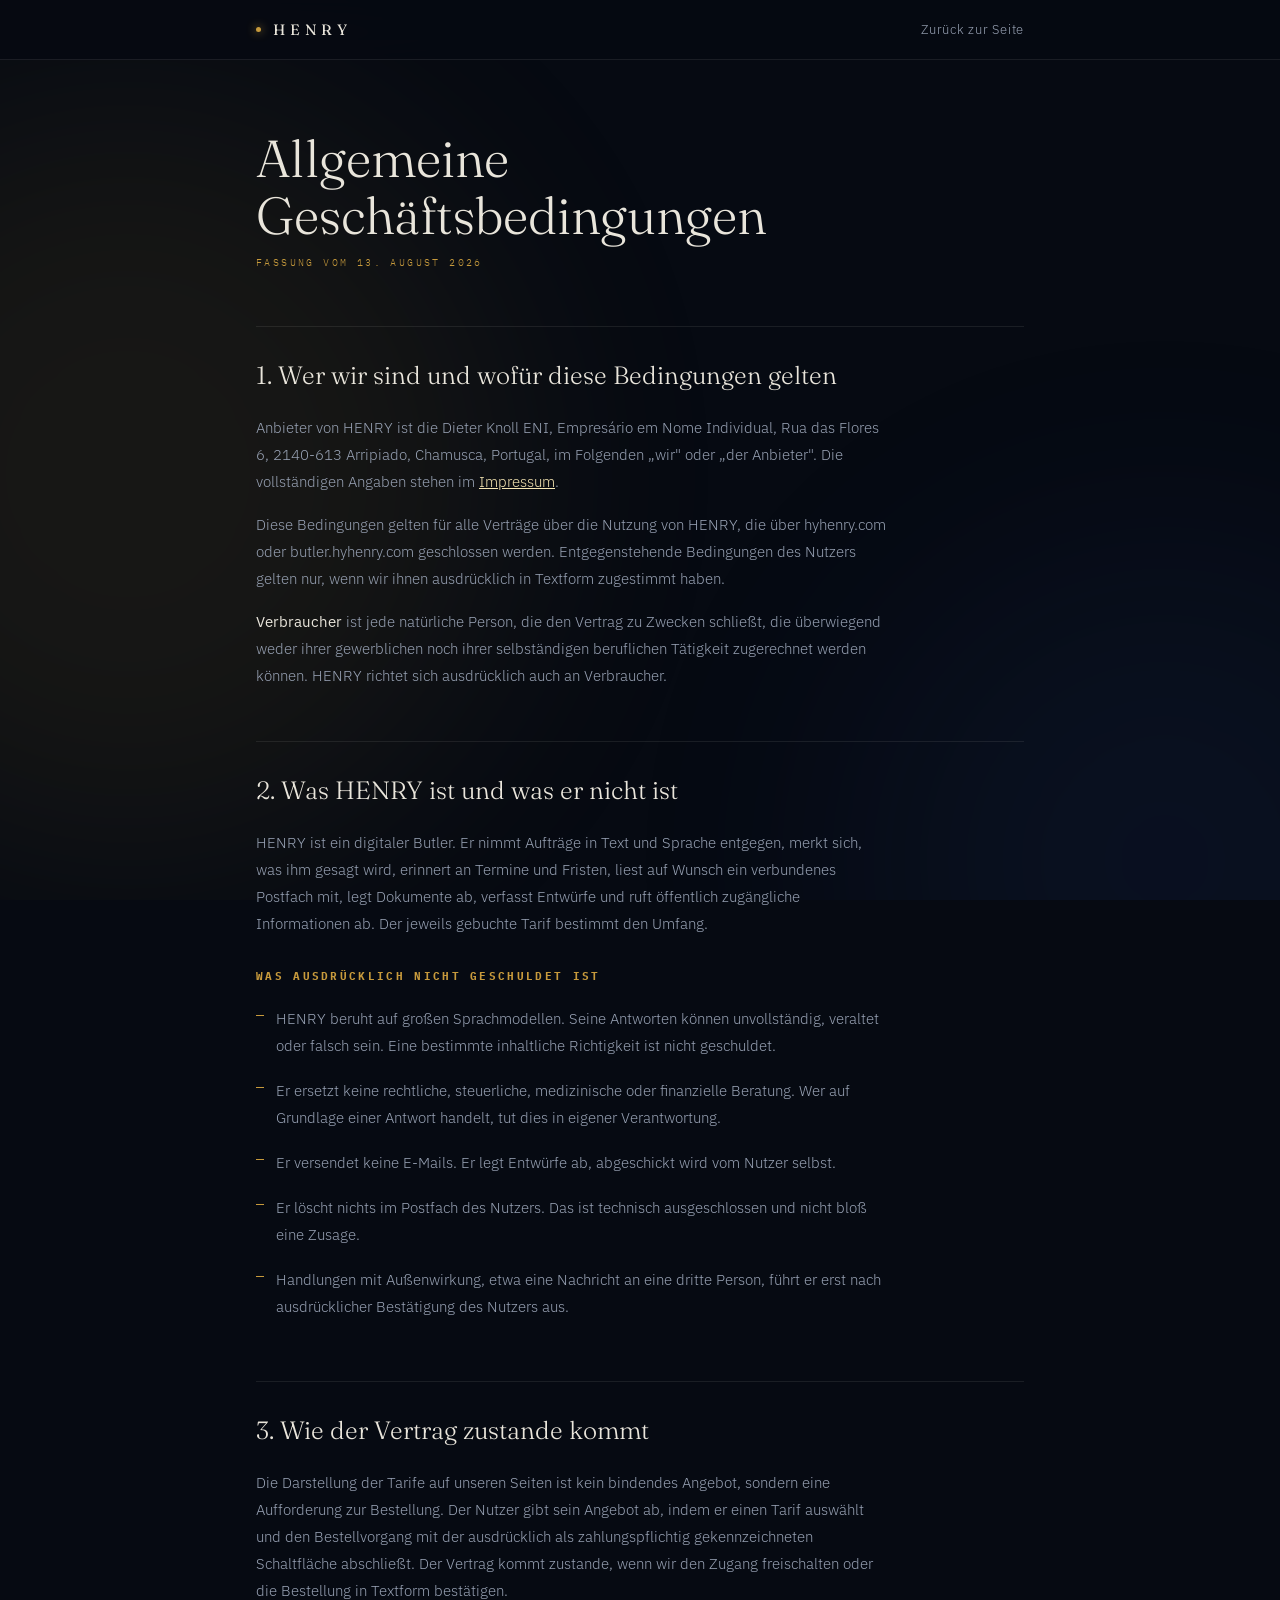
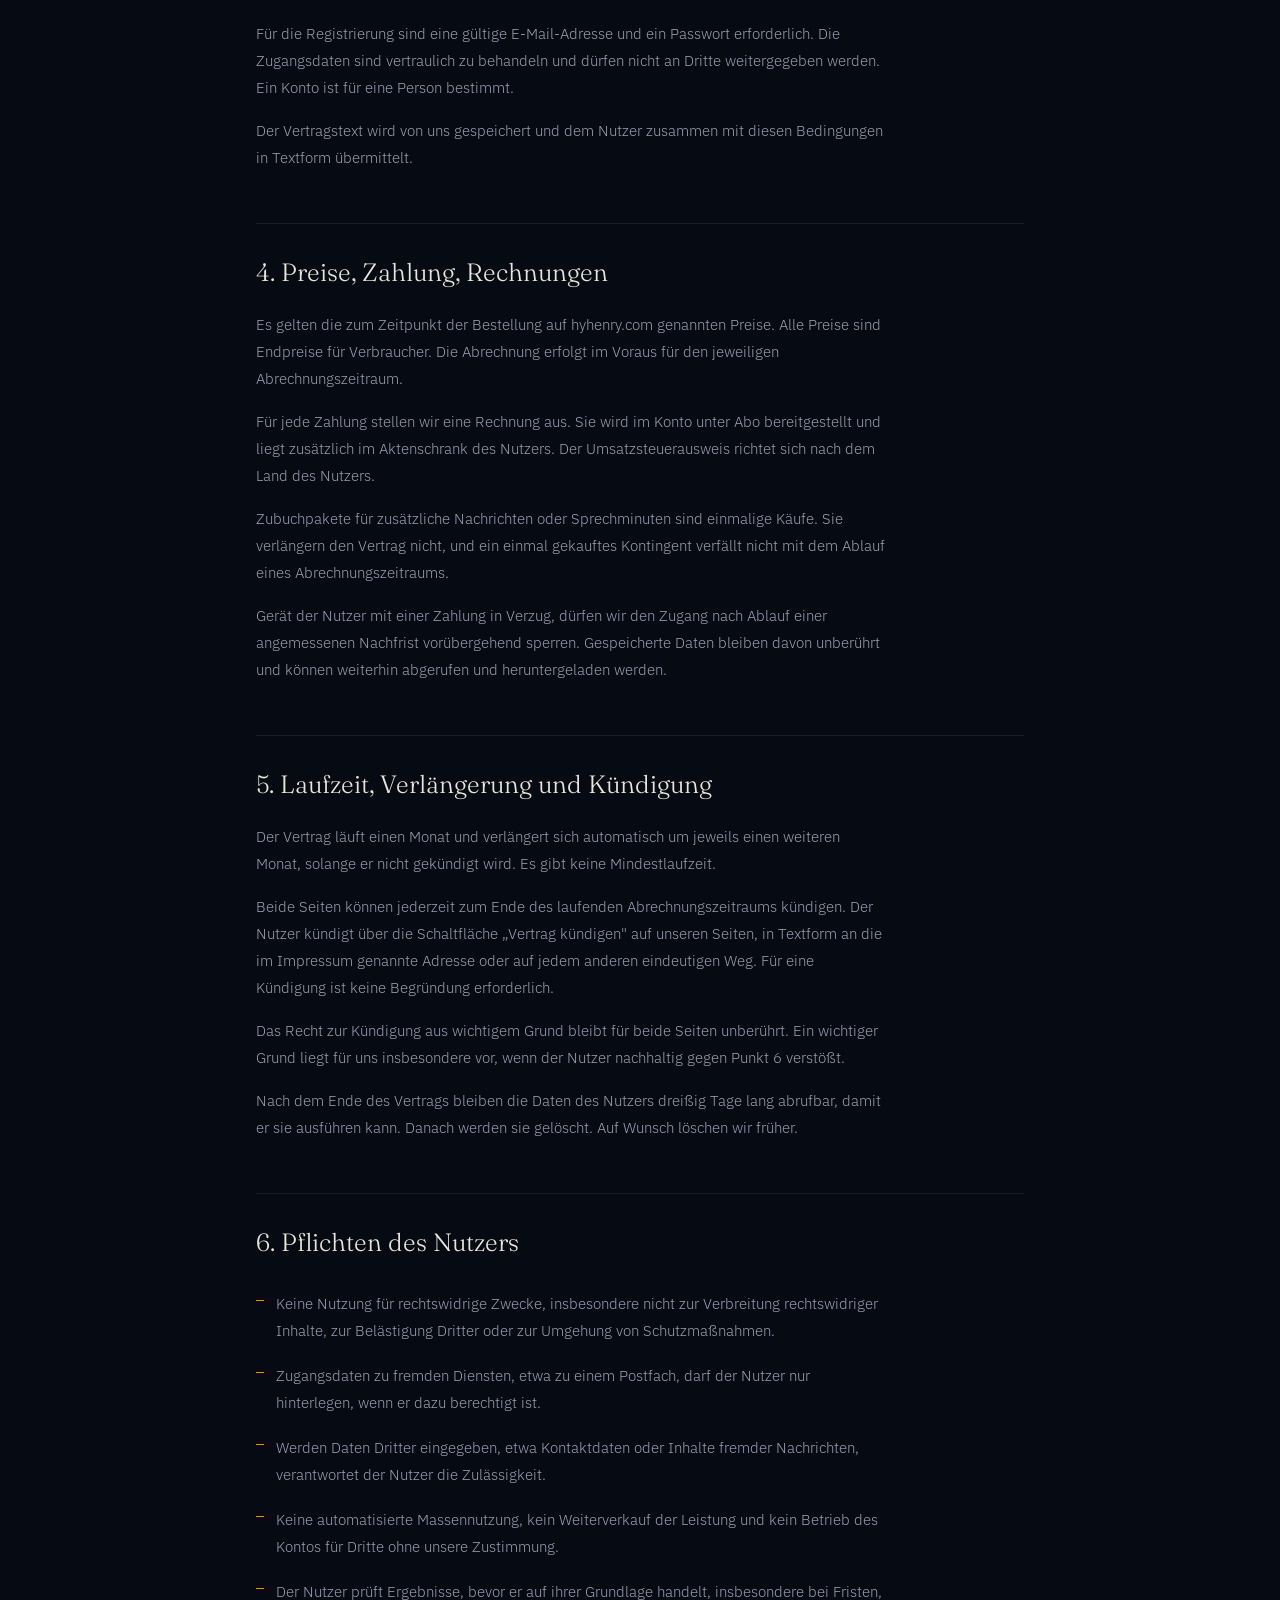
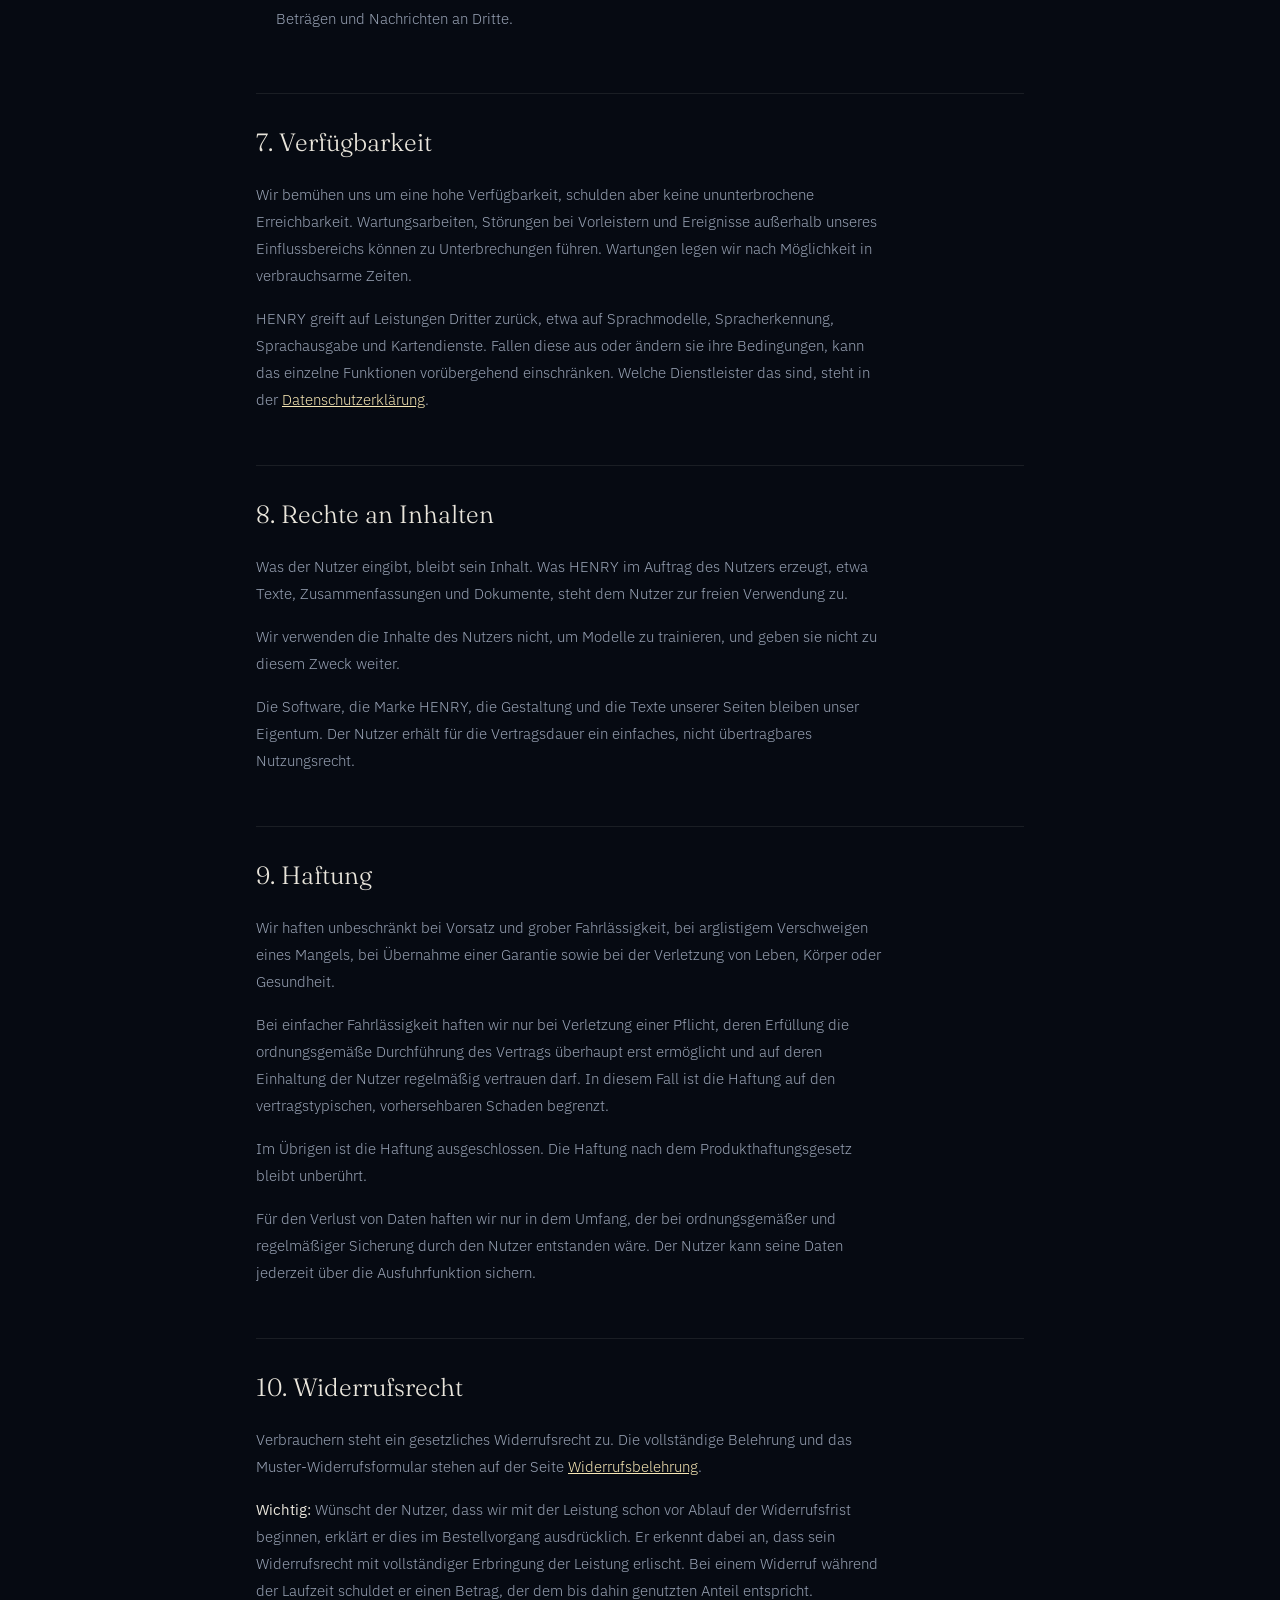
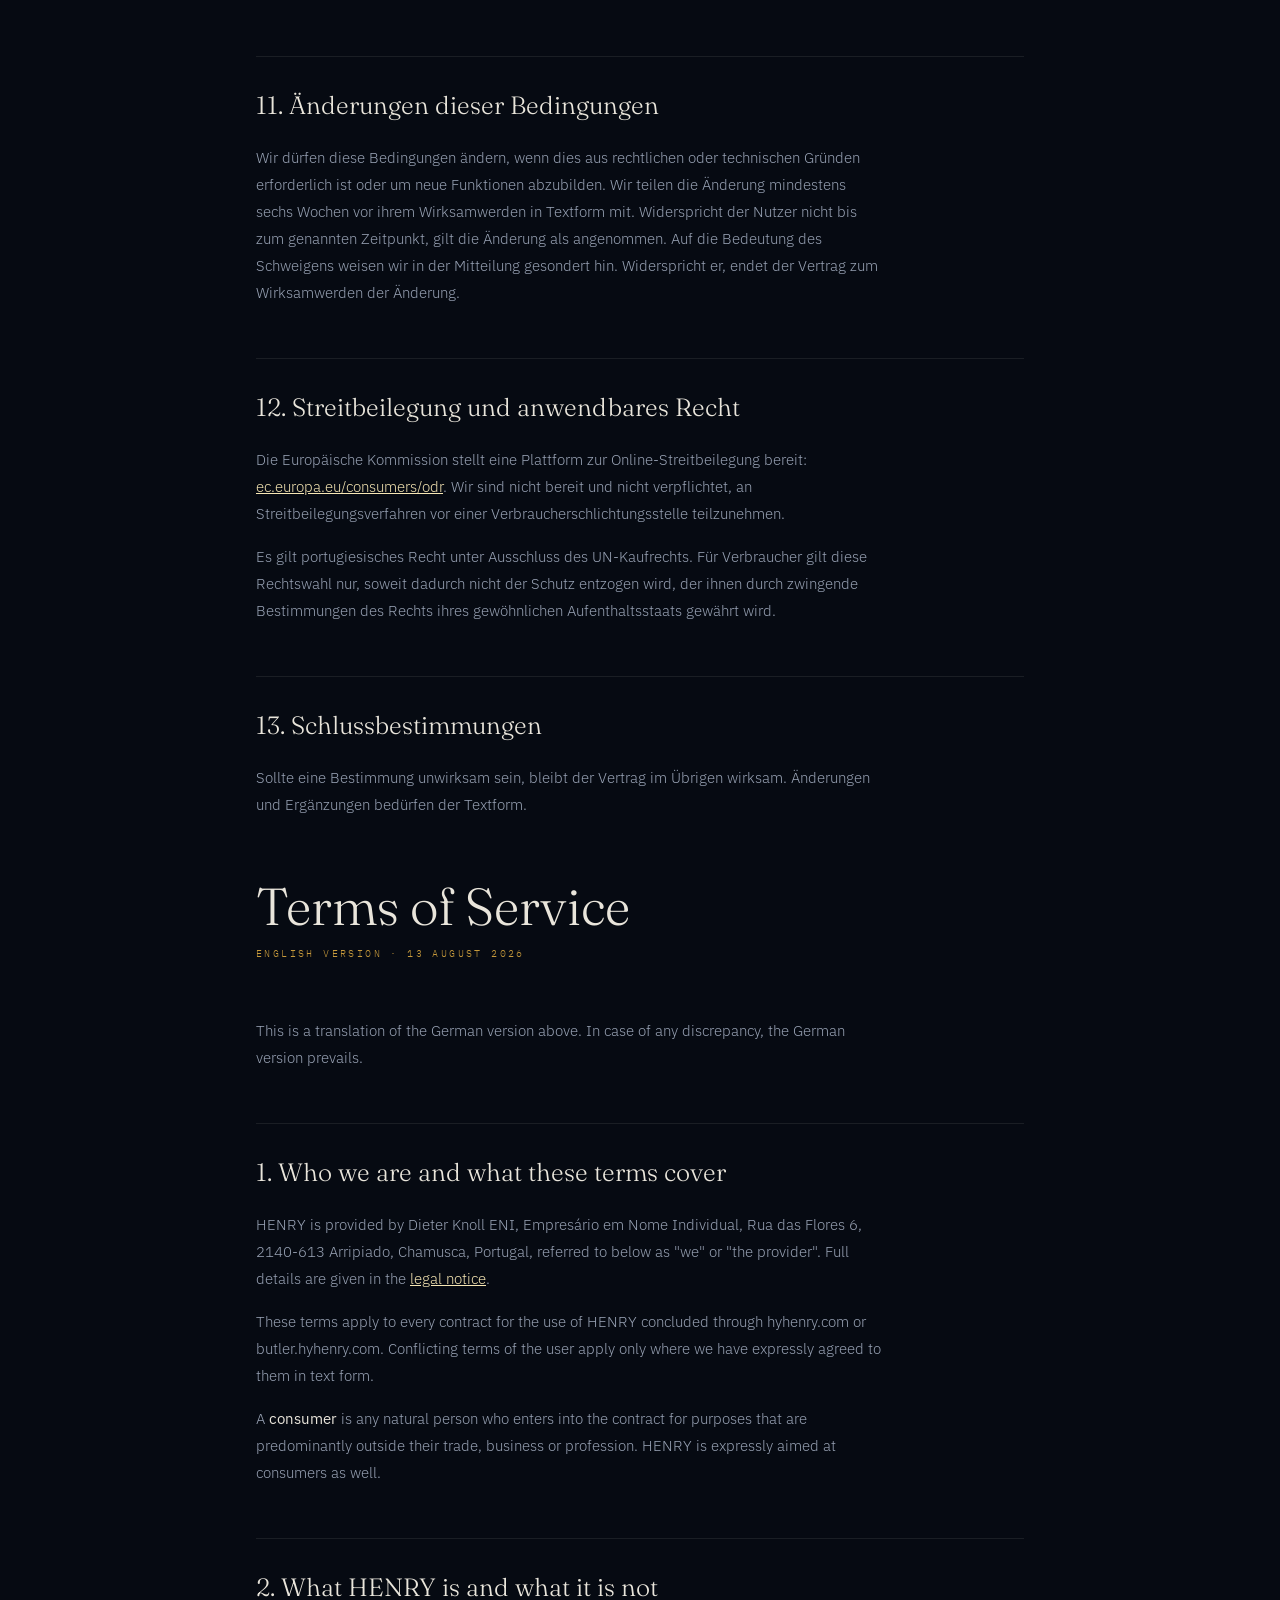
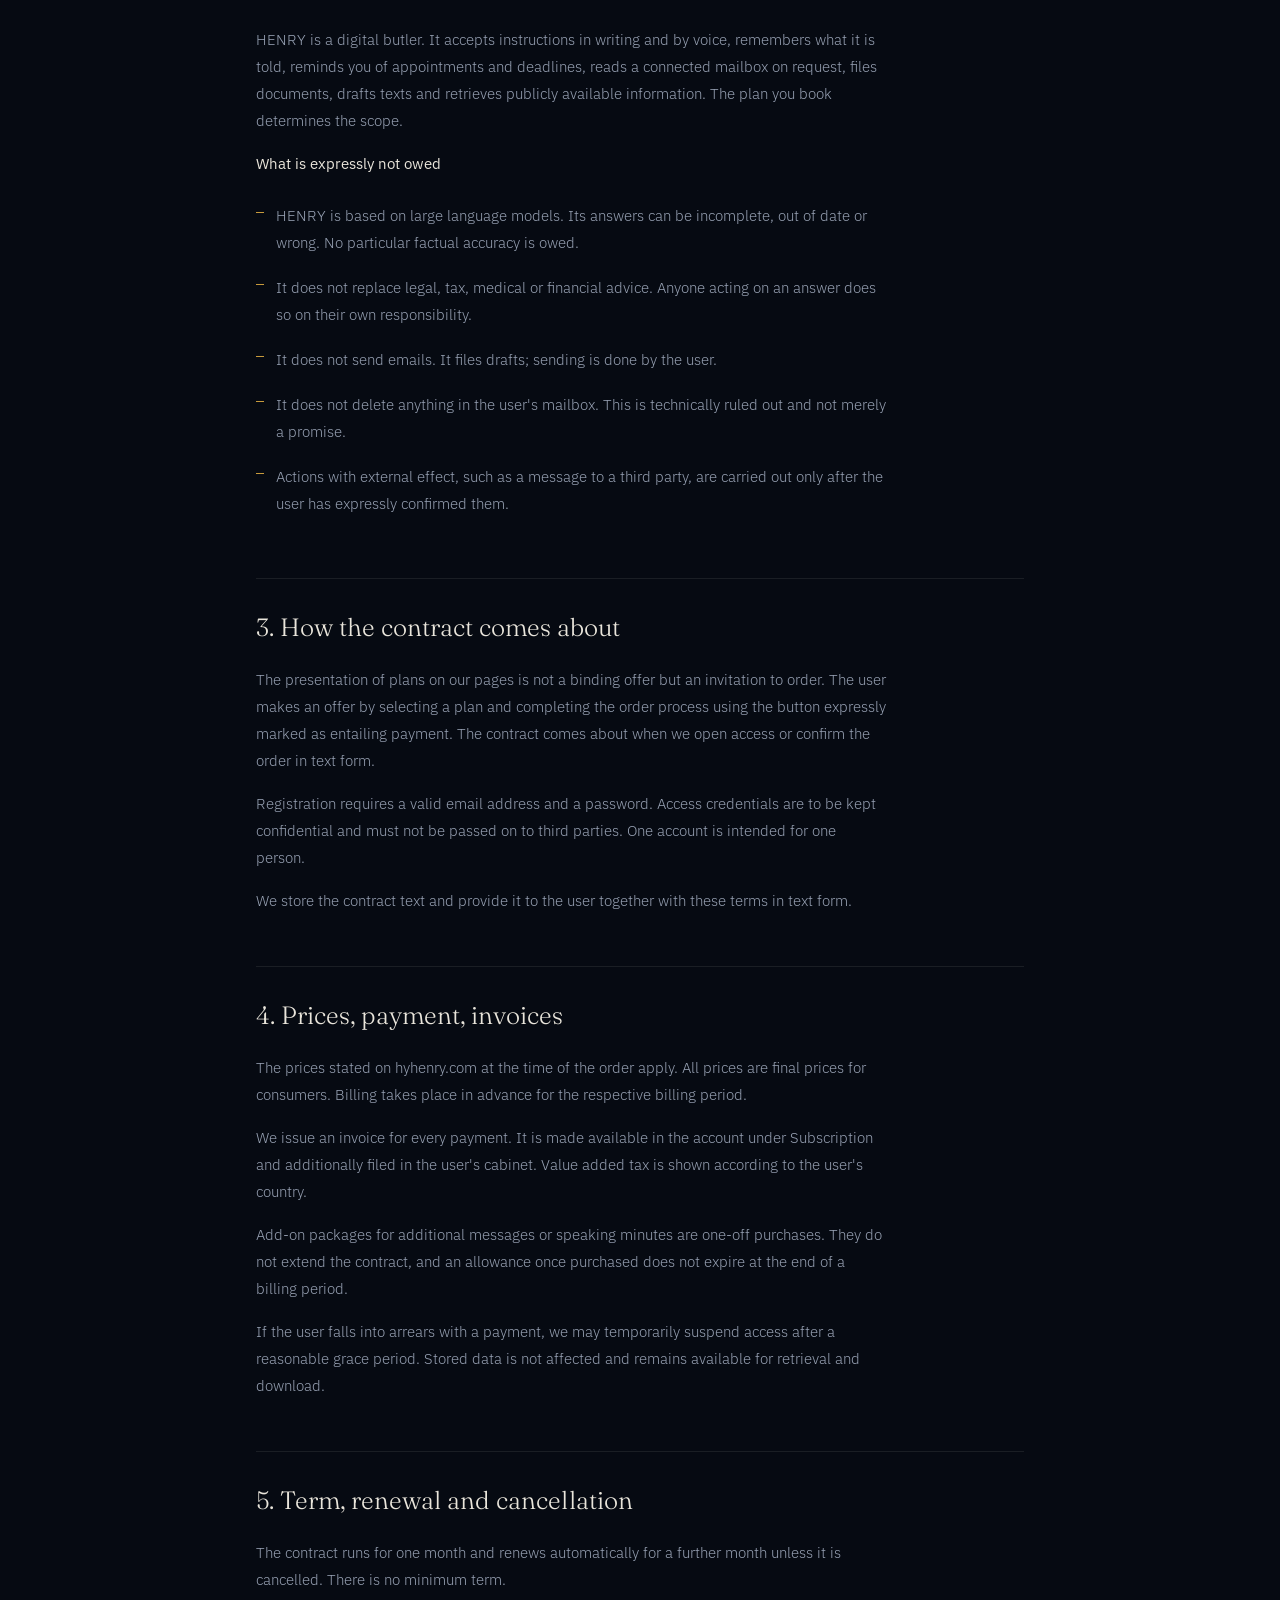
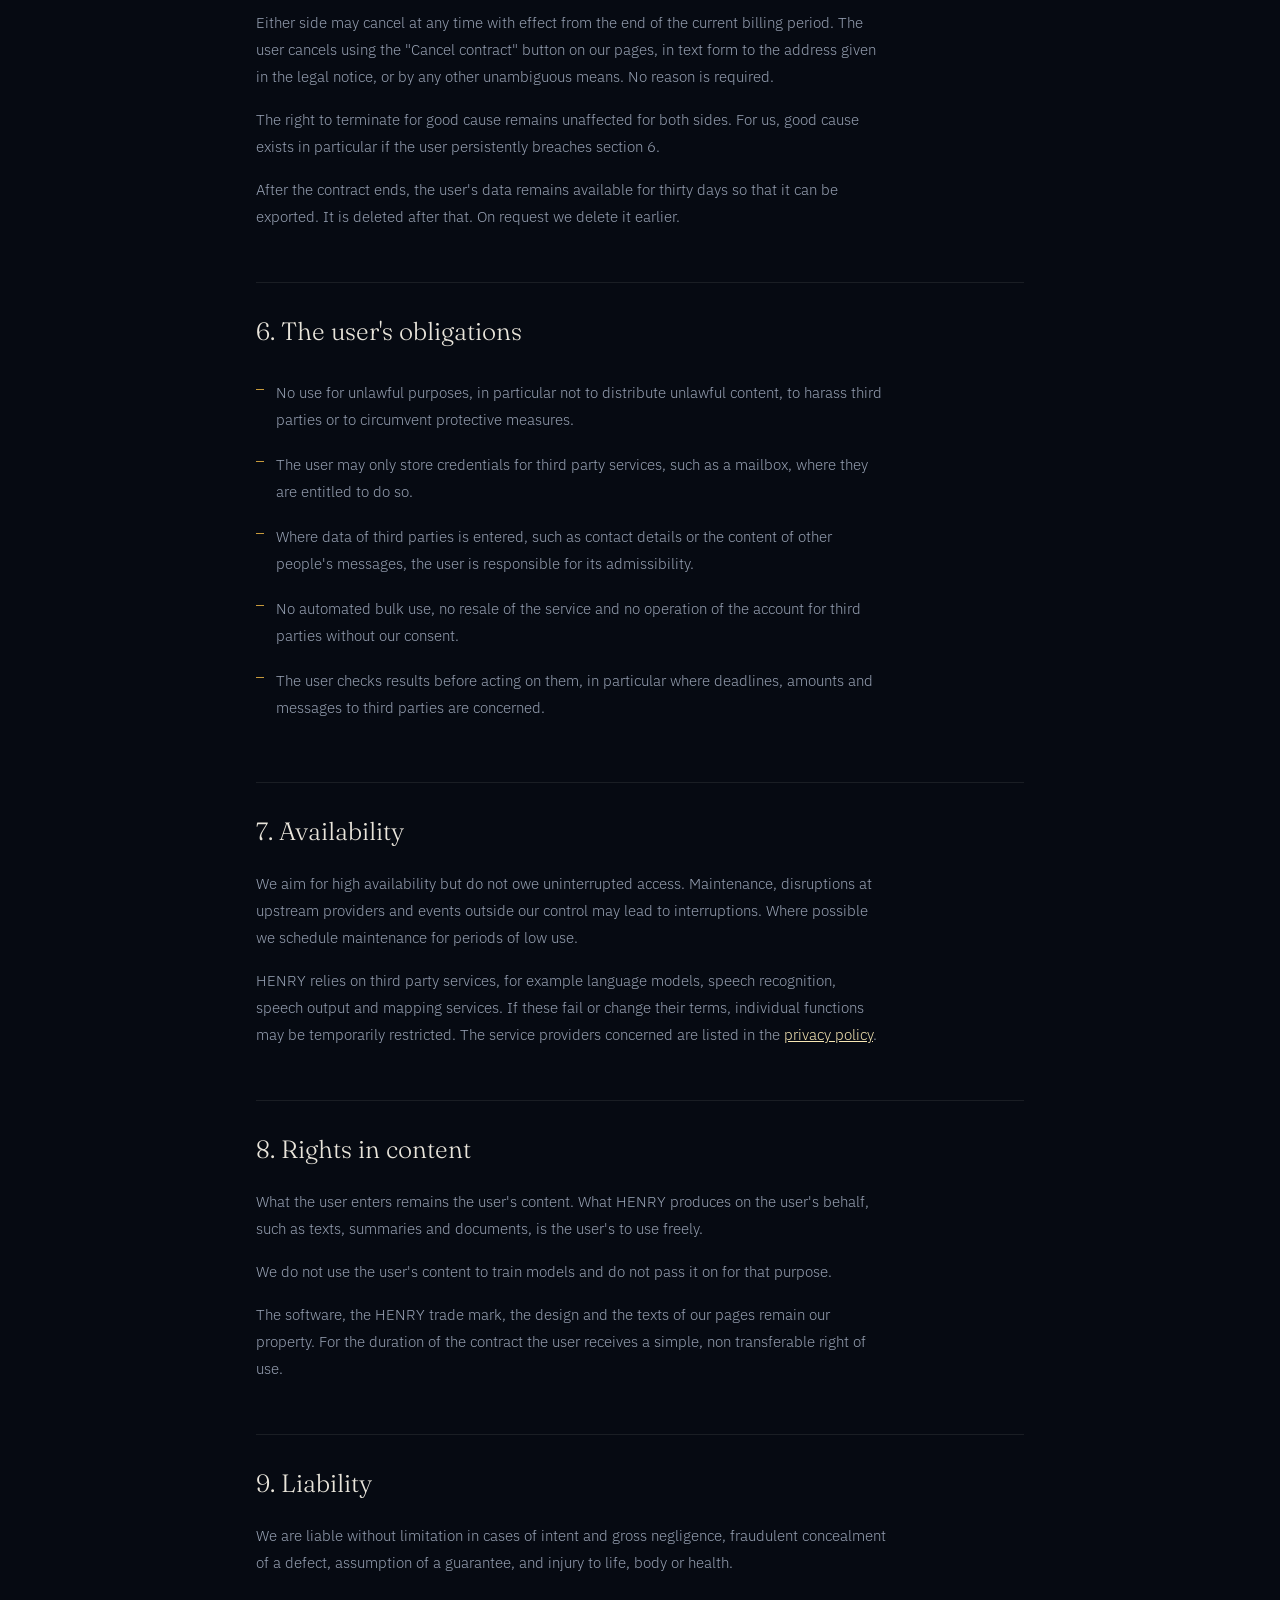
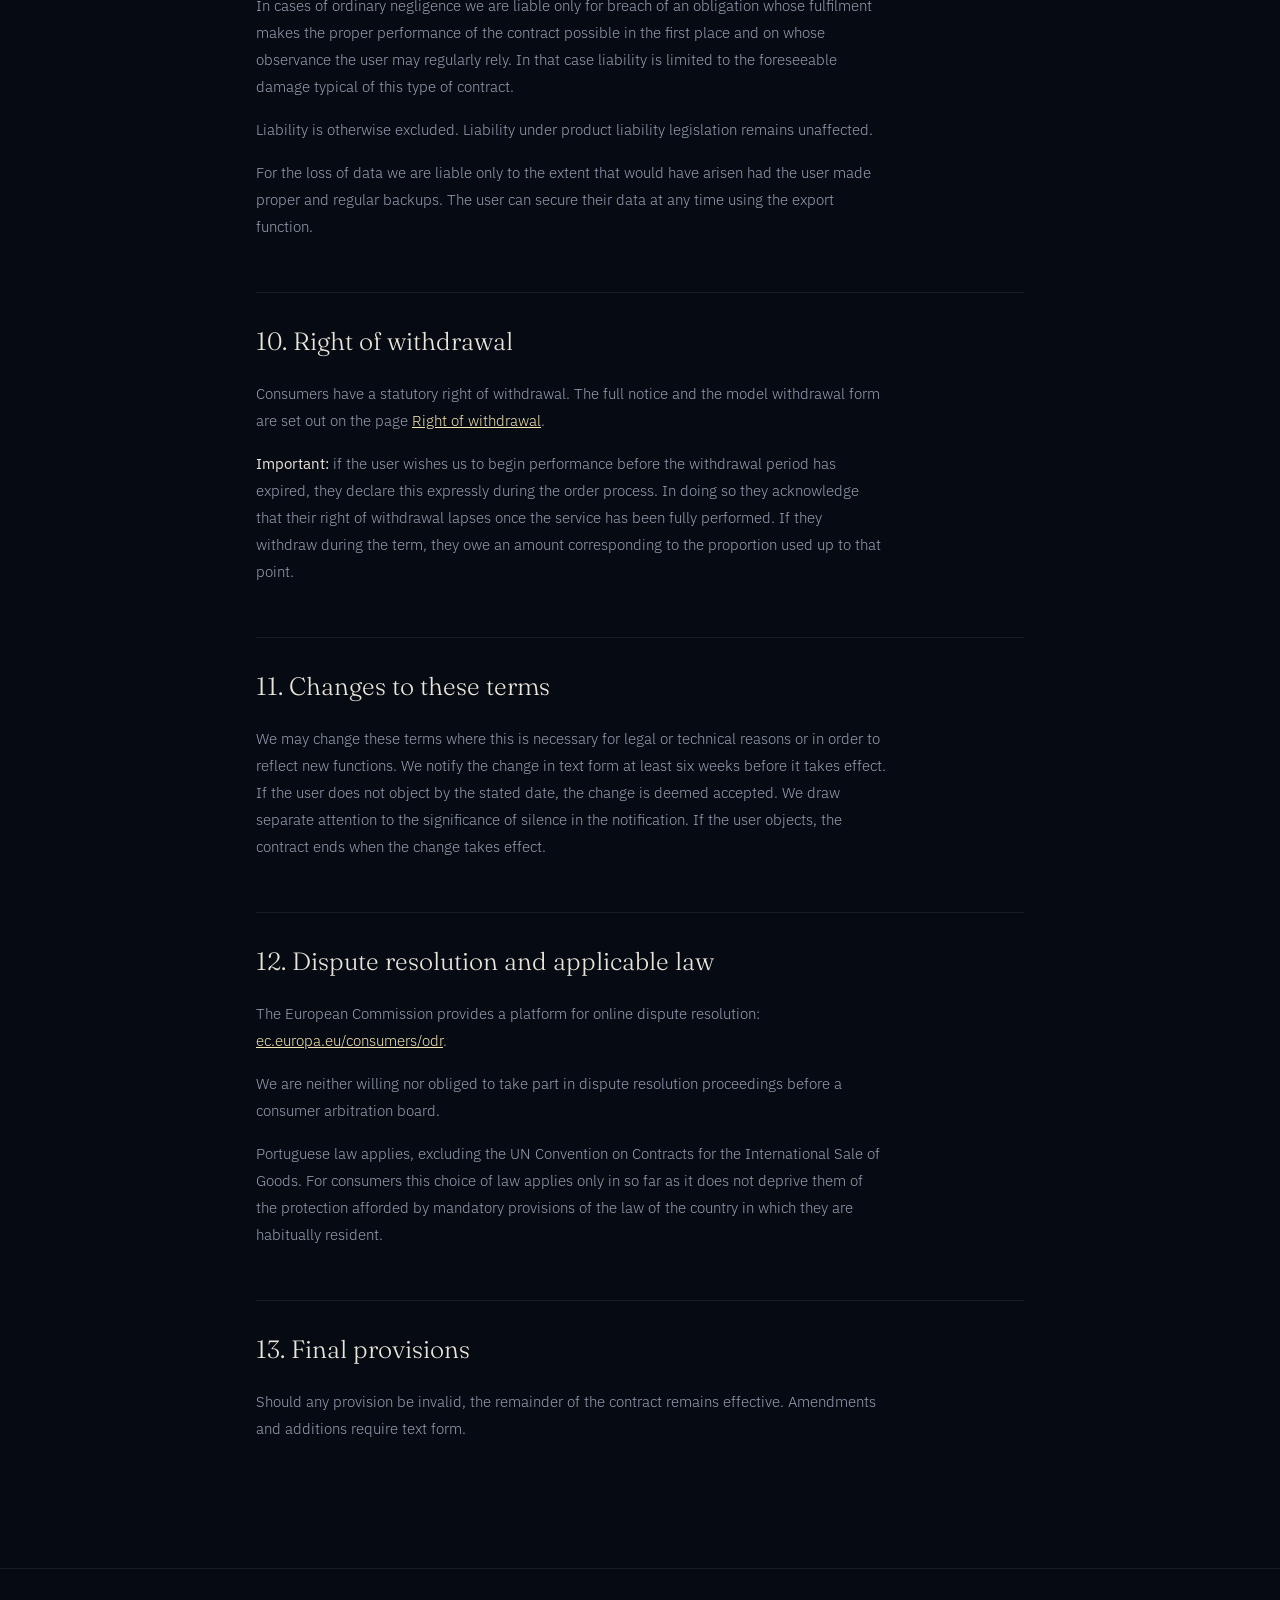
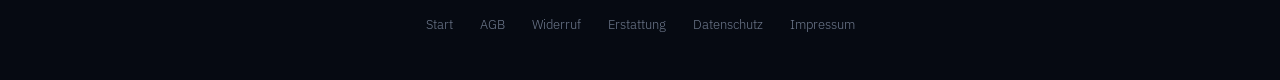
<file: agb.html>
<!DOCTYPE html>
<html lang="de">
<head>
<meta charset="utf-8">
<meta name="viewport" content="width=device-width,initial-scale=1">
<title>Allgemeine Geschäftsbedingungen · HENRY</title>
<meta name="robots" content="index,follow">
<link rel="preconnect" href="https://fonts.googleapis.com">
<link rel="preconnect" href="https://fonts.gstatic.com" crossorigin>
<link href="https://fonts.googleapis.com/css2?family=Fraunces:opsz,wght@9..144,300&family=IBM+Plex+Mono:wght@400&family=IBM+Plex+Sans:wght@300;400&display=swap" rel="stylesheet">
<link rel="stylesheet" href="recht.css">
</head>
<body>
<div class="aurora"><b></b><b></b></div>

<nav><div class="in">
  <span class="dot"></span><span class="mk">HENRY</span>
  <a href="index.html">Zurück zur Seite</a>
</div></nav>

<main>
  <h1>Allgemeine Geschäftsbedingungen</h1>
  <p class="stand">Fassung vom 13. August 2026</p>

  <!-- INTERNER HINWEIS, BEWUSST NICHT MEHR SICHTBAR.
       Hier stand fuer jeden Besucher lesbar "Vor der Veroeffentlichung
       anwaltlich pruefen lassen". Auf einer oeffentlichen Rechtsseite
       sagt dieser Satz jedem Kunden und jedem Pruefer, dass der Text
       ungeprueft ist. Der Hinweis bleibt hier im Quelltext erhalten,
       damit er nicht vergessen wird:

       Dieser Text ist sorgfaeltig auf HENRY zugeschnitten, ersetzt aber
       keine Rechtsberatung. Besonders die Punkte 4, 5 und 10 haengen an
       der steuerlichen Einordnung und an der Frage, ob an Verbraucher
       oder an Unternehmer verkauft wird. Vor dem ersten Verkauf
       anwaltlich pruefen lassen. -->

  <h2>1. Wer wir sind und wofür diese Bedingungen gelten</h2>
  <p>Anbieter von HENRY ist die Dieter Knoll ENI, Empresário em Nome Individual, Rua das
  Flores 6, 2140-613 Arripiado, Chamusca, Portugal, im Folgenden „wir" oder „der Anbieter".
  Die vollständigen Angaben stehen im <a href="impressum.html">Impressum</a>.</p>
  <p>Diese Bedingungen gelten für alle Verträge über die Nutzung von HENRY, die über
  hyhenry.com oder butler.hyhenry.com geschlossen werden. Entgegenstehende Bedingungen des
  Nutzers gelten nur, wenn wir ihnen ausdrücklich in Textform zugestimmt haben.</p>
  <p><strong>Verbraucher</strong> ist jede natürliche Person, die den Vertrag zu Zwecken
  schließt, die überwiegend weder ihrer gewerblichen noch ihrer selbständigen beruflichen
  Tätigkeit zugerechnet werden können. HENRY richtet sich ausdrücklich auch an Verbraucher.</p>

  <h2>2. Was HENRY ist und was er nicht ist</h2>
  <p>HENRY ist ein digitaler Butler. Er nimmt Aufträge in Text und Sprache entgegen, merkt
  sich, was ihm gesagt wird, erinnert an Termine und Fristen, liest auf Wunsch ein verbundenes
  Postfach mit, legt Dokumente ab, verfasst Entwürfe und ruft öffentlich zugängliche
  Informationen ab. Der jeweils gebuchte Tarif bestimmt den Umfang.</p>
  <h3>Was ausdrücklich nicht geschuldet ist</h3>
  <ul>
    <li>HENRY beruht auf großen Sprachmodellen. Seine Antworten können unvollständig,
    veraltet oder falsch sein. Eine bestimmte inhaltliche Richtigkeit ist nicht geschuldet.</li>
    <li>Er ersetzt keine rechtliche, steuerliche, medizinische oder finanzielle Beratung. Wer
    auf Grundlage einer Antwort handelt, tut dies in eigener Verantwortung.</li>
    <li>Er versendet keine E-Mails. Er legt Entwürfe ab, abgeschickt wird vom Nutzer selbst.</li>
    <li>Er löscht nichts im Postfach des Nutzers. Das ist technisch ausgeschlossen und nicht
    bloß eine Zusage.</li>
    <li>Handlungen mit Außenwirkung, etwa eine Nachricht an eine dritte Person, führt er erst
    nach ausdrücklicher Bestätigung des Nutzers aus.</li>
  </ul>

  <h2>3. Wie der Vertrag zustande kommt</h2>
  <p>Die Darstellung der Tarife auf unseren Seiten ist kein bindendes Angebot, sondern eine
  Aufforderung zur Bestellung. Der Nutzer gibt sein Angebot ab, indem er einen Tarif auswählt
  und den Bestellvorgang mit der ausdrücklich als zahlungspflichtig gekennzeichneten
  Schaltfläche abschließt. Der Vertrag kommt zustande, wenn wir den Zugang freischalten oder
  die Bestellung in Textform bestätigen.</p>
  <p>Für die Registrierung sind eine gültige E-Mail-Adresse und ein Passwort erforderlich. Die
  Zugangsdaten sind vertraulich zu behandeln und dürfen nicht an Dritte weitergegeben werden.
  Ein Konto ist für eine Person bestimmt.</p>
  <p>Der Vertragstext wird von uns gespeichert und dem Nutzer zusammen mit diesen Bedingungen
  in Textform übermittelt.</p>

  <h2>4. Preise, Zahlung, Rechnungen</h2>
  <p>Es gelten die zum Zeitpunkt der Bestellung auf hyhenry.com genannten Preise. Alle Preise
  sind Endpreise für Verbraucher. Die Abrechnung erfolgt im Voraus für den jeweiligen
  Abrechnungszeitraum.</p>
  <p>Für jede Zahlung stellen wir eine Rechnung aus. Sie wird im Konto unter Abo bereitgestellt
  und liegt zusätzlich im Aktenschrank des Nutzers. Der Umsatzsteuerausweis richtet sich nach
  dem Land des Nutzers.</p>
  <p>Zubuchpakete für zusätzliche Nachrichten oder Sprechminuten sind einmalige Käufe. Sie
  verlängern den Vertrag nicht, und ein einmal gekauftes Kontingent verfällt nicht mit dem
  Ablauf eines Abrechnungszeitraums.</p>
  <p>Gerät der Nutzer mit einer Zahlung in Verzug, dürfen wir den Zugang nach Ablauf einer
  angemessenen Nachfrist vorübergehend sperren. Gespeicherte Daten bleiben davon unberührt und
  können weiterhin abgerufen und heruntergeladen werden.</p>

  <h2>5. Laufzeit, Verlängerung und Kündigung</h2>
  <p>Der Vertrag läuft einen Monat und verlängert sich automatisch um jeweils einen weiteren
  Monat, solange er nicht gekündigt wird. Es gibt keine Mindestlaufzeit.</p>
  <p>Beide Seiten können jederzeit zum Ende des laufenden Abrechnungszeitraums kündigen. Der
  Nutzer kündigt über die Schaltfläche „Vertrag kündigen" auf unseren Seiten, in Textform an
  die im Impressum genannte Adresse oder auf jedem anderen eindeutigen Weg. Für eine Kündigung
  ist keine Begründung erforderlich.</p>
  <p>Das Recht zur Kündigung aus wichtigem Grund bleibt für beide Seiten unberührt. Ein
  wichtiger Grund liegt für uns insbesondere vor, wenn der Nutzer nachhaltig gegen Punkt 6
  verstößt.</p>
  <p>Nach dem Ende des Vertrags bleiben die Daten des Nutzers dreißig Tage lang abrufbar,
  damit er sie ausführen kann. Danach werden sie gelöscht. Auf Wunsch löschen wir früher.</p>

  <h2>6. Pflichten des Nutzers</h2>
  <ul>
    <li>Keine Nutzung für rechtswidrige Zwecke, insbesondere nicht zur Verbreitung
    rechtswidriger Inhalte, zur Belästigung Dritter oder zur Umgehung von Schutzmaßnahmen.</li>
    <li>Zugangsdaten zu fremden Diensten, etwa zu einem Postfach, darf der Nutzer nur
    hinterlegen, wenn er dazu berechtigt ist.</li>
    <li>Werden Daten Dritter eingegeben, etwa Kontaktdaten oder Inhalte fremder Nachrichten,
    verantwortet der Nutzer die Zulässigkeit.</li>
    <li>Keine automatisierte Massennutzung, kein Weiterverkauf der Leistung und kein Betrieb
    des Kontos für Dritte ohne unsere Zustimmung.</li>
    <li>Der Nutzer prüft Ergebnisse, bevor er auf ihrer Grundlage handelt, insbesondere bei
    Fristen, Beträgen und Nachrichten an Dritte.</li>
  </ul>

  <h2>7. Verfügbarkeit</h2>
  <p>Wir bemühen uns um eine hohe Verfügbarkeit, schulden aber keine ununterbrochene
  Erreichbarkeit. Wartungsarbeiten, Störungen bei Vorleistern und Ereignisse außerhalb unseres
  Einflussbereichs können zu Unterbrechungen führen. Wartungen legen wir nach Möglichkeit in
  verbrauchsarme Zeiten.</p>
  <p>HENRY greift auf Leistungen Dritter zurück, etwa auf Sprachmodelle, Spracherkennung,
  Sprachausgabe und Kartendienste. Fallen diese aus oder ändern sie ihre Bedingungen, kann das
  einzelne Funktionen vorübergehend einschränken. Welche Dienstleister das sind, steht in der
  <a href="datenschutz.html">Datenschutzerklärung</a>.</p>

  <h2>8. Rechte an Inhalten</h2>
  <p>Was der Nutzer eingibt, bleibt sein Inhalt. Was HENRY im Auftrag des Nutzers erzeugt,
  etwa Texte, Zusammenfassungen und Dokumente, steht dem Nutzer zur freien Verwendung zu.</p>
  <p>Wir verwenden die Inhalte des Nutzers nicht, um Modelle zu trainieren, und geben sie nicht
  zu diesem Zweck weiter.</p>
  <p>Die Software, die Marke HENRY, die Gestaltung und die Texte unserer Seiten bleiben unser
  Eigentum. Der Nutzer erhält für die Vertragsdauer ein einfaches, nicht übertragbares
  Nutzungsrecht.</p>

  <h2>9. Haftung</h2>
  <p>Wir haften unbeschränkt bei Vorsatz und grober Fahrlässigkeit, bei arglistigem
  Verschweigen eines Mangels, bei Übernahme einer Garantie sowie bei der Verletzung von Leben,
  Körper oder Gesundheit.</p>
  <p>Bei einfacher Fahrlässigkeit haften wir nur bei Verletzung einer Pflicht, deren Erfüllung
  die ordnungsgemäße Durchführung des Vertrags überhaupt erst ermöglicht und auf deren
  Einhaltung der Nutzer regelmäßig vertrauen darf. In diesem Fall ist die Haftung auf den
  vertragstypischen, vorhersehbaren Schaden begrenzt.</p>
  <p>Im Übrigen ist die Haftung ausgeschlossen. Die Haftung nach dem Produkthaftungsgesetz
  bleibt unberührt.</p>
  <p>Für den Verlust von Daten haften wir nur in dem Umfang, der bei ordnungsgemäßer und
  regelmäßiger Sicherung durch den Nutzer entstanden wäre. Der Nutzer kann seine Daten
  jederzeit über die Ausfuhrfunktion sichern.</p>

  <h2>10. Widerrufsrecht</h2>
  <p>Verbrauchern steht ein gesetzliches Widerrufsrecht zu. Die vollständige Belehrung und das
  Muster-Widerrufsformular stehen auf der Seite
  <a href="widerruf.html">Widerrufsbelehrung</a>.</p>
  <p><strong>Wichtig:</strong> Wünscht der Nutzer, dass wir mit der Leistung schon vor Ablauf
  der Widerrufsfrist beginnen, erklärt er dies im Bestellvorgang ausdrücklich. Er erkennt
  dabei an, dass sein Widerrufsrecht mit vollständiger Erbringung der Leistung erlischt. Bei
  einem Widerruf während der Laufzeit schuldet er einen Betrag, der dem bis dahin genutzten
  Anteil entspricht.</p>

  <h2>11. Änderungen dieser Bedingungen</h2>
  <p>Wir dürfen diese Bedingungen ändern, wenn dies aus rechtlichen oder technischen Gründen
  erforderlich ist oder um neue Funktionen abzubilden. Wir teilen die Änderung mindestens
  sechs Wochen vor ihrem Wirksamwerden in Textform mit. Widerspricht der Nutzer nicht bis zum
  genannten Zeitpunkt, gilt die Änderung als angenommen. Auf die Bedeutung des Schweigens
  weisen wir in der Mitteilung gesondert hin. Widerspricht er, endet der Vertrag zum
  Wirksamwerden der Änderung.</p>

  <h2>12. Streitbeilegung und anwendbares Recht</h2>
  <p>Die Europäische Kommission stellt eine Plattform zur Online-Streitbeilegung bereit:
  <a href="https://ec.europa.eu/consumers/odr" target="_blank" rel="noopener">ec.europa.eu/consumers/odr</a>.
  Wir sind nicht bereit und nicht verpflichtet, an Streitbeilegungsverfahren vor einer
  Verbraucherschlichtungsstelle teilzunehmen.</p>
  <p>Es gilt portugiesisches Recht unter Ausschluss des UN-Kaufrechts. Für Verbraucher gilt
  diese Rechtswahl nur, soweit dadurch nicht der Schutz entzogen wird, der ihnen durch
  zwingende Bestimmungen des Rechts ihres gewöhnlichen Aufenthaltsstaats gewährt wird.</p>

  <h2>13. Schlussbestimmungen</h2>
  <p>Sollte eine Bestimmung unwirksam sein, bleibt der Vertrag im Übrigen wirksam. Änderungen
  und Ergänzungen bedürfen der Textform.</p>

  <h1 style="margin-top:60px">Terms of Service</h1>
  <p class="stand">English version &middot; 13 August 2026</p>
  <p>This is a translation of the German version above. In case of any discrepancy, the
  German version prevails.</p>

  <h2>1. Who we are and what these terms cover</h2>
  <p>HENRY is provided by Dieter Knoll ENI, Empres&aacute;rio em Nome Individual, Rua das
  Flores 6, 2140-613 Arripiado, Chamusca, Portugal, referred to below as "we" or "the
  provider". Full details are given in the <a href="impressum.html">legal notice</a>.</p>
  <p>These terms apply to every contract for the use of HENRY concluded through
  hyhenry.com or butler.hyhenry.com. Conflicting terms of the user apply only where we have
  expressly agreed to them in text form.</p>
  <p>A <strong>consumer</strong> is any natural person who enters into the contract for
  purposes that are predominantly outside their trade, business or profession. HENRY is
  expressly aimed at consumers as well.</p>

  <h2>2. What HENRY is and what it is not</h2>
  <p>HENRY is a digital butler. It accepts instructions in writing and by voice, remembers
  what it is told, reminds you of appointments and deadlines, reads a connected mailbox on
  request, files documents, drafts texts and retrieves publicly available information. The
  plan you book determines the scope.</p>
  <p><strong>What is expressly not owed</strong></p>
  <ul>
    <li>HENRY is based on large language models. Its answers can be incomplete, out of date
    or wrong. No particular factual accuracy is owed.</li>
    <li>It does not replace legal, tax, medical or financial advice. Anyone acting on an
    answer does so on their own responsibility.</li>
    <li>It does not send emails. It files drafts; sending is done by the user.</li>
    <li>It does not delete anything in the user's mailbox. This is technically ruled out and
    not merely a promise.</li>
    <li>Actions with external effect, such as a message to a third party, are carried out
    only after the user has expressly confirmed them.</li>
  </ul>

  <h2>3. How the contract comes about</h2>
  <p>The presentation of plans on our pages is not a binding offer but an invitation to
  order. The user makes an offer by selecting a plan and completing the order process using
  the button expressly marked as entailing payment. The contract comes about when we open
  access or confirm the order in text form.</p>
  <p>Registration requires a valid email address and a password. Access credentials are to
  be kept confidential and must not be passed on to third parties. One account is intended
  for one person.</p>
  <p>We store the contract text and provide it to the user together with these terms in text
  form.</p>

  <h2>4. Prices, payment, invoices</h2>
  <p>The prices stated on hyhenry.com at the time of the order apply. All prices are final
  prices for consumers. Billing takes place in advance for the respective billing period.</p>
  <p>We issue an invoice for every payment. It is made available in the account under
  Subscription and additionally filed in the user's cabinet. Value added tax is shown
  according to the user's country.</p>
  <p>Add-on packages for additional messages or speaking minutes are one-off purchases. They
  do not extend the contract, and an allowance once purchased does not expire at the end of
  a billing period.</p>
  <p>If the user falls into arrears with a payment, we may temporarily suspend access after
  a reasonable grace period. Stored data is not affected and remains available for retrieval
  and download.</p>

  <h2>5. Term, renewal and cancellation</h2>
  <p>The contract runs for one month and renews automatically for a further month unless it
  is cancelled. There is no minimum term.</p>
  <p>Either side may cancel at any time with effect from the end of the current billing
  period. The user cancels using the "Cancel contract" button on our pages, in text form to
  the address given in the legal notice, or by any other unambiguous means. No reason is
  required.</p>
  <p>The right to terminate for good cause remains unaffected for both sides. For us, good
  cause exists in particular if the user persistently breaches section 6.</p>
  <p>After the contract ends, the user's data remains available for thirty days so that it
  can be exported. It is deleted after that. On request we delete it earlier.</p>

  <h2>6. The user's obligations</h2>
  <ul>
    <li>No use for unlawful purposes, in particular not to distribute unlawful content, to
    harass third parties or to circumvent protective measures.</li>
    <li>The user may only store credentials for third party services, such as a mailbox,
    where they are entitled to do so.</li>
    <li>Where data of third parties is entered, such as contact details or the content of
    other people's messages, the user is responsible for its admissibility.</li>
    <li>No automated bulk use, no resale of the service and no operation of the account for
    third parties without our consent.</li>
    <li>The user checks results before acting on them, in particular where deadlines,
    amounts and messages to third parties are concerned.</li>
  </ul>

  <h2>7. Availability</h2>
  <p>We aim for high availability but do not owe uninterrupted access. Maintenance,
  disruptions at upstream providers and events outside our control may lead to
  interruptions. Where possible we schedule maintenance for periods of low use.</p>
  <p>HENRY relies on third party services, for example language models, speech recognition,
  speech output and mapping services. If these fail or change their terms, individual
  functions may be temporarily restricted. The service providers concerned are listed in the
  <a href="datenschutz.html">privacy policy</a>.</p>

  <h2>8. Rights in content</h2>
  <p>What the user enters remains the user's content. What HENRY produces on the user's
  behalf, such as texts, summaries and documents, is the user's to use freely.</p>
  <p>We do not use the user's content to train models and do not pass it on for that
  purpose.</p>
  <p>The software, the HENRY trade mark, the design and the texts of our pages remain our
  property. For the duration of the contract the user receives a simple, non transferable
  right of use.</p>

  <h2>9. Liability</h2>
  <p>We are liable without limitation in cases of intent and gross negligence, fraudulent
  concealment of a defect, assumption of a guarantee, and injury to life, body or health.</p>
  <p>In cases of ordinary negligence we are liable only for breach of an obligation whose
  fulfilment makes the proper performance of the contract possible in the first place and on
  whose observance the user may regularly rely. In that case liability is limited to the
  foreseeable damage typical of this type of contract.</p>
  <p>Liability is otherwise excluded. Liability under product liability legislation remains
  unaffected.</p>
  <p>For the loss of data we are liable only to the extent that would have arisen had the
  user made proper and regular backups. The user can secure their data at any time using the
  export function.</p>

  <h2>10. Right of withdrawal</h2>
  <p>Consumers have a statutory right of withdrawal. The full notice and the model
  withdrawal form are set out on the page
  <a href="widerruf.html">Right of withdrawal</a>.</p>
  <p><strong>Important:</strong> if the user wishes us to begin performance before the
  withdrawal period has expired, they declare this expressly during the order process. In
  doing so they acknowledge that their right of withdrawal lapses once the service has been
  fully performed. If they withdraw during the term, they owe an amount corresponding to the
  proportion used up to that point.</p>

  <h2>11. Changes to these terms</h2>
  <p>We may change these terms where this is necessary for legal or technical reasons or in
  order to reflect new functions. We notify the change in text form at least six weeks
  before it takes effect. If the user does not object by the stated date, the change is
  deemed accepted. We draw separate attention to the significance of silence in the
  notification. If the user objects, the contract ends when the change takes effect.</p>

  <h2>12. Dispute resolution and applicable law</h2>
  <p>The European Commission provides a platform for online dispute resolution:
  <a href="https://ec.europa.eu/consumers/odr" target="_blank" rel="noopener">ec.europa.eu/consumers/odr</a>.</p>
  <p>We are neither willing nor obliged to take part in dispute resolution proceedings
  before a consumer arbitration board.</p>
  <p>Portuguese law applies, excluding the UN Convention on Contracts for the International
  Sale of Goods. For consumers this choice of law applies only in so far as it does not
  deprive them of the protection afforded by mandatory provisions of the law of the country
  in which they are habitually resident.</p>

  <h2>13. Final provisions</h2>
  <p>Should any provision be invalid, the remainder of the contract remains effective.
  Amendments and additions require text form.</p>
</main>

<footer>
  <a href="index.html">Start</a>
  <a href="agb.html">AGB</a>
  <a href="widerruf.html">Widerruf</a>
  <a href="erstattung.html">Erstattung</a>
  <a href="datenschutz.html">Datenschutz</a>
  <a href="impressum.html">Impressum</a>
</footer>
</body>
</html>
</file>
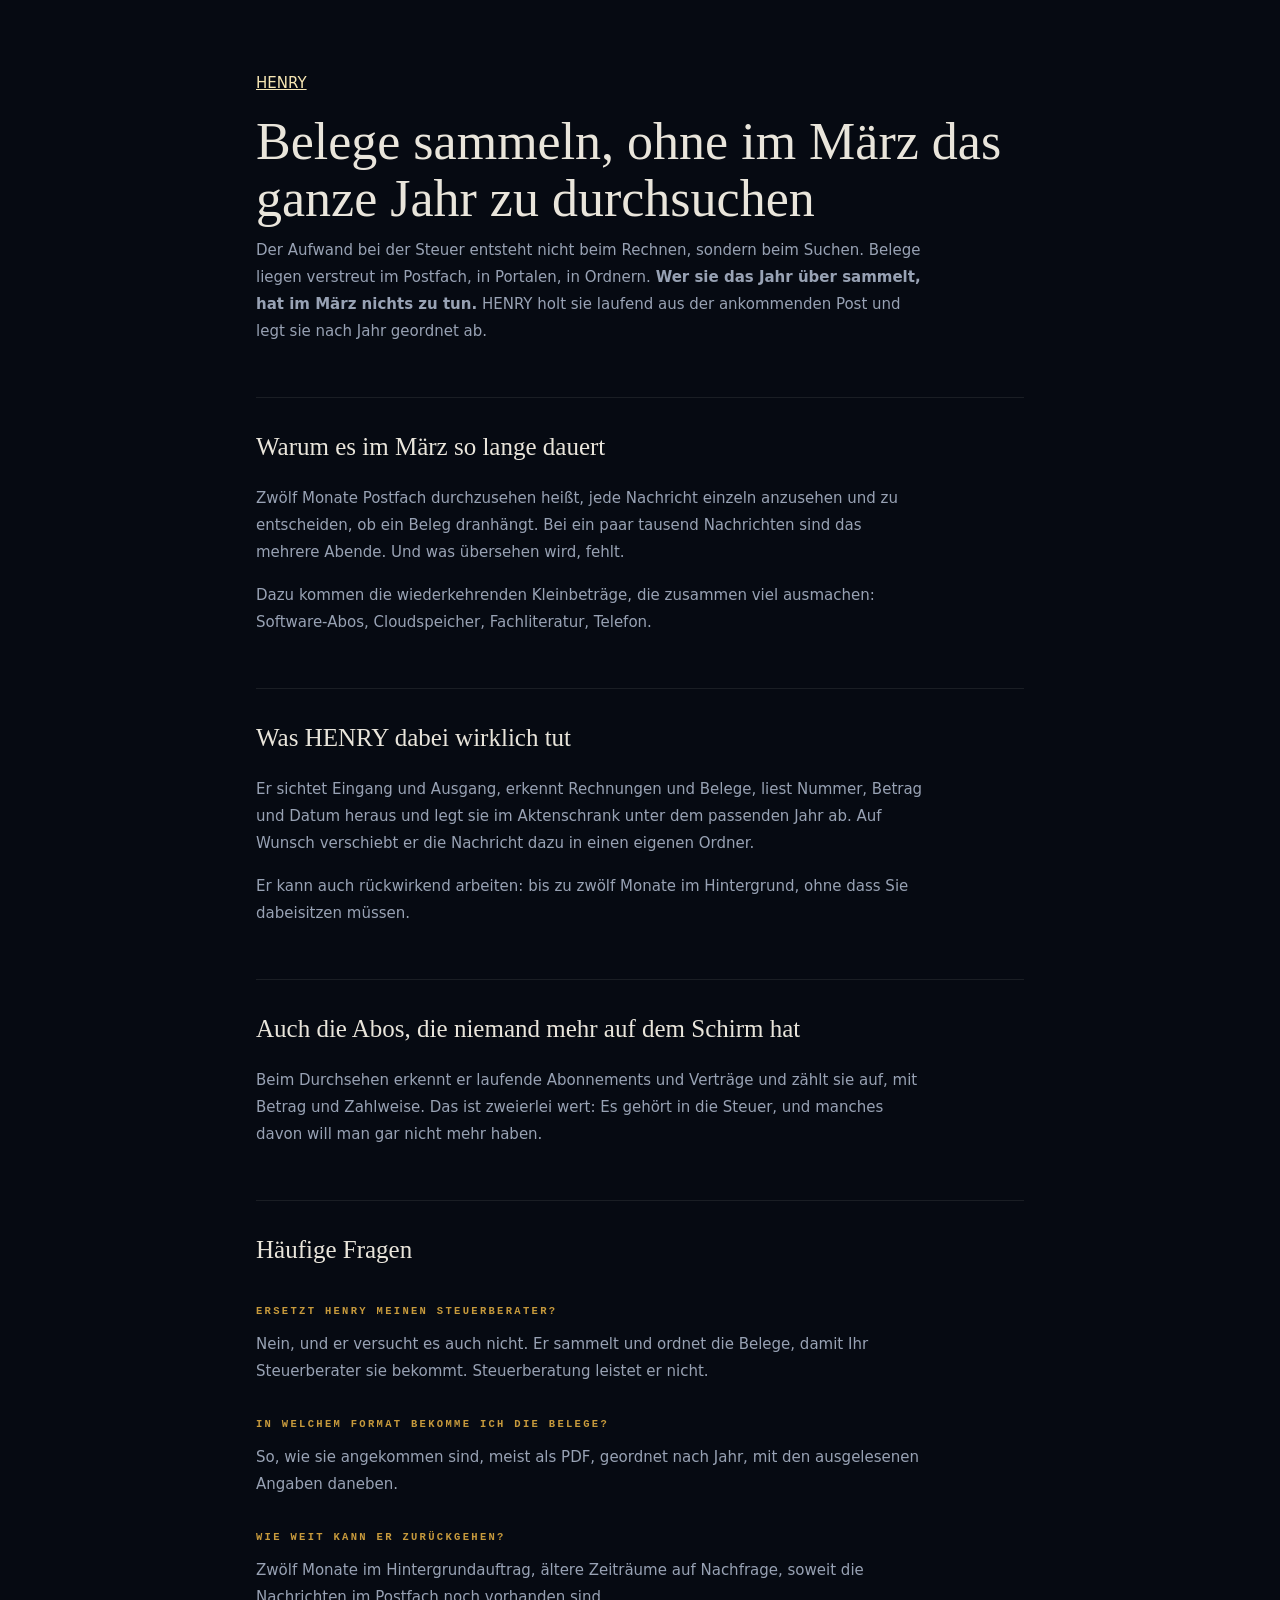
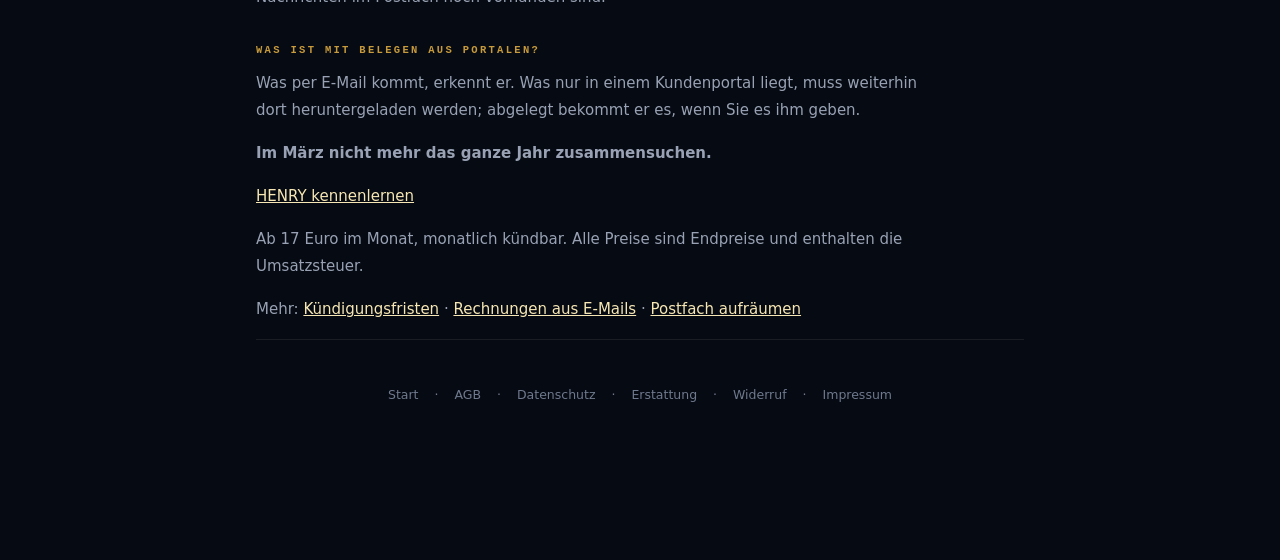
<file: belege-steuerberater.html>
<!DOCTYPE html>
<html lang="de">
<head>
<meta charset="utf-8">
<meta name="viewport" content="width=device-width,initial-scale=1">
<title>Belege für den Steuerberater sammeln, ohne im März zu suchen</title>
<meta name="description" content="Belege übers Jahr sammeln statt im März zusammensuchen. HENRY holt sie laufend aus dem Postfach und legt sie nach Jahr geordnet ab.">
<link rel="canonical" href="https://hyhenry.com/belege-steuerberater.html">
<meta property="og:title" content="Belege für den Steuerberater sammeln, ohne im März zu suchen">
<meta property="og:description" content="Belege übers Jahr sammeln statt im März zusammensuchen. HENRY holt sie laufend aus dem Postfach und legt sie nach Jahr geordnet ab.">
<meta property="og:url" content="https://hyhenry.com/belege-steuerberater.html">
<meta property="og:type" content="article">
<meta property="og:image" content="https://hyhenry.com/poster.jpg">
<meta property="og:site_name" content="HENRY">
<meta name="twitter:card" content="summary_large_image">
<link rel="icon" href="icon-32.png">
<link rel="apple-touch-icon" href="icon-180.png">
<link rel="stylesheet" href="recht.css">
<script type="application/ld+json">{"@context":"https://schema.org","@type":"FAQPage","mainEntity":[{"@type":"Question","name":"Ersetzt HENRY meinen Steuerberater?","acceptedAnswer":{"@type":"Answer","text":"Nein, und er versucht es auch nicht. Er sammelt und ordnet die Belege, damit Ihr Steuerberater sie bekommt. Steuerberatung leistet er nicht."}},{"@type":"Question","name":"In welchem Format bekomme ich die Belege?","acceptedAnswer":{"@type":"Answer","text":"So, wie sie angekommen sind, meist als PDF, geordnet nach Jahr, mit den ausgelesenen Angaben daneben."}},{"@type":"Question","name":"Wie weit kann er zurückgehen?","acceptedAnswer":{"@type":"Answer","text":"Zwölf Monate im Hintergrundauftrag, ältere Zeiträume auf Nachfrage, soweit die Nachrichten im Postfach noch vorhanden sind."}},{"@type":"Question","name":"Was ist mit Belegen aus Portalen?","acceptedAnswer":{"@type":"Answer","text":"Was per E-Mail kommt, erkennt er. Was nur in einem Kundenportal liegt, muss weiterhin dort heruntergeladen werden; abgelegt bekommt er es, wenn Sie es ihm geben."}}]}</script>
<script type="application/ld+json">{"@context":"https://schema.org","@type":"BreadcrumbList","itemListElement":[{"@type":"ListItem","position":1,"name":"HENRY","item":"https://hyhenry.com/"},{"@type":"ListItem","position":2,"name":"Belege für den Steuerberater sammeln, ohne im März zu suchen","item":"https://hyhenry.com/belege-steuerberater.html"}]}</script>
</head>
<body>
<main>
  <p class="zurueck"><a href="/">HENRY</a></p>

  <h1>Belege sammeln, ohne im März das ganze Jahr zu durchsuchen</h1>

  <!-- DIE ANTWORT ZUERST. Wer hier landet, hat eine Frage, keine Lust
       auf eine Vorstellungsrunde. Und ein Sprachmodell zitiert genau
       diesen Absatz. -->
  <p class="vorspann">Der Aufwand bei der Steuer entsteht nicht beim Rechnen, sondern beim Suchen. Belege liegen verstreut im Postfach, in Portalen, in Ordnern. <b>Wer sie das Jahr über sammelt, hat im März nichts zu tun.</b> HENRY holt sie laufend aus der ankommenden Post und legt sie nach Jahr geordnet ab.</p>

  <h2>Warum es im März so lange dauert</h2>
  <p>Zwölf Monate Postfach durchzusehen heißt, jede Nachricht einzeln anzusehen und zu entscheiden, ob ein Beleg dranhängt. Bei ein paar tausend Nachrichten sind das mehrere Abende. Und was übersehen wird, fehlt.</p><p>Dazu kommen die wiederkehrenden Kleinbeträge, die zusammen viel ausmachen: Software-Abos, Cloudspeicher, Fachliteratur, Telefon.</p>

  <h2>Was HENRY dabei wirklich tut</h2>
  <p>Er sichtet Eingang und Ausgang, erkennt Rechnungen und Belege, liest Nummer, Betrag und Datum heraus und legt sie im Aktenschrank unter dem passenden Jahr ab. Auf Wunsch verschiebt er die Nachricht dazu in einen eigenen Ordner.</p><p>Er kann auch rückwirkend arbeiten: bis zu zwölf Monate im Hintergrund, ohne dass Sie dabeisitzen müssen.</p>

  <h2>Auch die Abos, die niemand mehr auf dem Schirm hat</h2>
  <p>Beim Durchsehen erkennt er laufende Abonnements und Verträge und zählt sie auf, mit Betrag und Zahlweise. Das ist zweierlei wert: Es gehört in die Steuer, und manches davon will man gar nicht mehr haben.</p>

  <h2>Häufige Fragen</h2>
  <h3>Ersetzt HENRY meinen Steuerberater?</h3>
  <p>Nein, und er versucht es auch nicht. Er sammelt und ordnet die Belege, damit Ihr Steuerberater sie bekommt. Steuerberatung leistet er nicht.</p>

  <h3>In welchem Format bekomme ich die Belege?</h3>
  <p>So, wie sie angekommen sind, meist als PDF, geordnet nach Jahr, mit den ausgelesenen Angaben daneben.</p>

  <h3>Wie weit kann er zurückgehen?</h3>
  <p>Zwölf Monate im Hintergrundauftrag, ältere Zeiträume auf Nachfrage, soweit die Nachrichten im Postfach noch vorhanden sind.</p>

  <h3>Was ist mit Belegen aus Portalen?</h3>
  <p>Was per E-Mail kommt, erkennt er. Was nur in einem Kundenportal liegt, muss weiterhin dort heruntergeladen werden; abgelegt bekommt er es, wenn Sie es ihm geben.</p>

  <div class="kasten">
    <p><b>Im März nicht mehr das ganze Jahr zusammensuchen.</b></p>
    <p><a class="knopf" href="https://butler.hyhenry.com" rel="noopener">HENRY kennenlernen</a></p>
    <p class="klein">Ab 17 Euro im Monat, monatlich kündbar. Alle Preise sind
    Endpreise und enthalten die Umsatzsteuer.</p>
  </div>

  <p class="klein">Mehr: <a href="kuendigungsfristen.html">Kündigungsfristen</a> · <a href="rechnungen-aus-emails.html">Rechnungen aus E-Mails</a> · <a href="postfach-aufraeumen.html">Postfach aufräumen</a></p>

  <footer>
    <a href="/">Start</a> ·
    <a href="agb.html">AGB</a> ·
    <a href="datenschutz.html">Datenschutz</a> ·
    <a href="erstattung.html">Erstattung</a> ·
    <a href="widerruf.html">Widerruf</a> ·
    <a href="impressum.html">Impressum</a>
  </footer>
</main>

<script>
/* Dieselbe Zaehlung wie auf der Startseite: eigener Server, keine
   Cookies, kein Merkmal zur Wiedererkennung. */
(function(){
  try{
    var d={was:"aufruf",wert:"",seite:location.pathname,
      woher:document.referrer?new URL(document.referrer).hostname:"",
      sprache:(navigator.language||"").slice(0,2),
      breite:innerWidth<700?"klein":innerWidth<1200?"mittel":"gross"};
    if(navigator.sendBeacon) navigator.sendBeacon("https://butler.hyhenry.com/api/besuch",
      new Blob([JSON.stringify(d)],{type:"application/json"}));
  }catch(e){}
})();
</script>
</body>
</html>
</file>
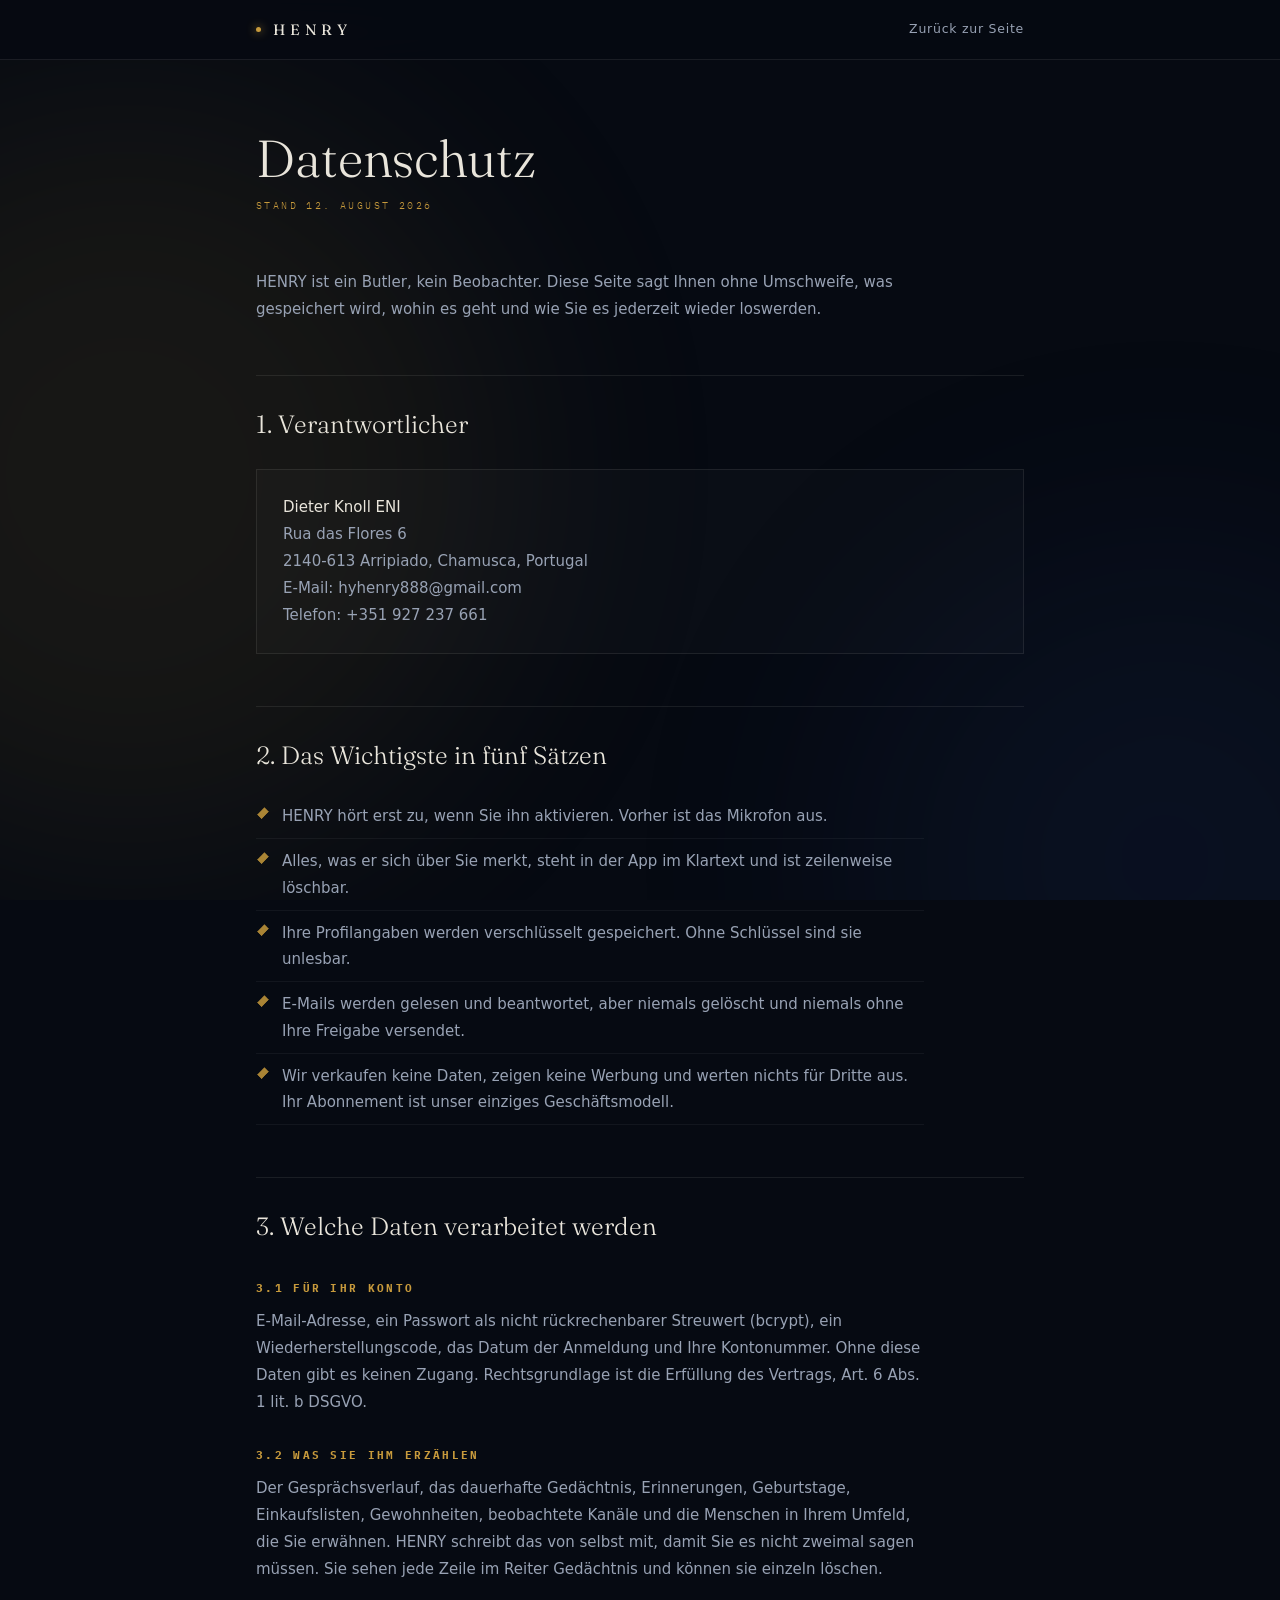
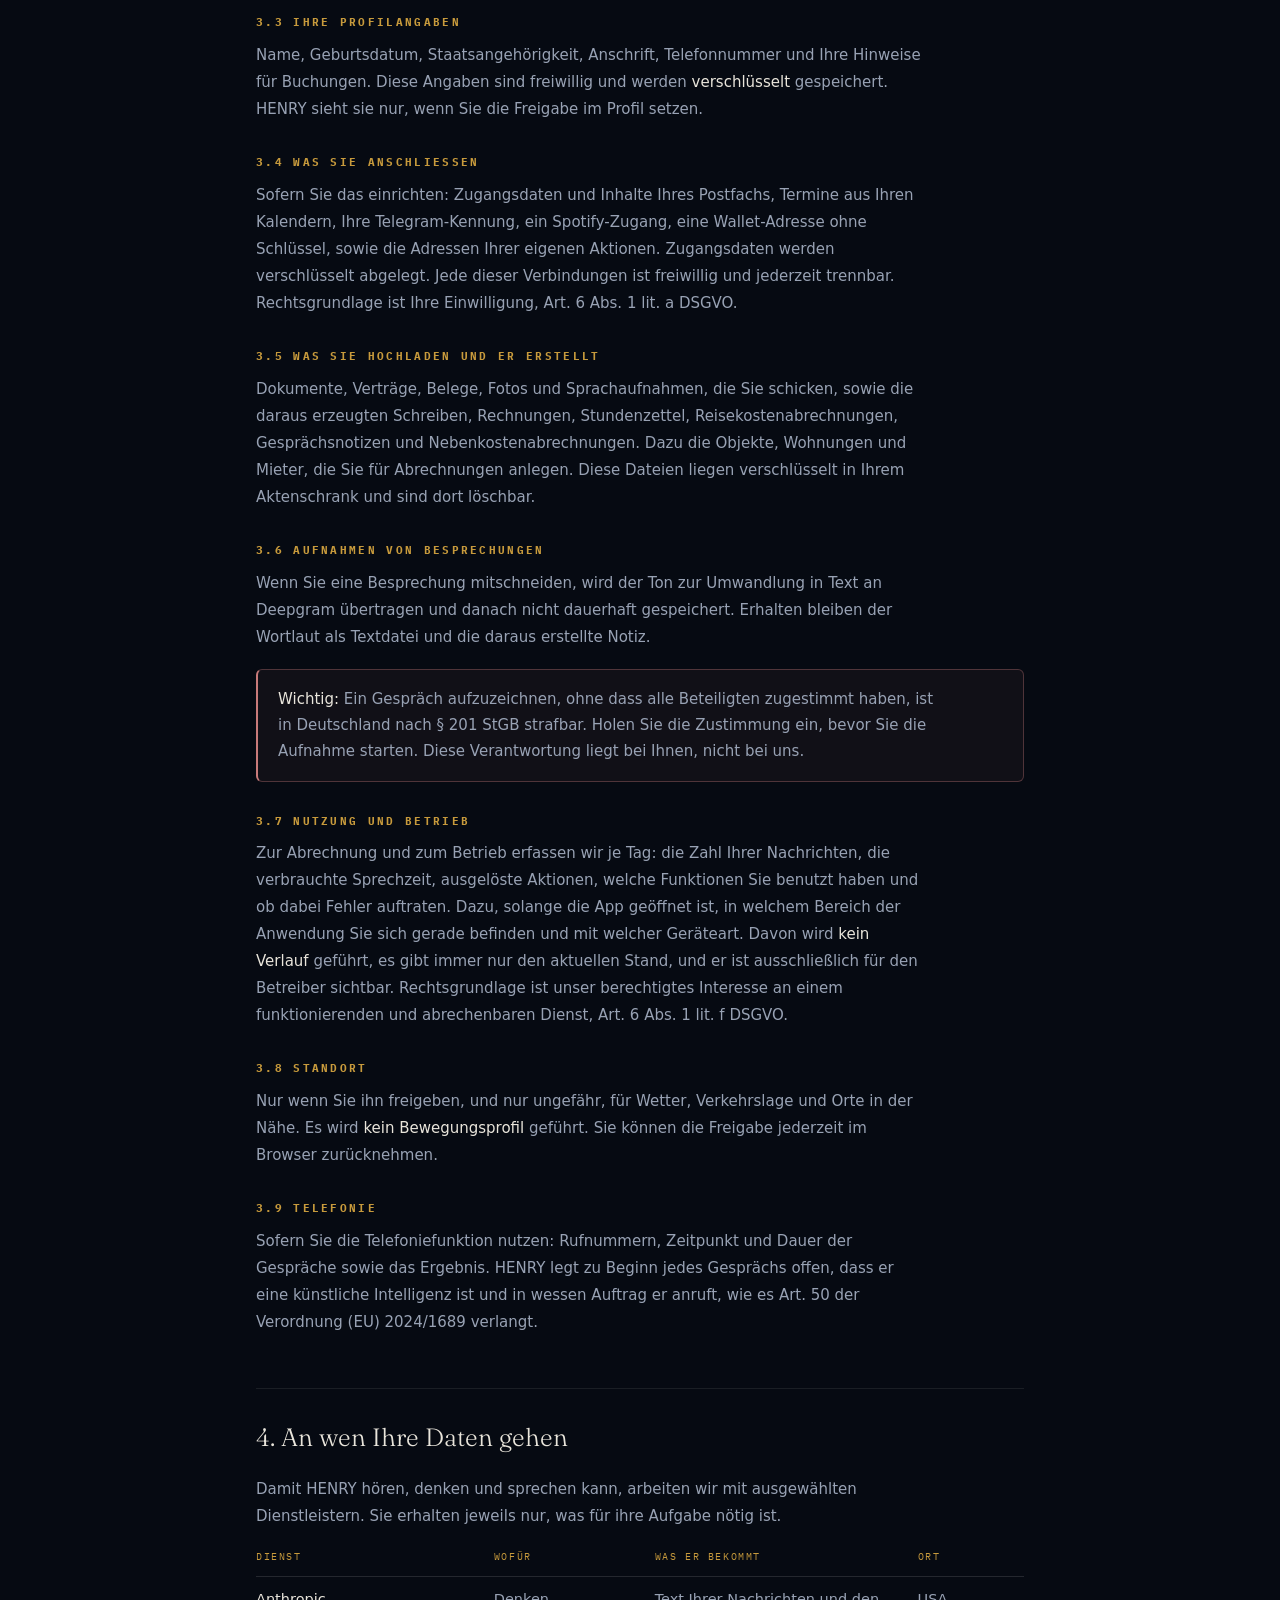
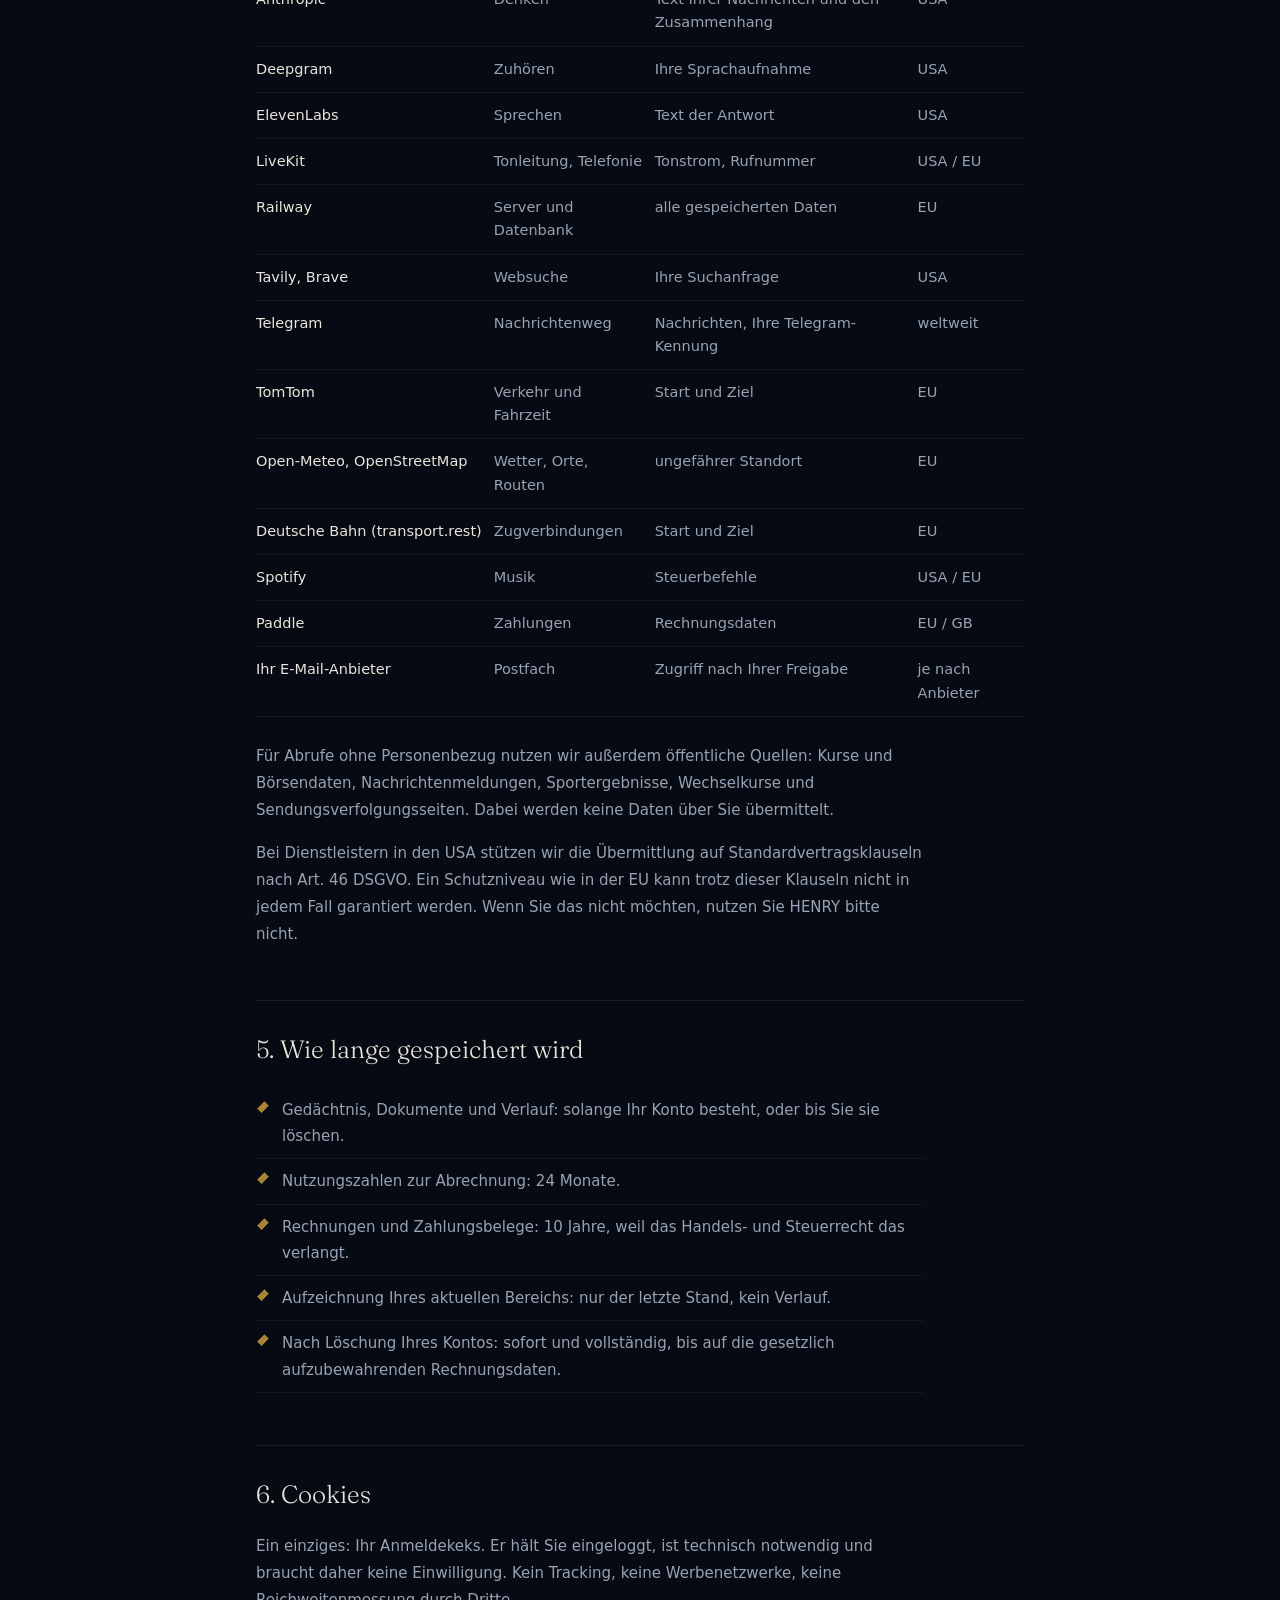
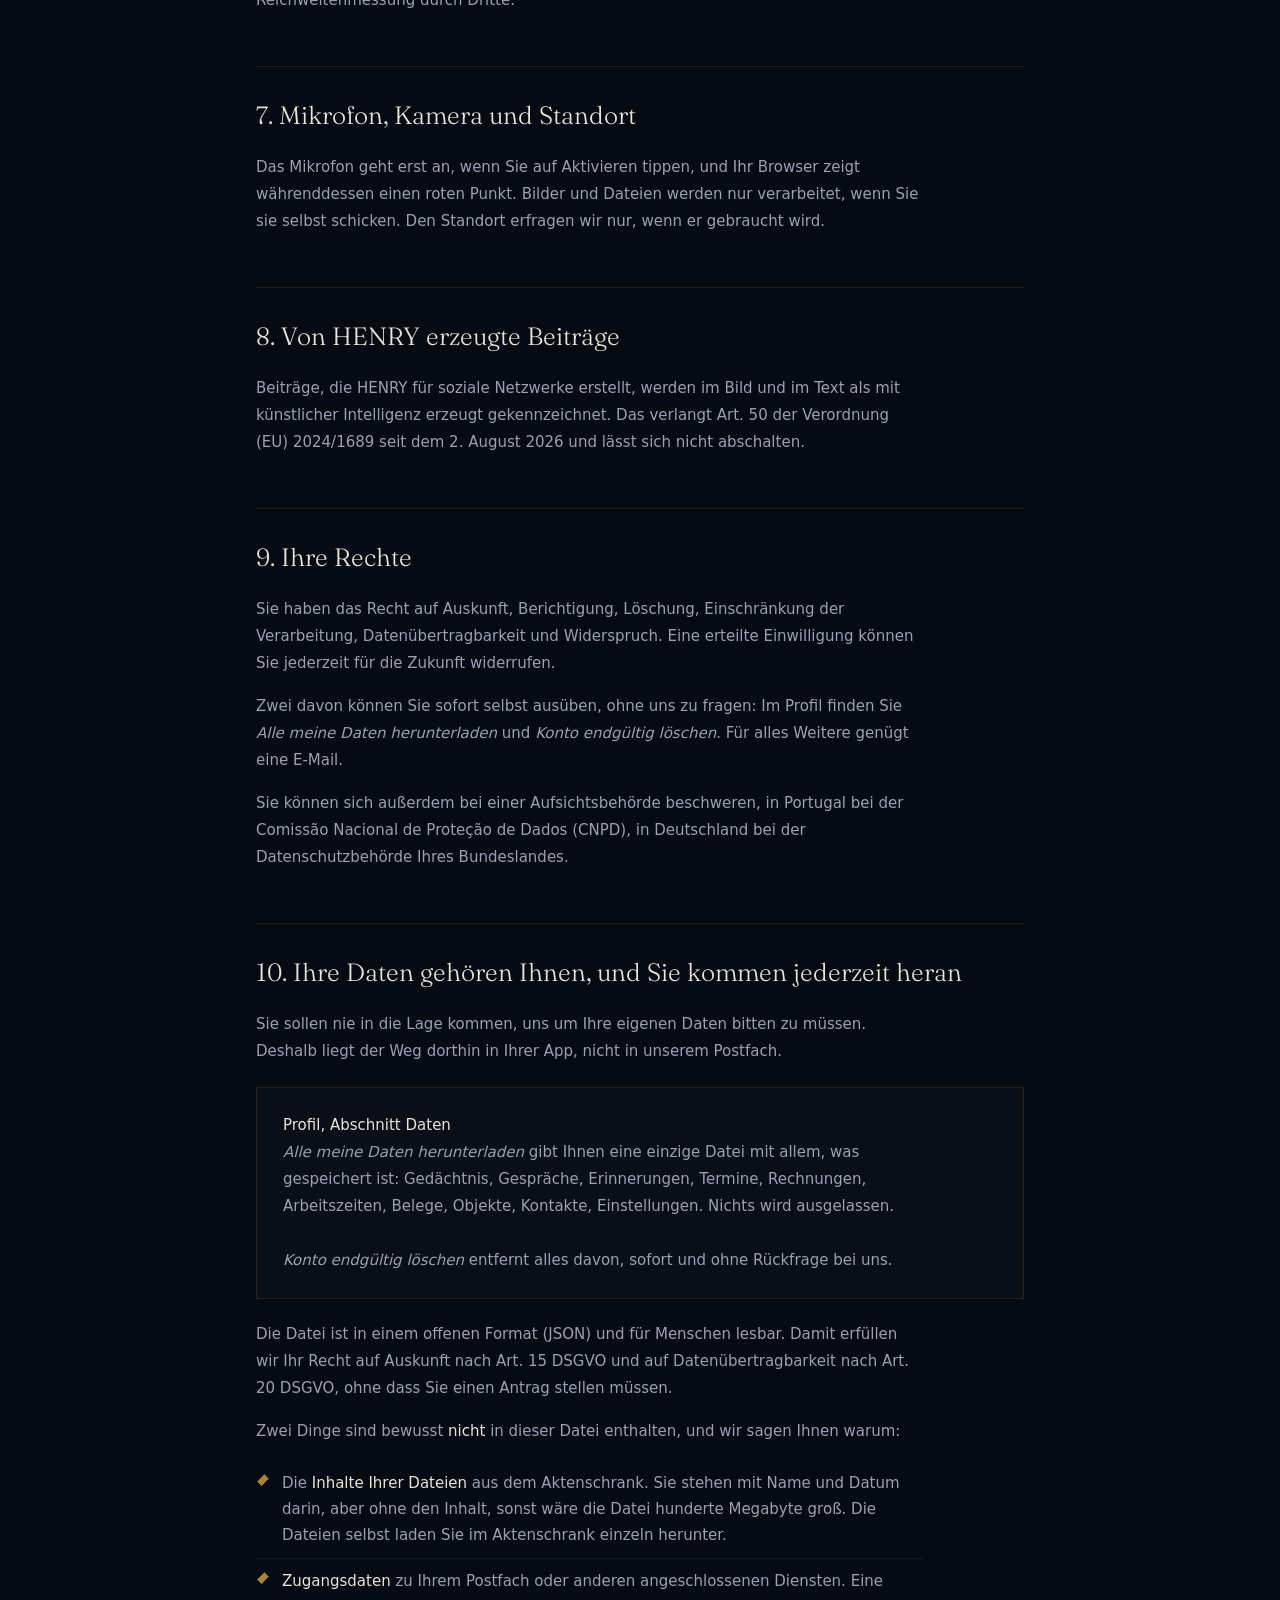
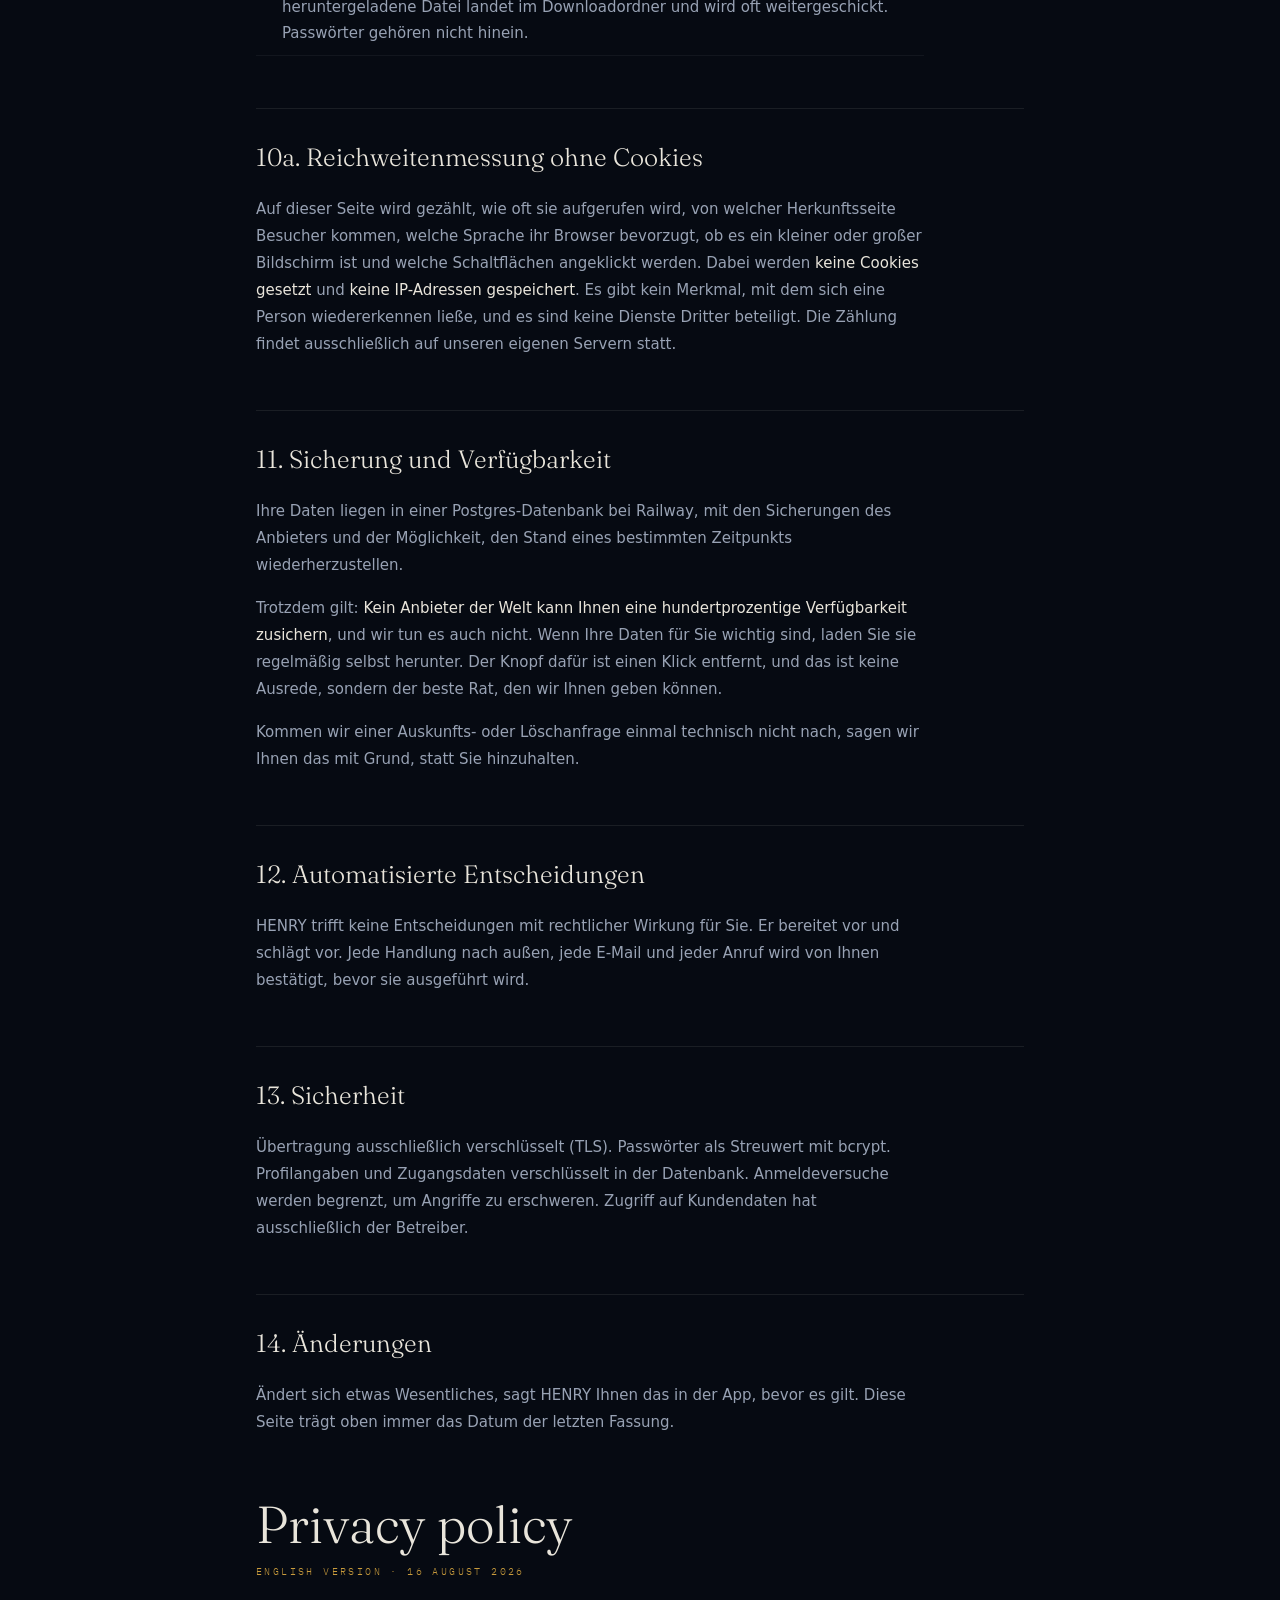
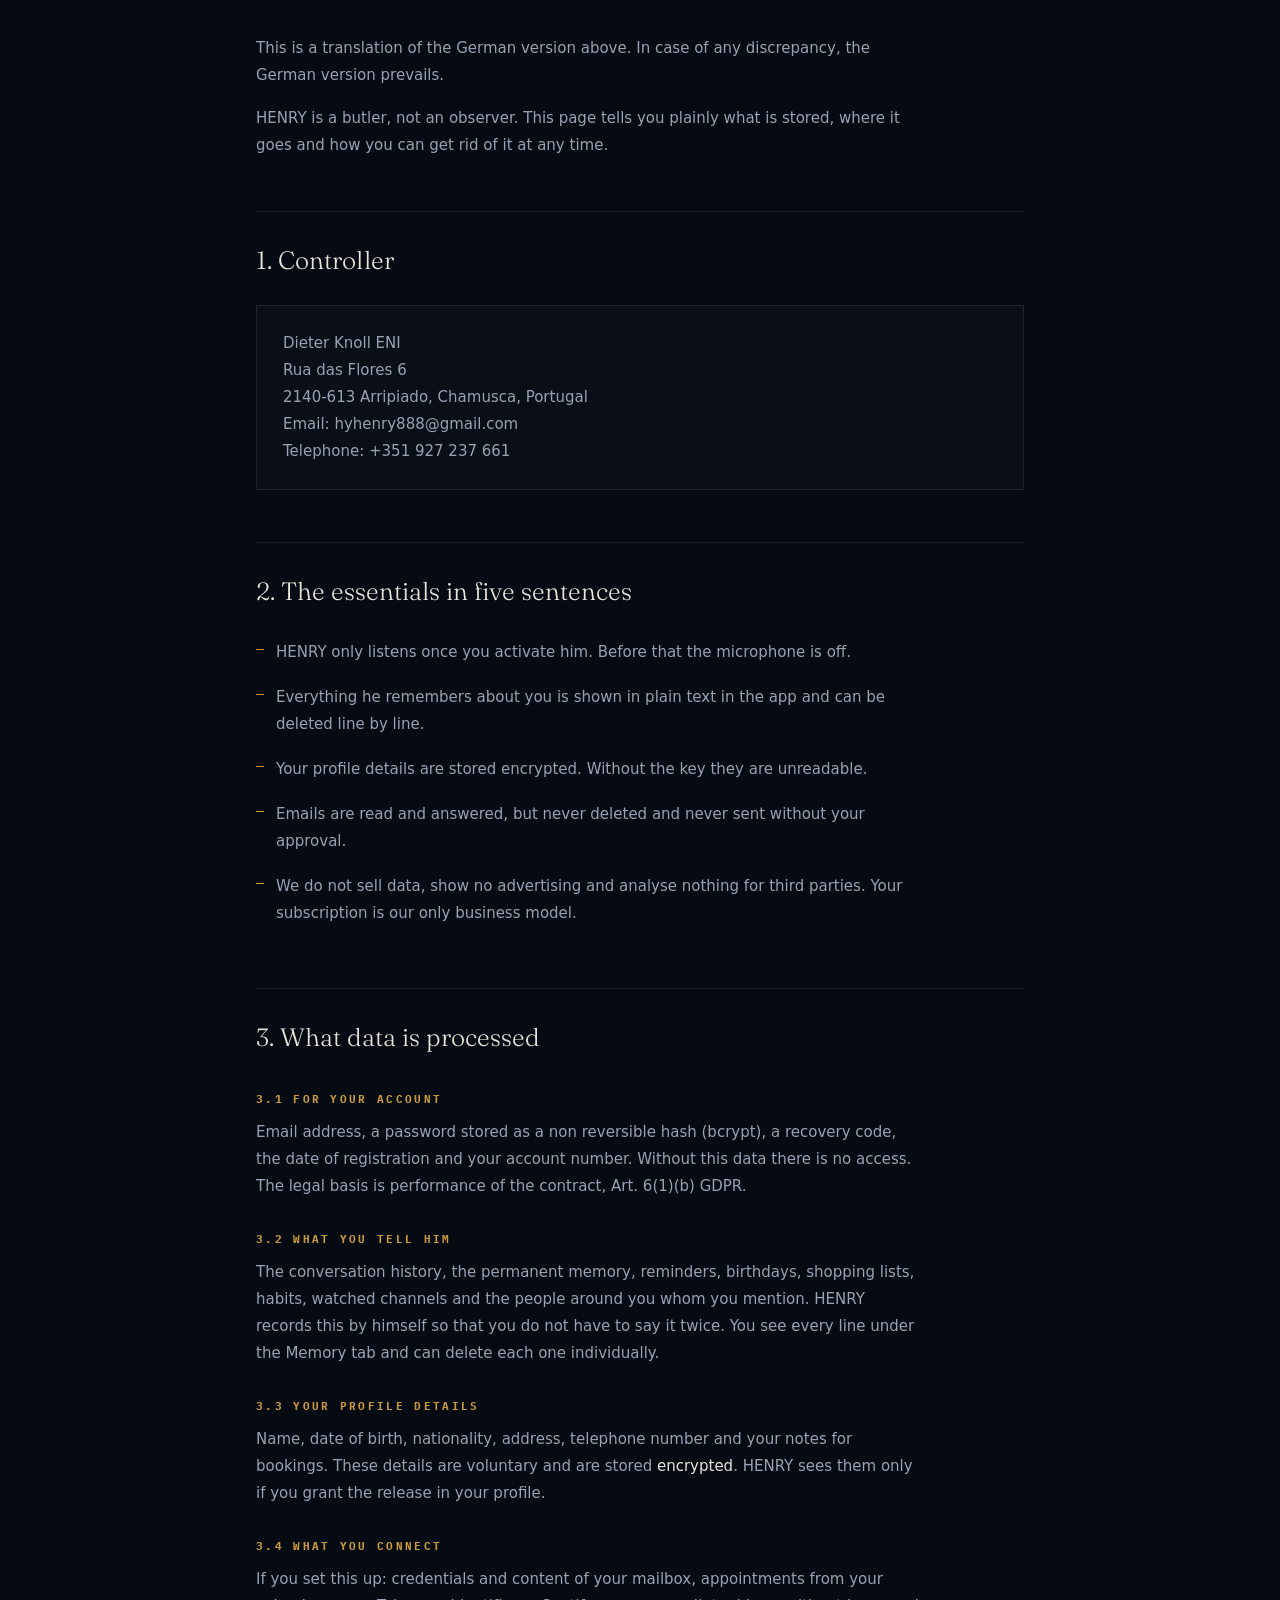
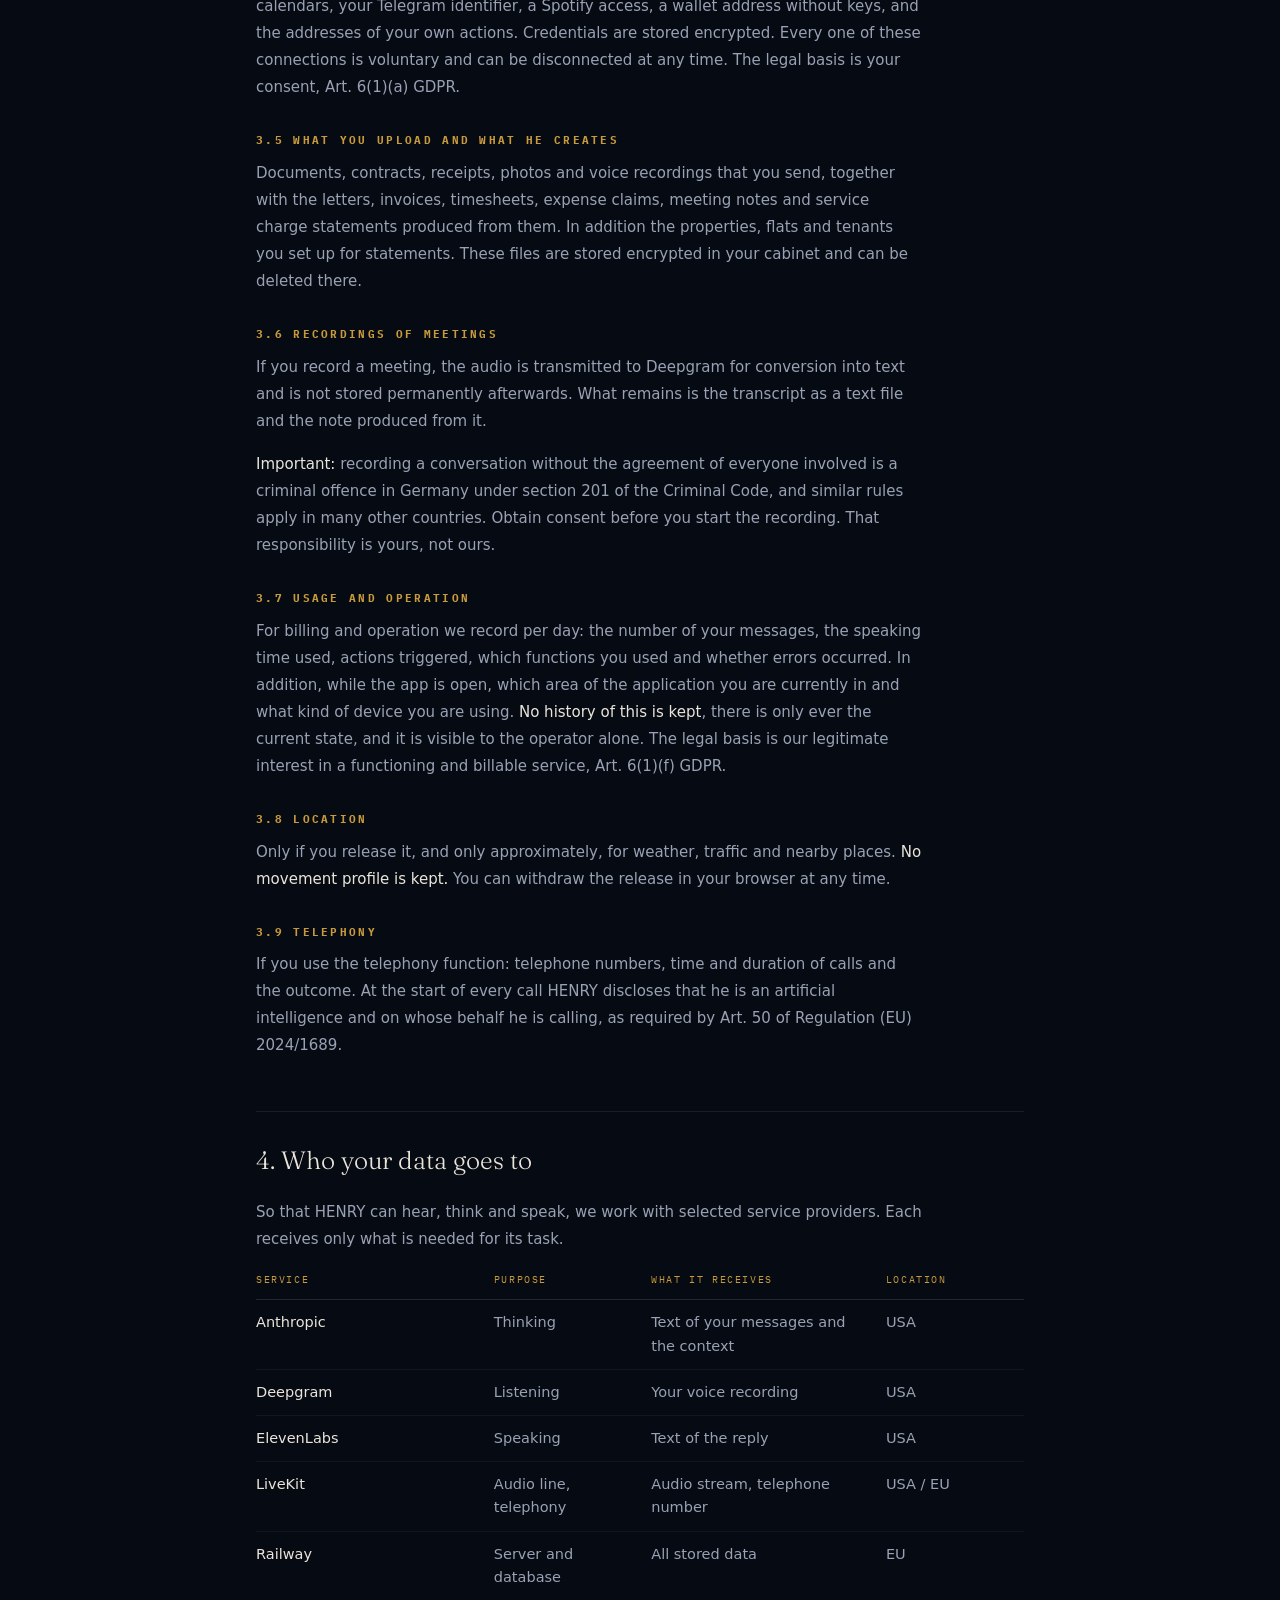
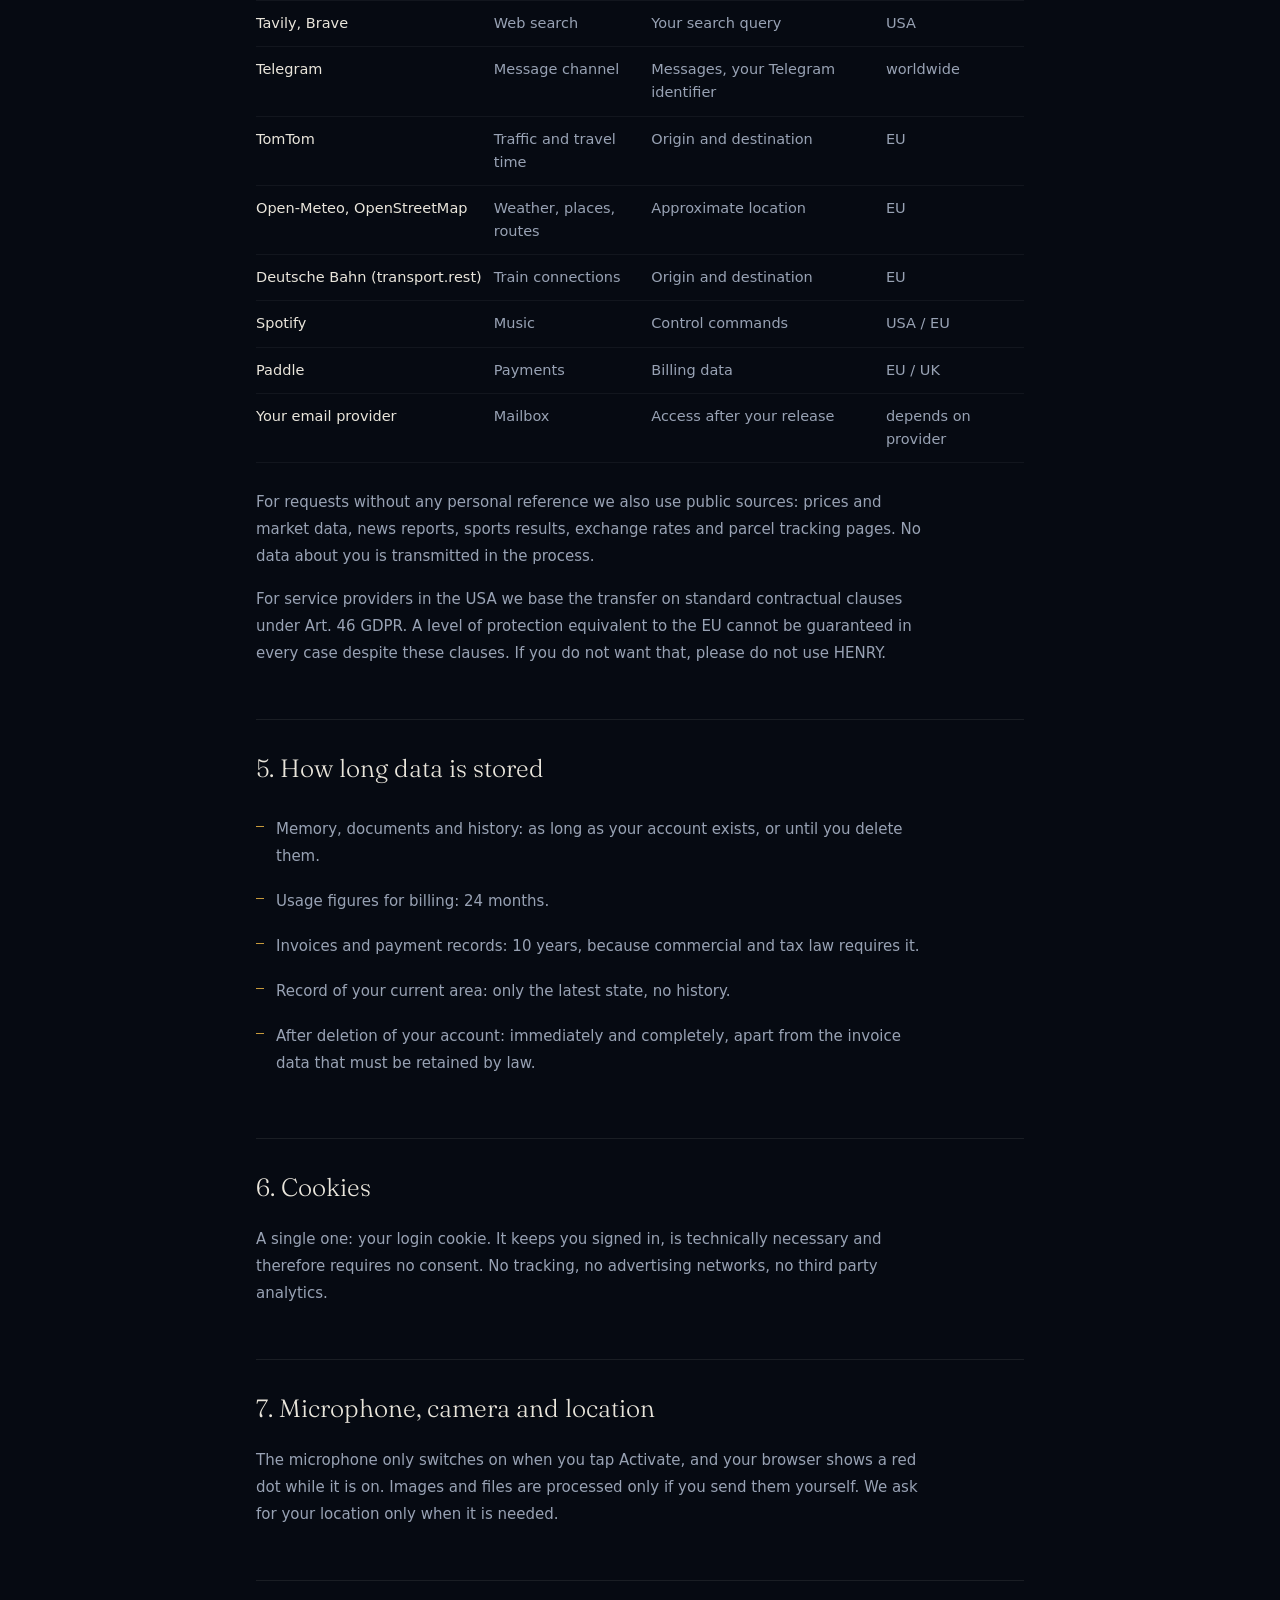
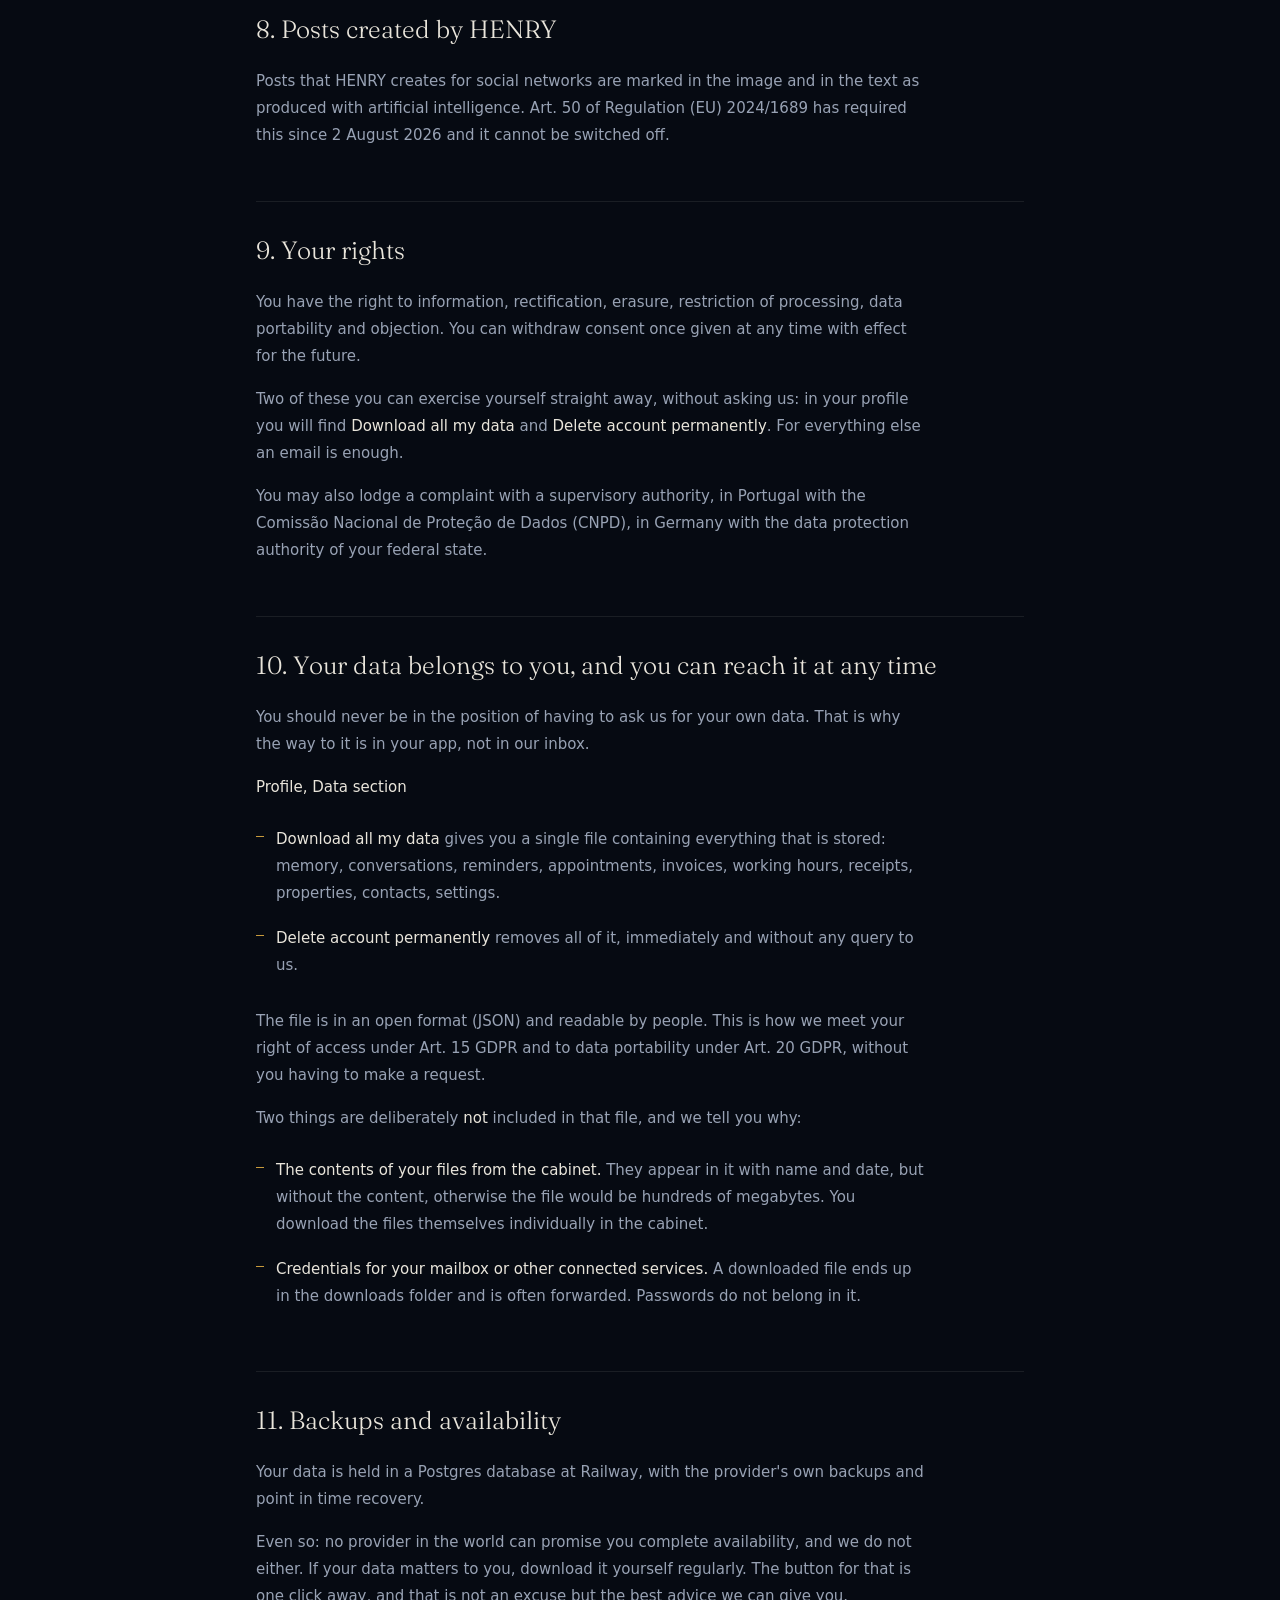
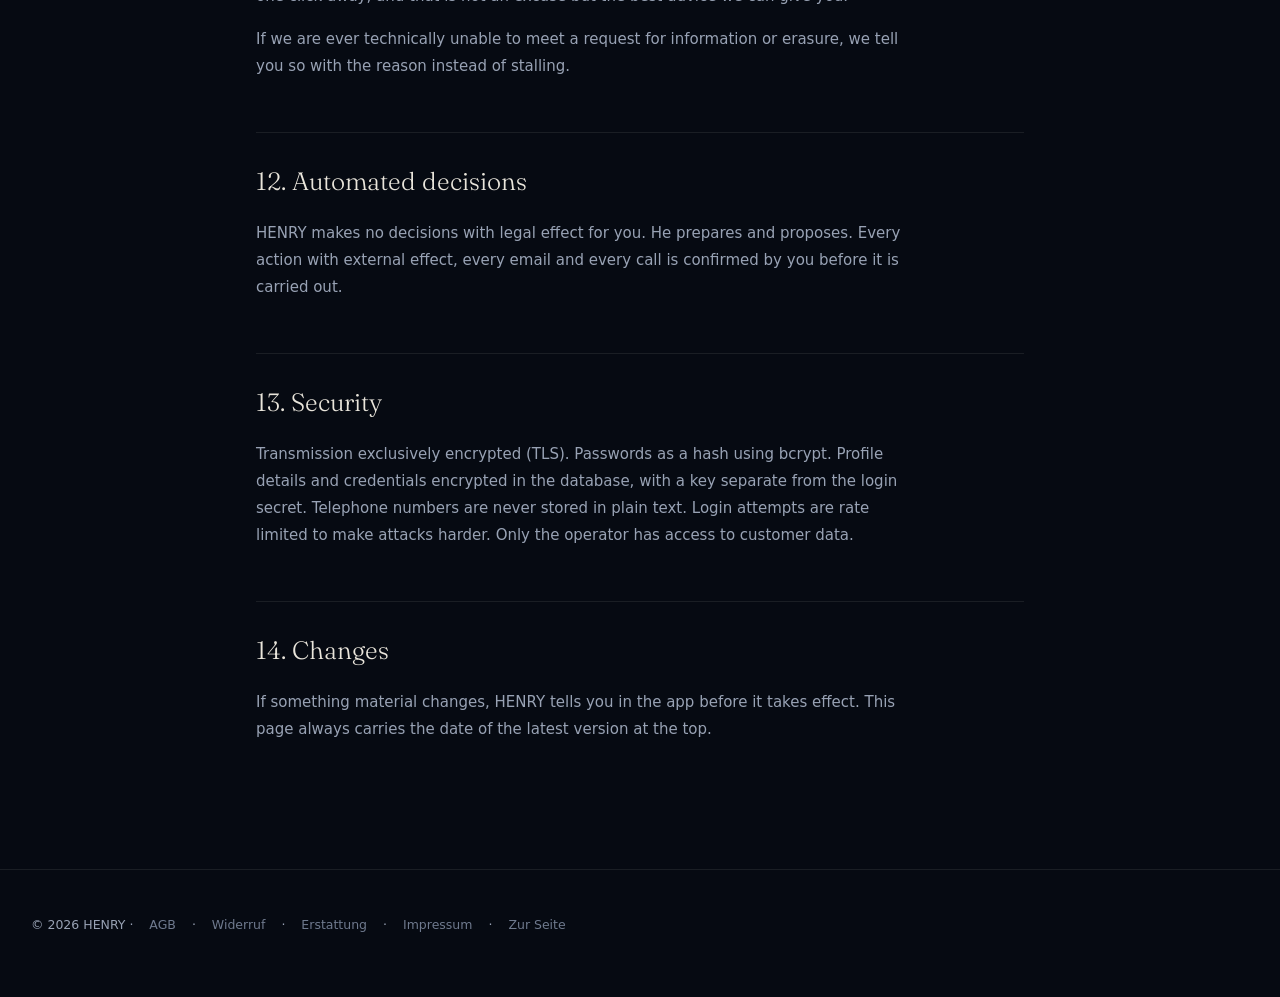
<file: datenschutz.html>
<!DOCTYPE html>
<html lang="de">
<head>
<meta charset="utf-8">
<meta name="viewport" content="width=device-width,initial-scale=1">
<title>Datenschutz · HENRY</title>
<meta name="robots" content="index,follow">
<link rel="preconnect" href="https://fonts.googleapis.com">
<link rel="preconnect" href="https://fonts.gstatic.com" crossorigin>
<link href="https://fonts.googleapis.com/css2?family=Fraunces:opsz,wght@9..144,300&family=IBM+Plex+Mono:wght@400&family=Inter:wght@300;400&display=swap" rel="stylesheet">
<link rel="stylesheet" href="recht.css">
</head>
<body>
<div class="aurora"><b></b><b></b></div>

<nav><div class="in">
  <span class="dot"></span><span class="mk">HENRY</span>
  <a href="index.html">Zurück zur Seite</a>
</div></nav>

<main>
  <h1>Datenschutz</h1>
  <p class="stand">Stand 12. August 2026</p>

  <p>HENRY ist ein Butler, kein Beobachter. Diese Seite sagt Ihnen ohne Umschweife, was
  gespeichert wird, wohin es geht und wie Sie es jederzeit wieder loswerden.</p>

  <!-- INTERNER HINWEIS, BEWUSST NICHT MEHR SICHTBAR. Hier stand fuer
       jeden Besucher lesbar, dass die Seite noch von einem Fachanwalt
       gegenzulesen ist und Stellen offen sind. Der Hinweis bleibt hier
       erhalten: vor dem ersten Verkauf pruefen lassen. -->

  <h2>1. Verantwortlicher</h2>
  <div class="karte">
    <p><strong>Dieter Knoll ENI</strong><br>
    Rua das Flores 6<br>
    2140-613 Arripiado, Chamusca, Portugal<br>
    E-Mail: hyhenry888@gmail.com<br>
    Telefon: +351 927 237 661</p>
  </div>

  <h2>2. Das Wichtigste in fünf Sätzen</h2>
  <ul class="kurz">
    <li>HENRY hört erst zu, wenn Sie ihn aktivieren. Vorher ist das Mikrofon aus.</li>
    <li>Alles, was er sich über Sie merkt, steht in der App im Klartext und ist zeilenweise
      löschbar.</li>
    <li>Ihre Profilangaben werden verschlüsselt gespeichert. Ohne Schlüssel sind sie
      unlesbar.</li>
    <li>E-Mails werden gelesen und beantwortet, aber niemals gelöscht und niemals ohne Ihre
      Freigabe versendet.</li>
    <li>Wir verkaufen keine Daten, zeigen keine Werbung und werten nichts für Dritte aus.
      Ihr Abonnement ist unser einziges Geschäftsmodell.</li>
  </ul>

  <h2>3. Welche Daten verarbeitet werden</h2>

  <h3>3.1 Für Ihr Konto</h3>
  <p>E-Mail-Adresse, ein Passwort als nicht rückrechenbarer Streuwert (bcrypt), ein
  Wiederherstellungscode, das Datum der Anmeldung und Ihre Kontonummer. Ohne diese Daten
  gibt es keinen Zugang. Rechtsgrundlage ist die Erfüllung des Vertrags,
  Art. 6 Abs. 1 lit. b DSGVO.</p>

  <h3>3.2 Was Sie ihm erzählen</h3>
  <p>Der Gesprächsverlauf, das dauerhafte Gedächtnis, Erinnerungen, Geburtstage,
  Einkaufslisten, Gewohnheiten, beobachtete Kanäle und die Menschen in Ihrem Umfeld, die
  Sie erwähnen. HENRY schreibt das von selbst mit, damit Sie es nicht zweimal sagen
  müssen. Sie sehen jede Zeile im Reiter Gedächtnis und können sie einzeln löschen.</p>

  <h3>3.3 Ihre Profilangaben</h3>
  <p>Name, Geburtsdatum, Staatsangehörigkeit, Anschrift, Telefonnummer und Ihre Hinweise
  für Buchungen. Diese Angaben sind freiwillig und werden <strong>verschlüsselt</strong>
  gespeichert. HENRY sieht sie nur, wenn Sie die Freigabe im Profil setzen.</p>

  <h3>3.4 Was Sie anschließen</h3>
  <p>Sofern Sie das einrichten: Zugangsdaten und Inhalte Ihres Postfachs, Termine aus
  Ihren Kalendern, Ihre Telegram-Kennung, ein Spotify-Zugang, eine Wallet-Adresse ohne
  Schlüssel, sowie die Adressen Ihrer eigenen Aktionen. Zugangsdaten werden verschlüsselt
  abgelegt. Jede dieser Verbindungen ist freiwillig und jederzeit trennbar.
  Rechtsgrundlage ist Ihre Einwilligung, Art. 6 Abs. 1 lit. a DSGVO.</p>

  <h3>3.5 Was Sie hochladen und er erstellt</h3>
  <p>Dokumente, Verträge, Belege, Fotos und Sprachaufnahmen, die Sie schicken, sowie die
  daraus erzeugten Schreiben, Rechnungen, Stundenzettel, Reisekostenabrechnungen,
  Gesprächsnotizen und Nebenkostenabrechnungen. Dazu die Objekte, Wohnungen und Mieter,
  die Sie für Abrechnungen anlegen. Diese Dateien liegen verschlüsselt in Ihrem
  Aktenschrank und sind dort löschbar.</p>

  <h3>3.6 Aufnahmen von Besprechungen</h3>
  <p>Wenn Sie eine Besprechung mitschneiden, wird der Ton zur Umwandlung in Text an
  Deepgram übertragen und danach nicht dauerhaft gespeichert. Erhalten bleiben der
  Wortlaut als Textdatei und die daraus erstellte Notiz.</p>
  <div class="warnung">
    <p><strong>Wichtig:</strong> Ein Gespräch aufzuzeichnen, ohne dass alle Beteiligten
    zugestimmt haben, ist in Deutschland nach § 201 StGB strafbar. Holen Sie die
    Zustimmung ein, bevor Sie die Aufnahme starten. Diese Verantwortung liegt bei Ihnen,
    nicht bei uns.</p>
  </div>

  <h3>3.7 Nutzung und Betrieb</h3>
  <p>Zur Abrechnung und zum Betrieb erfassen wir je Tag: die Zahl Ihrer Nachrichten, die
  verbrauchte Sprechzeit, ausgelöste Aktionen, welche Funktionen Sie benutzt haben und ob
  dabei Fehler auftraten. Dazu, solange die App geöffnet ist, in welchem Bereich der
  Anwendung Sie sich gerade befinden und mit welcher Geräteart. Davon wird
  <strong>kein Verlauf</strong> geführt, es gibt immer nur den aktuellen Stand, und er ist
  ausschließlich für den Betreiber sichtbar. Rechtsgrundlage ist unser berechtigtes
  Interesse an einem funktionierenden und abrechenbaren Dienst,
  Art. 6 Abs. 1 lit. f DSGVO.</p>

  <h3>3.8 Standort</h3>
  <p>Nur wenn Sie ihn freigeben, und nur ungefähr, für Wetter, Verkehrslage und Orte in der
  Nähe. Es wird <strong>kein Bewegungsprofil</strong> geführt. Sie können die Freigabe
  jederzeit im Browser zurücknehmen.</p>

  <h3>3.9 Telefonie</h3>
  <p>Sofern Sie die Telefoniefunktion nutzen: Rufnummern, Zeitpunkt und Dauer der Gespräche
  sowie das Ergebnis. HENRY legt zu Beginn jedes Gesprächs offen, dass er eine künstliche
  Intelligenz ist und in wessen Auftrag er anruft, wie es Art. 50 der Verordnung (EU)
  2024/1689 verlangt.</p>

  <h2>4. An wen Ihre Daten gehen</h2>
  <p>Damit HENRY hören, denken und sprechen kann, arbeiten wir mit ausgewählten Dienstleistern.
  Sie erhalten jeweils nur, was für ihre Aufgabe nötig ist.</p>

  <table class="dienste">
    <tr><th>Dienst</th><th>Wofür</th><th>Was er bekommt</th><th>Ort</th></tr>
    <tr><td>Anthropic</td><td>Denken</td><td>Text Ihrer Nachrichten und den Zusammenhang</td><td>USA</td></tr>
    <tr><td>Deepgram</td><td>Zuhören</td><td>Ihre Sprachaufnahme</td><td>USA</td></tr>
    <tr><td>ElevenLabs</td><td>Sprechen</td><td>Text der Antwort</td><td>USA</td></tr>
    <tr><td>LiveKit</td><td>Tonleitung, Telefonie</td><td>Tonstrom, Rufnummer</td><td>USA / EU</td></tr>
    <tr><td>Railway</td><td>Server und Datenbank</td><td>alle gespeicherten Daten</td><td>EU</td></tr>
    <tr><td>Tavily, Brave</td><td>Websuche</td><td>Ihre Suchanfrage</td><td>USA</td></tr>
    <tr><td>Telegram</td><td>Nachrichtenweg</td><td>Nachrichten, Ihre Telegram-Kennung</td><td>weltweit</td></tr>
    <tr><td>TomTom</td><td>Verkehr und Fahrzeit</td><td>Start und Ziel</td><td>EU</td></tr>
    <tr><td>Open-Meteo, OpenStreetMap</td><td>Wetter, Orte, Routen</td><td>ungefährer Standort</td><td>EU</td></tr>
    <tr><td>Deutsche Bahn (transport.rest)</td><td>Zugverbindungen</td><td>Start und Ziel</td><td>EU</td></tr>
    <tr><td>Spotify</td><td>Musik</td><td>Steuerbefehle</td><td>USA / EU</td></tr>
    <tr><td>Paddle</td><td>Zahlungen</td><td>Rechnungsdaten</td><td>EU / GB</td></tr>
    <tr><td>Ihr E-Mail-Anbieter</td><td>Postfach</td><td>Zugriff nach Ihrer Freigabe</td><td>je nach Anbieter</td></tr>
  </table>

  <p>Für Abrufe ohne Personenbezug nutzen wir außerdem öffentliche Quellen: Kurse und
  Börsendaten, Nachrichtenmeldungen, Sportergebnisse, Wechselkurse und
  Sendungsverfolgungsseiten. Dabei werden keine Daten über Sie übermittelt.</p>

  <p>Bei Dienstleistern in den USA stützen wir die Übermittlung auf
  Standardvertragsklauseln nach Art. 46 DSGVO. Ein Schutzniveau wie in der EU kann trotz
  dieser Klauseln nicht in jedem Fall garantiert werden. Wenn Sie das nicht möchten,
  nutzen Sie HENRY bitte nicht.</p>

  <h2>5. Wie lange gespeichert wird</h2>
  <ul class="kurz">
    <li>Gedächtnis, Dokumente und Verlauf: solange Ihr Konto besteht, oder bis Sie sie
      löschen.</li>
    <li>Nutzungszahlen zur Abrechnung: 24 Monate.</li>
    <li>Rechnungen und Zahlungsbelege: 10 Jahre, weil das Handels- und Steuerrecht das
      verlangt.</li>
    <li>Aufzeichnung Ihres aktuellen Bereichs: nur der letzte Stand, kein Verlauf.</li>
    <li>Nach Löschung Ihres Kontos: sofort und vollständig, bis auf die gesetzlich
      aufzubewahrenden Rechnungsdaten.</li>
  </ul>

  <h2>6. Cookies</h2>
  <p>Ein einziges: Ihr Anmeldekeks. Er hält Sie eingeloggt, ist technisch notwendig und
  braucht daher keine Einwilligung. Kein Tracking, keine Werbenetzwerke, keine
  Reichweitenmessung durch Dritte.</p>

  <h2>7. Mikrofon, Kamera und Standort</h2>
  <p>Das Mikrofon geht erst an, wenn Sie auf Aktivieren tippen, und Ihr Browser zeigt
  währenddessen einen roten Punkt. Bilder und Dateien werden nur verarbeitet, wenn Sie sie
  selbst schicken. Den Standort erfragen wir nur, wenn er gebraucht wird.</p>

  <h2>8. Von HENRY erzeugte Beiträge</h2>
  <p>Beiträge, die HENRY für soziale Netzwerke erstellt, werden im Bild und im Text als
  mit künstlicher Intelligenz erzeugt gekennzeichnet. Das verlangt Art. 50 der Verordnung
  (EU) 2024/1689 seit dem 2. August 2026 und lässt sich nicht abschalten.</p>

  <h2>9. Ihre Rechte</h2>
  <p>Sie haben das Recht auf Auskunft, Berichtigung, Löschung, Einschränkung der
  Verarbeitung, Datenübertragbarkeit und Widerspruch. Eine erteilte Einwilligung können
  Sie jederzeit für die Zukunft widerrufen.</p>
  <p>Zwei davon können Sie sofort selbst ausüben, ohne uns zu fragen: Im Profil finden Sie
  <em>Alle meine Daten herunterladen</em> und <em>Konto endgültig löschen</em>. Für alles
  Weitere genügt eine E-Mail.</p>
  <p>Sie können sich außerdem bei einer Aufsichtsbehörde beschweren, in Portugal bei der
  Comissão Nacional de Proteção de Dados (CNPD), in Deutschland bei der
  Datenschutzbehörde Ihres Bundeslandes.</p>

  <h2>10. Ihre Daten gehören Ihnen, und Sie kommen jederzeit heran</h2>
  <p>Sie sollen nie in die Lage kommen, uns um Ihre eigenen Daten bitten zu müssen.
  Deshalb liegt der Weg dorthin in Ihrer App, nicht in unserem Postfach.</p>

  <div class="karte">
    <p><strong>Profil, Abschnitt Daten</strong><br>
    <em>Alle meine Daten herunterladen</em> gibt Ihnen eine einzige Datei mit allem,
    was gespeichert ist: Gedächtnis, Gespräche, Erinnerungen, Termine, Rechnungen,
    Arbeitszeiten, Belege, Objekte, Kontakte, Einstellungen. Nichts wird
    ausgelassen.<br><br>
    <em>Konto endgültig löschen</em> entfernt alles davon, sofort und ohne
    Rückfrage bei uns.</p>
  </div>

  <p>Die Datei ist in einem offenen Format (JSON) und für Menschen lesbar. Damit
  erfüllen wir Ihr Recht auf Auskunft nach Art. 15 DSGVO und auf Datenübertragbarkeit
  nach Art. 20 DSGVO, ohne dass Sie einen Antrag stellen müssen.</p>

  <p>Zwei Dinge sind bewusst <strong>nicht</strong> in dieser Datei enthalten, und wir
  sagen Ihnen warum:</p>
  <ul class="kurz">
    <li>Die <strong>Inhalte Ihrer Dateien</strong> aus dem Aktenschrank. Sie stehen mit
      Name und Datum darin, aber ohne den Inhalt, sonst wäre die Datei hunderte
      Megabyte groß. Die Dateien selbst laden Sie im Aktenschrank einzeln herunter.</li>
    <li><strong>Zugangsdaten</strong> zu Ihrem Postfach oder anderen angeschlossenen
      Diensten. Eine heruntergeladene Datei landet im Downloadordner und wird oft
      weitergeschickt. Passwörter gehören nicht hinein.</li>
  </ul>

  <h2>10a. Reichweitenmessung ohne Cookies</h2>
  <p>Auf dieser Seite wird gezählt, wie oft sie aufgerufen wird, von welcher
  Herkunftsseite Besucher kommen, welche Sprache ihr Browser bevorzugt, ob es
  ein kleiner oder großer Bildschirm ist und welche Schaltflächen angeklickt
  werden. Dabei werden <strong>keine Cookies gesetzt</strong> und
  <strong>keine IP-Adressen gespeichert</strong>. Es gibt kein Merkmal, mit dem
  sich eine Person wiedererkennen ließe, und es sind keine Dienste Dritter
  beteiligt. Die Zählung findet ausschließlich auf unseren eigenen Servern
  statt.</p>

  <h2>11. Sicherung und Verfügbarkeit</h2>
  <!-- HIER STAND ETWAS, DAS NICHT STIMMTE.
       Der Satz versprach eigene Sicherungskopien AUSSERHALB der
       Railway-Umgebung. Die gibt es nicht. Es gibt die Sicherungen des
       Anbieters samt Wiederherstellung auf einen Zeitpunkt, mehr nicht.
       Eine Datenschutzerklaerung darf nicht mehr versprechen, als
       tatsaechlich passiert; im Ernstfall ist das der Satz, an dem man
       haengt. Sobald es wirklich externe Kopien gibt, gehoert er zurueck. -->
  <p>Ihre Daten liegen in einer Postgres-Datenbank bei Railway, mit den
  Sicherungen des Anbieters und der Möglichkeit, den Stand eines bestimmten
  Zeitpunkts wiederherzustellen.</p>
  <p>Trotzdem gilt: <strong>Kein Anbieter der Welt kann Ihnen eine hundertprozentige
  Verfügbarkeit zusichern</strong>, und wir tun es auch nicht. Wenn Ihre Daten für Sie
  wichtig sind, laden Sie sie regelmäßig selbst herunter. Der Knopf dafür ist einen
  Klick entfernt, und das ist keine Ausrede, sondern der beste Rat, den wir Ihnen
  geben können.</p>
  <p>Kommen wir einer Auskunfts- oder Löschanfrage einmal technisch nicht nach, sagen
  wir Ihnen das mit Grund, statt Sie hinzuhalten.</p>

  <h2>12. Automatisierte Entscheidungen</h2>
  <p>HENRY trifft keine Entscheidungen mit rechtlicher Wirkung für Sie. Er bereitet vor und
  schlägt vor. Jede Handlung nach außen, jede E-Mail und jeder Anruf wird von Ihnen
  bestätigt, bevor sie ausgeführt wird.</p>

  <h2>13. Sicherheit</h2>
  <p>Übertragung ausschließlich verschlüsselt (TLS). Passwörter als Streuwert mit bcrypt.
  Profilangaben und Zugangsdaten verschlüsselt in der Datenbank. Anmeldeversuche werden
  begrenzt, um Angriffe zu erschweren. Zugriff auf Kundendaten hat ausschließlich der
  Betreiber.</p>

  <h2>14. Änderungen</h2>
  <p>Ändert sich etwas Wesentliches, sagt HENRY Ihnen das in der App, bevor es gilt. Diese
  Seite trägt oben immer das Datum der letzten Fassung.</p>


  <h1 style="margin-top:60px">Privacy policy</h1>
  <p class="stand">English version &middot; 16 August 2026</p>
  <p>This is a translation of the German version above. In case of any discrepancy, the
  German version prevails.</p>
  <p>HENRY is a butler, not an observer. This page tells you plainly what is stored, where
  it goes and how you can get rid of it at any time.</p>

  <h2>1. Controller</h2>
  <div class="karte">
    <p>Dieter Knoll ENI<br>
    Rua das Flores 6<br>
    2140-613 Arripiado, Chamusca, Portugal<br>
    Email: hyhenry888@gmail.com<br>
    Telephone: +351 927 237 661</p>
  </div>

  <h2>2. The essentials in five sentences</h2>
  <ul>
    <li>HENRY only listens once you activate him. Before that the microphone is off.</li>
    <li>Everything he remembers about you is shown in plain text in the app and can be
    deleted line by line.</li>
    <li>Your profile details are stored encrypted. Without the key they are unreadable.</li>
    <li>Emails are read and answered, but never deleted and never sent without your
    approval.</li>
    <li>We do not sell data, show no advertising and analyse nothing for third parties. Your
    subscription is our only business model.</li>
  </ul>

  <h2>3. What data is processed</h2>
  <h3>3.1 For your account</h3>
  <p>Email address, a password stored as a non reversible hash (bcrypt), a recovery code,
  the date of registration and your account number. Without this data there is no access.
  The legal basis is performance of the contract, Art. 6(1)(b) GDPR.</p>

  <h3>3.2 What you tell him</h3>
  <p>The conversation history, the permanent memory, reminders, birthdays, shopping lists,
  habits, watched channels and the people around you whom you mention. HENRY records this by
  himself so that you do not have to say it twice. You see every line under the Memory tab
  and can delete each one individually.</p>

  <h3>3.3 Your profile details</h3>
  <p>Name, date of birth, nationality, address, telephone number and your notes for
  bookings. These details are voluntary and are stored <strong>encrypted</strong>. HENRY
  sees them only if you grant the release in your profile.</p>

  <h3>3.4 What you connect</h3>
  <p>If you set this up: credentials and content of your mailbox, appointments from your
  calendars, your Telegram identifier, a Spotify access, a wallet address without keys, and
  the addresses of your own actions. Credentials are stored encrypted. Every one of these
  connections is voluntary and can be disconnected at any time. The legal basis is your
  consent, Art. 6(1)(a) GDPR.</p>

  <h3>3.5 What you upload and what he creates</h3>
  <p>Documents, contracts, receipts, photos and voice recordings that you send, together
  with the letters, invoices, timesheets, expense claims, meeting notes and service charge
  statements produced from them. In addition the properties, flats and tenants you set up
  for statements. These files are stored encrypted in your cabinet and can be deleted
  there.</p>

  <h3>3.6 Recordings of meetings</h3>
  <p>If you record a meeting, the audio is transmitted to Deepgram for conversion into text
  and is not stored permanently afterwards. What remains is the transcript as a text file
  and the note produced from it.</p>
  <p><strong>Important:</strong> recording a conversation without the agreement of everyone
  involved is a criminal offence in Germany under section 201 of the Criminal Code, and
  similar rules apply in many other countries. Obtain consent before you start the
  recording. That responsibility is yours, not ours.</p>

  <h3>3.7 Usage and operation</h3>
  <p>For billing and operation we record per day: the number of your messages, the speaking
  time used, actions triggered, which functions you used and whether errors occurred. In
  addition, while the app is open, which area of the application you are currently in and
  what kind of device you are using. <strong>No history of this is kept</strong>, there is
  only ever the current state, and it is visible to the operator alone. The legal basis is
  our legitimate interest in a functioning and billable service, Art. 6(1)(f) GDPR.</p>

  <h3>3.8 Location</h3>
  <p>Only if you release it, and only approximately, for weather, traffic and nearby places.
  <strong>No movement profile is kept.</strong> You can withdraw the release in your browser
  at any time.</p>

  <h3>3.9 Telephony</h3>
  <p>If you use the telephony function: telephone numbers, time and duration of calls and
  the outcome. At the start of every call HENRY discloses that he is an artificial
  intelligence and on whose behalf he is calling, as required by Art. 50 of Regulation (EU)
  2024/1689.</p>

  <h2>4. Who your data goes to</h2>
  <p>So that HENRY can hear, think and speak, we work with selected service providers. Each
  receives only what is needed for its task.</p>
  <table class="dienste">
    <tr><th>Service</th><th>Purpose</th><th>What it receives</th><th>Location</th></tr>
    <tr><td>Anthropic</td><td>Thinking</td><td>Text of your messages and the context</td><td>USA</td></tr>
    <tr><td>Deepgram</td><td>Listening</td><td>Your voice recording</td><td>USA</td></tr>
    <tr><td>ElevenLabs</td><td>Speaking</td><td>Text of the reply</td><td>USA</td></tr>
    <tr><td>LiveKit</td><td>Audio line, telephony</td><td>Audio stream, telephone number</td><td>USA / EU</td></tr>
    <tr><td>Railway</td><td>Server and database</td><td>All stored data</td><td>EU</td></tr>
    <tr><td>Tavily, Brave</td><td>Web search</td><td>Your search query</td><td>USA</td></tr>
    <tr><td>Telegram</td><td>Message channel</td><td>Messages, your Telegram identifier</td><td>worldwide</td></tr>
    <tr><td>TomTom</td><td>Traffic and travel time</td><td>Origin and destination</td><td>EU</td></tr>
    <tr><td>Open-Meteo, OpenStreetMap</td><td>Weather, places, routes</td><td>Approximate location</td><td>EU</td></tr>
    <tr><td>Deutsche Bahn (transport.rest)</td><td>Train connections</td><td>Origin and destination</td><td>EU</td></tr>
    <tr><td>Spotify</td><td>Music</td><td>Control commands</td><td>USA / EU</td></tr>
    <tr><td>Paddle</td><td>Payments</td><td>Billing data</td><td>EU / UK</td></tr>
    <tr><td>Your email provider</td><td>Mailbox</td><td>Access after your release</td><td>depends on provider</td></tr>
  </table>
  <p>For requests without any personal reference we also use public sources: prices and
  market data, news reports, sports results, exchange rates and parcel tracking pages. No
  data about you is transmitted in the process.</p>
  <p>For service providers in the USA we base the transfer on standard contractual clauses
  under Art. 46 GDPR. A level of protection equivalent to the EU cannot be guaranteed in
  every case despite these clauses. If you do not want that, please do not use HENRY.</p>

  <h2>5. How long data is stored</h2>
  <ul>
    <li>Memory, documents and history: as long as your account exists, or until you delete
    them.</li>
    <li>Usage figures for billing: 24 months.</li>
    <li>Invoices and payment records: 10 years, because commercial and tax law requires
    it.</li>
    <li>Record of your current area: only the latest state, no history.</li>
    <li>After deletion of your account: immediately and completely, apart from the invoice
    data that must be retained by law.</li>
  </ul>

  <h2>6. Cookies</h2>
  <p>A single one: your login cookie. It keeps you signed in, is technically necessary and
  therefore requires no consent. No tracking, no advertising networks, no third party
  analytics.</p>

  <h2>7. Microphone, camera and location</h2>
  <p>The microphone only switches on when you tap Activate, and your browser shows a red dot
  while it is on. Images and files are processed only if you send them yourself. We ask for
  your location only when it is needed.</p>

  <h2>8. Posts created by HENRY</h2>
  <p>Posts that HENRY creates for social networks are marked in the image and in the text as
  produced with artificial intelligence. Art. 50 of Regulation (EU) 2024/1689 has required
  this since 2 August 2026 and it cannot be switched off.</p>

  <h2>9. Your rights</h2>
  <p>You have the right to information, rectification, erasure, restriction of processing,
  data portability and objection. You can withdraw consent once given at any time with
  effect for the future.</p>
  <p>Two of these you can exercise yourself straight away, without asking us: in your
  profile you will find <strong>Download all my data</strong> and <strong>Delete account
  permanently</strong>. For everything else an email is enough.</p>
  <p>You may also lodge a complaint with a supervisory authority, in Portugal with the
  Comiss&atilde;o Nacional de Prote&ccedil;&atilde;o de Dados (CNPD), in Germany with the
  data protection authority of your federal state.</p>

  <h2>10. Your data belongs to you, and you can reach it at any time</h2>
  <p>You should never be in the position of having to ask us for your own data. That is why
  the way to it is in your app, not in our inbox.</p>
  <p><strong>Profile, Data section</strong></p>
  <ul>
    <li><strong>Download all my data</strong> gives you a single file containing everything
    that is stored: memory, conversations, reminders, appointments, invoices, working hours,
    receipts, properties, contacts, settings.</li>
    <li><strong>Delete account permanently</strong> removes all of it, immediately and
    without any query to us.</li>
  </ul>
  <p>The file is in an open format (JSON) and readable by people. This is how we meet your
  right of access under Art. 15 GDPR and to data portability under Art. 20 GDPR, without you
  having to make a request.</p>
  <p>Two things are deliberately <strong>not</strong> included in that file, and we tell you
  why:</p>
  <ul>
    <li><strong>The contents of your files from the cabinet.</strong> They appear in it with
    name and date, but without the content, otherwise the file would be hundreds of
    megabytes. You download the files themselves individually in the cabinet.</li>
    <li><strong>Credentials for your mailbox or other connected services.</strong> A
    downloaded file ends up in the downloads folder and is often forwarded. Passwords do not
    belong in it.</li>
  </ul>

  <h2>11. Backups and availability</h2>
  <p>Your data is held in a Postgres database at Railway, with the provider's own backups
  and point in time recovery.</p>
  <p>Even so: no provider in the world can promise you complete availability, and we do not
  either. If your data matters to you, download it yourself regularly. The button for that
  is one click away, and that is not an excuse but the best advice we can give you.</p>
  <p>If we are ever technically unable to meet a request for information or erasure, we tell
  you so with the reason instead of stalling.</p>

  <h2>12. Automated decisions</h2>
  <p>HENRY makes no decisions with legal effect for you. He prepares and proposes. Every
  action with external effect, every email and every call is confirmed by you before it is
  carried out.</p>

  <h2>13. Security</h2>
  <p>Transmission exclusively encrypted (TLS). Passwords as a hash using bcrypt. Profile
  details and credentials encrypted in the database, with a key separate from the login
  secret. Telephone numbers are never stored in plain text. Login attempts are rate limited
  to make attacks harder. Only the operator has access to customer data.</p>

  <h2>14. Changes</h2>
  <p>If something material changes, HENRY tells you in the app before it takes effect. This
  page always carries the date of the latest version at the top.</p>
</main>

<footer><p>© 2026 HENRY · <a href="agb.html">AGB</a> ·
  <a href="widerruf.html">Widerruf</a> ·
  <a href="erstattung.html">Erstattung</a> · <a href="impressum.html">Impressum</a> ·
  <a href="index.html">Zur Seite</a></p></footer>
</body>
</html>
</file>
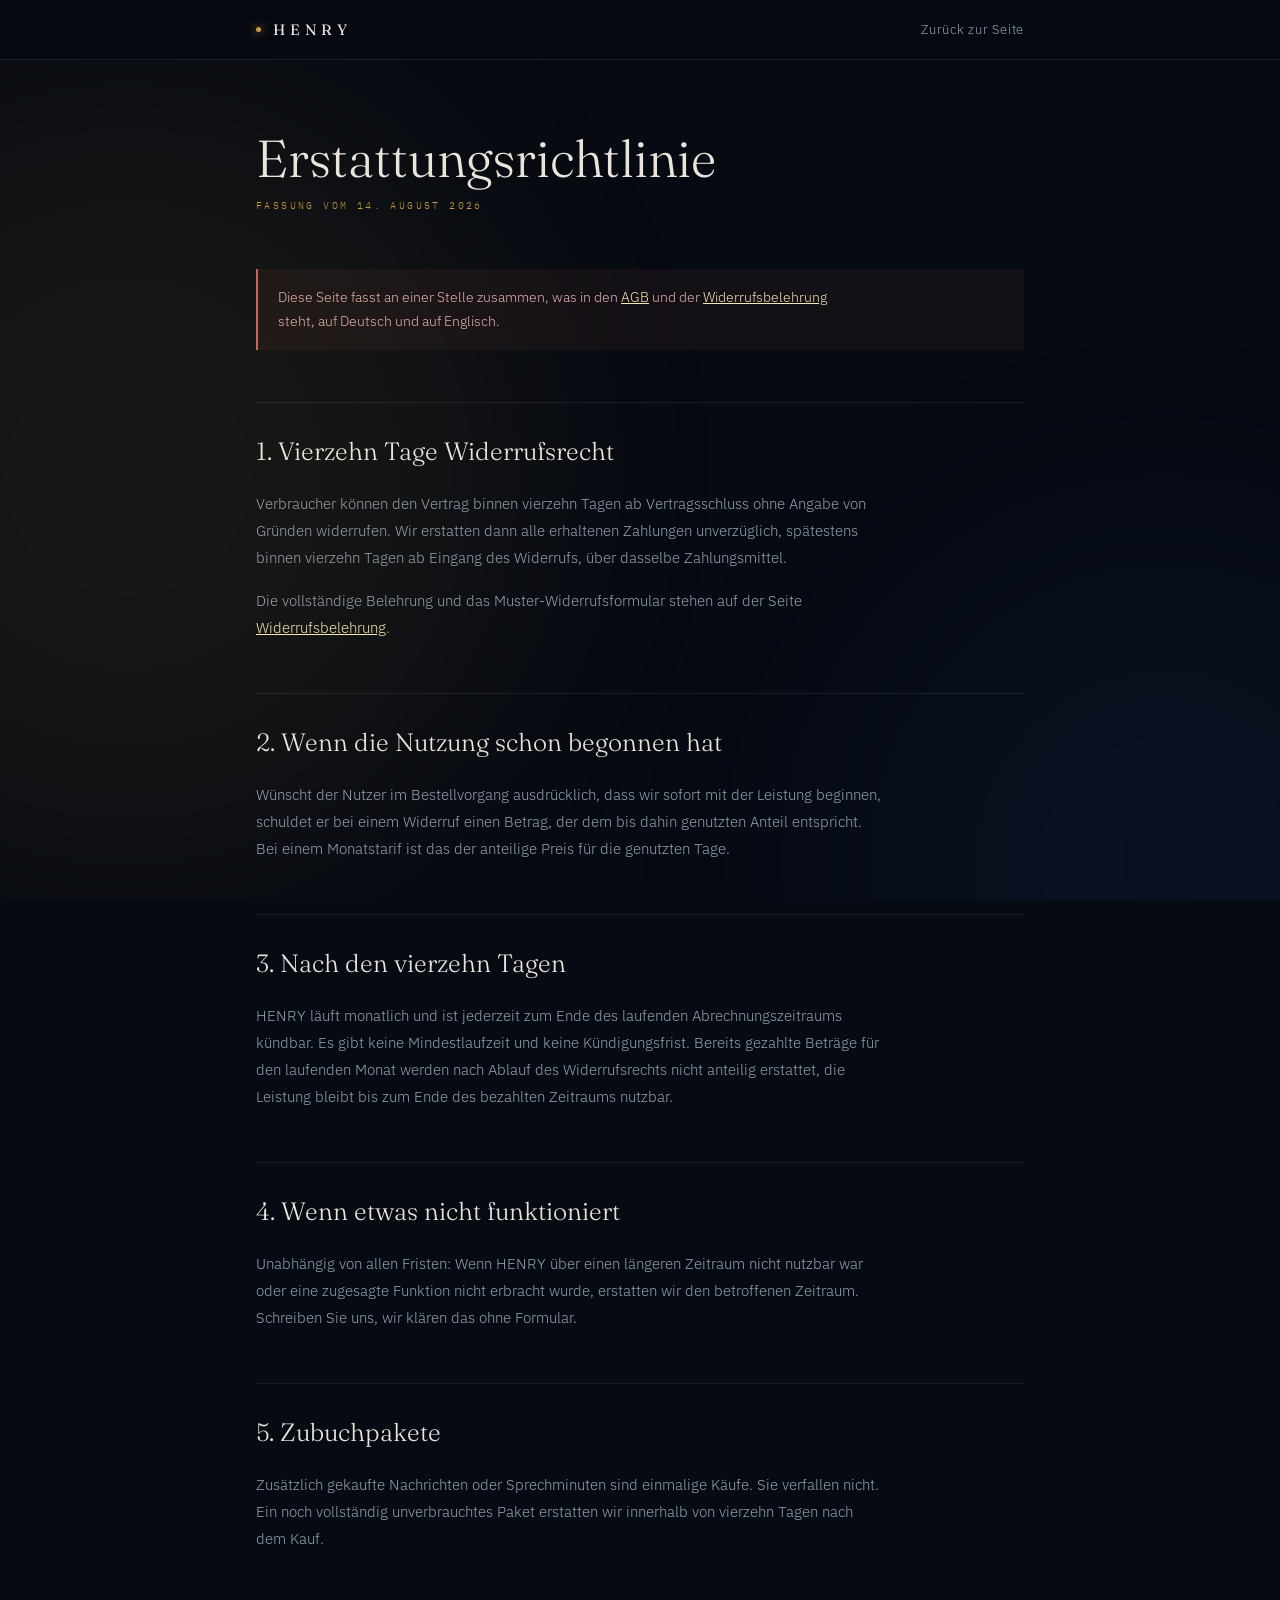
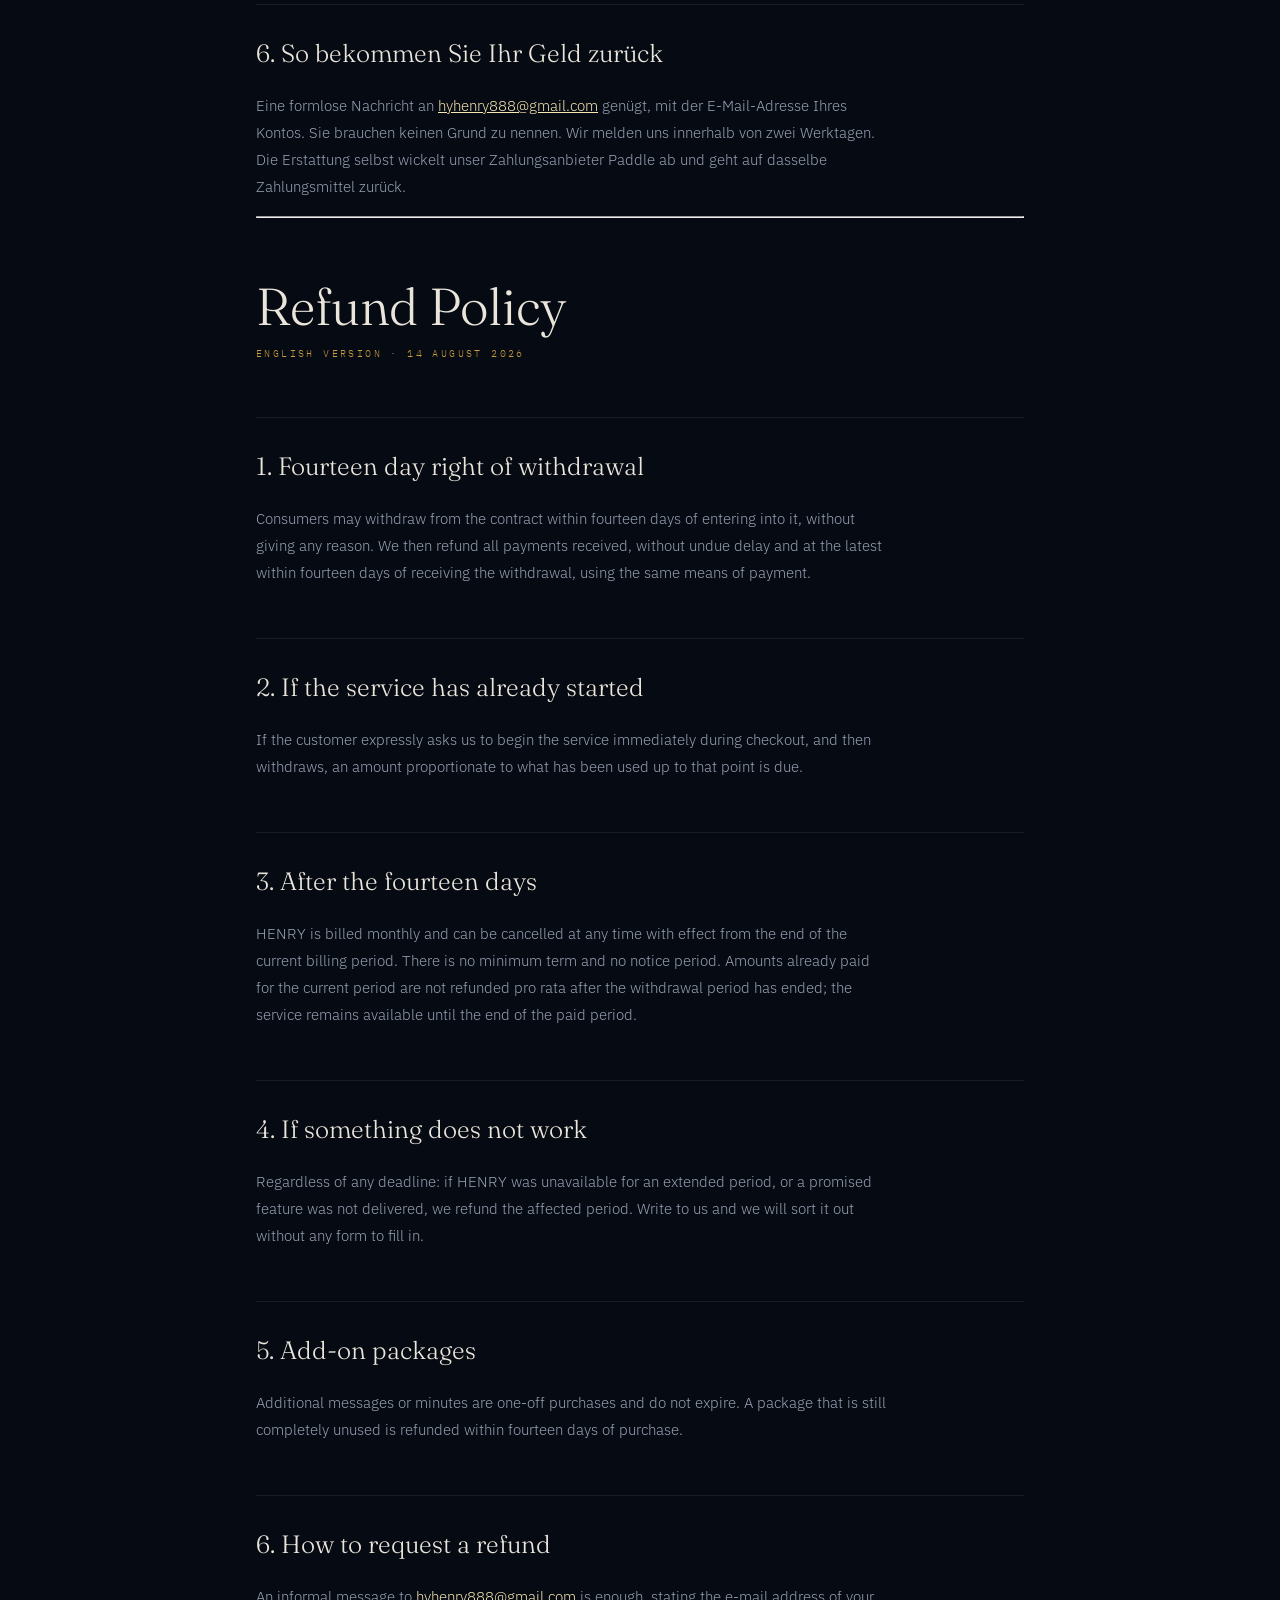
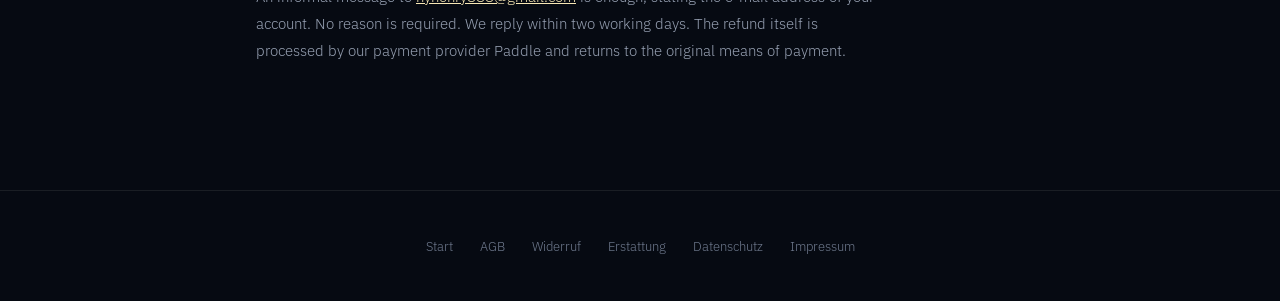
<file: erstattung.html>
<!DOCTYPE html>
<html lang="de">
<head>
<meta charset="utf-8">
<meta name="viewport" content="width=device-width,initial-scale=1">
<title>Erstattungsrichtlinie · Refund Policy · HENRY</title>
<meta name="robots" content="index,follow">
<link rel="preconnect" href="https://fonts.googleapis.com">
<link rel="preconnect" href="https://fonts.gstatic.com" crossorigin>
<link href="https://fonts.googleapis.com/css2?family=Fraunces:opsz,wght@9..144,300&family=IBM+Plex+Mono:wght@400&family=IBM+Plex+Sans:wght@300;400&display=swap" rel="stylesheet">
<link rel="stylesheet" href="recht.css">
</head>
<body>
<div class="aurora"><b></b><b></b></div>

<nav><div class="in">
  <span class="dot"></span><span class="mk">HENRY</span>
  <a href="index.html">Zurück zur Seite</a>
</div></nav>

<main>
  <h1>Erstattungsrichtlinie</h1>
  <p class="stand">Fassung vom 14. August 2026</p>

  <div class="luecke">
    <p>Diese Seite fasst an einer Stelle zusammen, was in den
    <a href="agb.html">AGB</a> und der <a href="widerruf.html">Widerrufsbelehrung</a>
    steht, auf Deutsch und auf Englisch.</p>
    <!-- INTERNER HINWEIS, BEWUSST NICHT MEHR SICHTBAR. Hier stand fuer
         jeden Besucher lesbar, dass Paddle diese Seite verlangt und
         dass der Text noch anwaltlich zu pruefen ist. Beides gehoert
         nicht auf eine oeffentliche Rechtsseite. Der Hinweis bleibt
         hier erhalten: vor dem ersten Verkauf pruefen lassen. -->
  </div>

  <h2>1. Vierzehn Tage Widerrufsrecht</h2>
  <p>Verbraucher können den Vertrag binnen vierzehn Tagen ab Vertragsschluss ohne Angabe von
  Gründen widerrufen. Wir erstatten dann alle erhaltenen Zahlungen unverzüglich, spätestens
  binnen vierzehn Tagen ab Eingang des Widerrufs, über dasselbe Zahlungsmittel.</p>
  <p>Die vollständige Belehrung und das Muster-Widerrufsformular stehen auf der Seite
  <a href="widerruf.html">Widerrufsbelehrung</a>.</p>

  <h2>2. Wenn die Nutzung schon begonnen hat</h2>
  <p>Wünscht der Nutzer im Bestellvorgang ausdrücklich, dass wir sofort mit der Leistung
  beginnen, schuldet er bei einem Widerruf einen Betrag, der dem bis dahin genutzten Anteil
  entspricht. Bei einem Monatstarif ist das der anteilige Preis für die genutzten Tage.</p>

  <h2>3. Nach den vierzehn Tagen</h2>
  <p>HENRY läuft monatlich und ist jederzeit zum Ende des laufenden Abrechnungszeitraums
  kündbar. Es gibt keine Mindestlaufzeit und keine Kündigungsfrist. Bereits gezahlte Beträge
  für den laufenden Monat werden nach Ablauf des Widerrufsrechts nicht anteilig erstattet,
  die Leistung bleibt bis zum Ende des bezahlten Zeitraums nutzbar.</p>

  <h2>4. Wenn etwas nicht funktioniert</h2>
  <p>Unabhängig von allen Fristen: Wenn HENRY über einen längeren Zeitraum nicht nutzbar war
  oder eine zugesagte Funktion nicht erbracht wurde, erstatten wir den betroffenen Zeitraum.
  Schreiben Sie uns, wir klären das ohne Formular.</p>

  <h2>5. Zubuchpakete</h2>
  <p>Zusätzlich gekaufte Nachrichten oder Sprechminuten sind einmalige Käufe. Sie verfallen
  nicht. Ein noch vollständig unverbrauchtes Paket erstatten wir innerhalb von vierzehn Tagen
  nach dem Kauf.</p>

  <h2>6. So bekommen Sie Ihr Geld zurück</h2>
  <p>Eine formlose Nachricht an <a href="mailto:hyhenry888@gmail.com">hyhenry888@gmail.com</a>
  genügt, mit der E-Mail-Adresse Ihres Kontos. Sie brauchen keinen Grund zu nennen. Wir melden
  uns innerhalb von zwei Werktagen. Die Erstattung selbst wickelt unser Zahlungsanbieter
  Paddle ab und geht auf dasselbe Zahlungsmittel zurück.</p>

  <hr>

  <h1 style="margin-top:60px">Refund Policy</h1>
  <p class="stand">English version · 14 August 2026</p>

  <h2>1. Fourteen day right of withdrawal</h2>
  <p>Consumers may withdraw from the contract within fourteen days of entering into it, without
  giving any reason. We then refund all payments received, without undue delay and at the
  latest within fourteen days of receiving the withdrawal, using the same means of payment.</p>

  <h2>2. If the service has already started</h2>
  <p>If the customer expressly asks us to begin the service immediately during checkout, and
  then withdraws, an amount proportionate to what has been used up to that point is due.</p>

  <h2>3. After the fourteen days</h2>
  <p>HENRY is billed monthly and can be cancelled at any time with effect from the end of the
  current billing period. There is no minimum term and no notice period. Amounts already paid
  for the current period are not refunded pro rata after the withdrawal period has ended; the
  service remains available until the end of the paid period.</p>

  <h2>4. If something does not work</h2>
  <p>Regardless of any deadline: if HENRY was unavailable for an extended period, or a promised
  feature was not delivered, we refund the affected period. Write to us and we will sort it out
  without any form to fill in.</p>

  <h2>5. Add-on packages</h2>
  <p>Additional messages or minutes are one-off purchases and do not expire. A package that is
  still completely unused is refunded within fourteen days of purchase.</p>

  <h2>6. How to request a refund</h2>
  <p>An informal message to <a href="mailto:hyhenry888@gmail.com">hyhenry888@gmail.com</a> is
  enough, stating the e-mail address of your account. No reason is required. We reply within
  two working days. The refund itself is processed by our payment provider Paddle and returns
  to the original means of payment.</p>
</main>

<footer>
  <a href="index.html">Start</a>
  <a href="agb.html">AGB</a>
  <a href="widerruf.html">Widerruf</a>
  <a href="erstattung.html">Erstattung</a>
  <a href="datenschutz.html">Datenschutz</a>
  <a href="impressum.html">Impressum</a>
</footer>
</body>
</html>
</file>
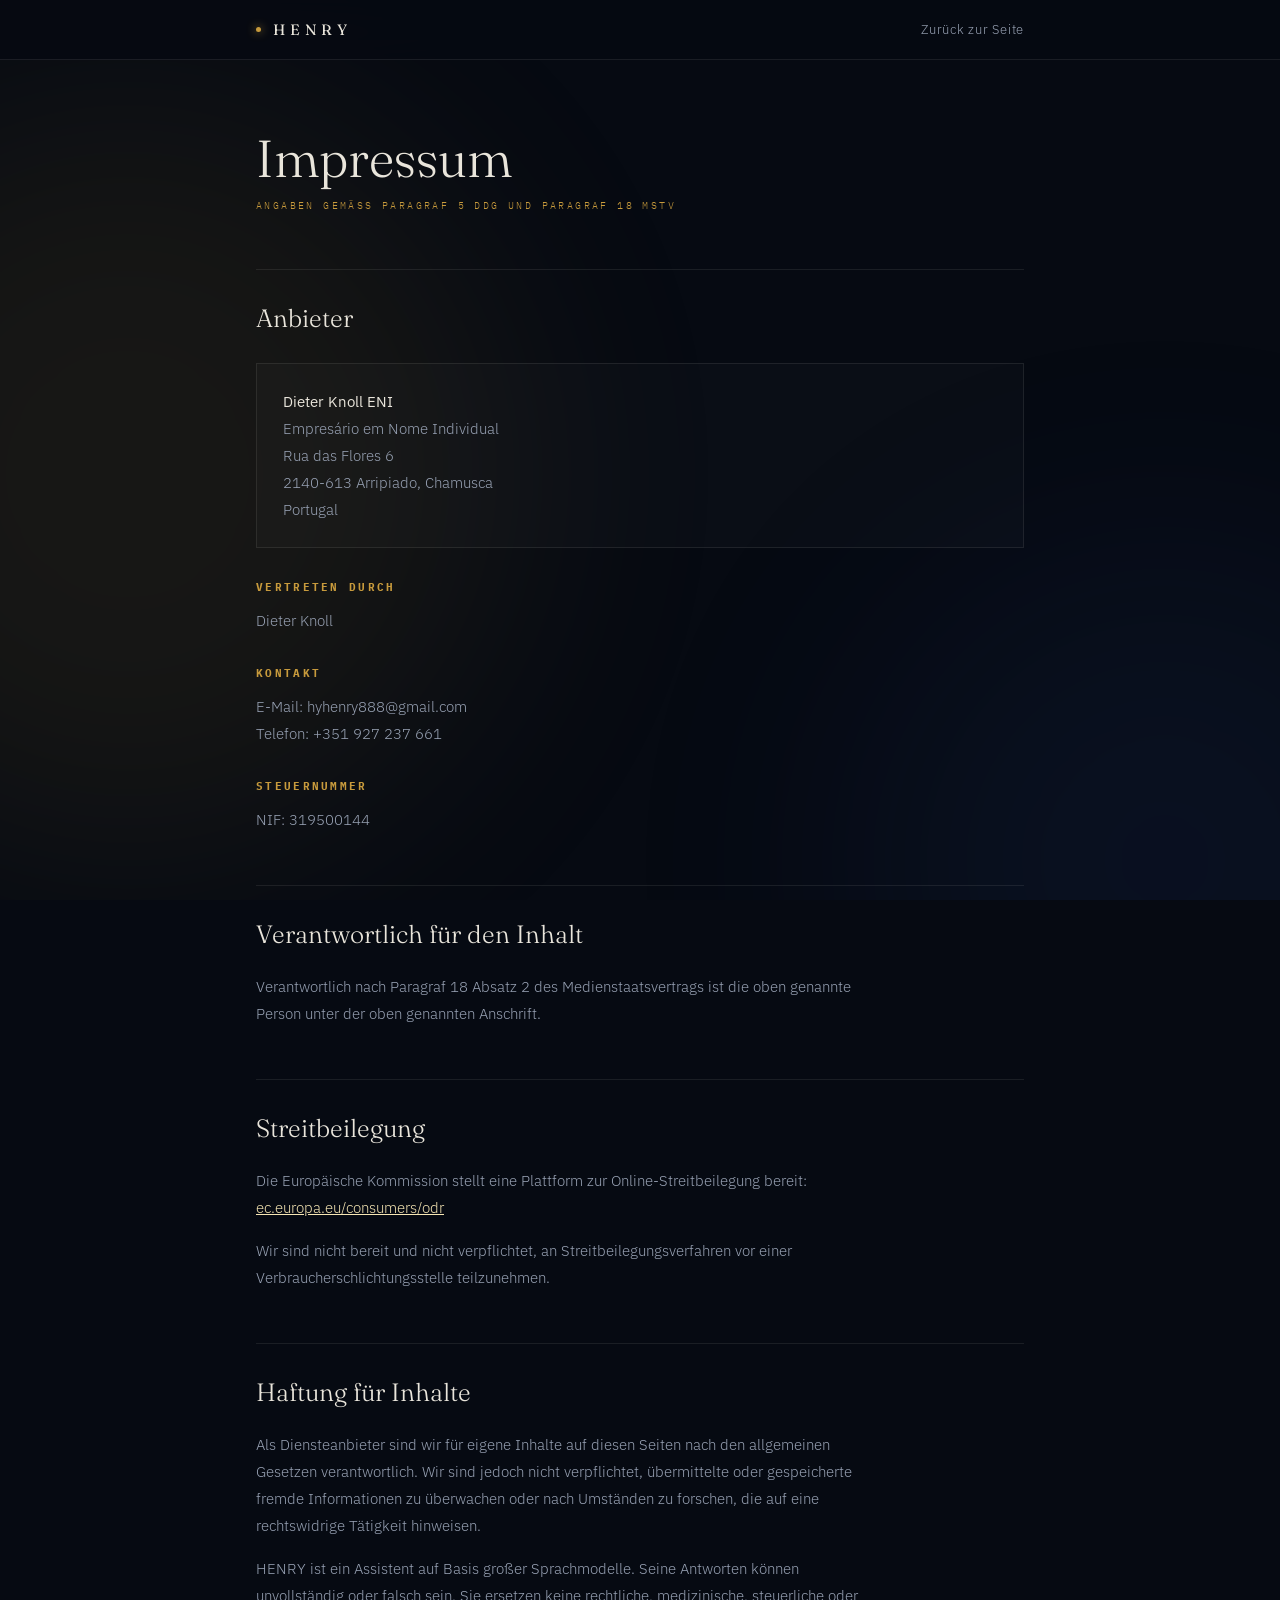
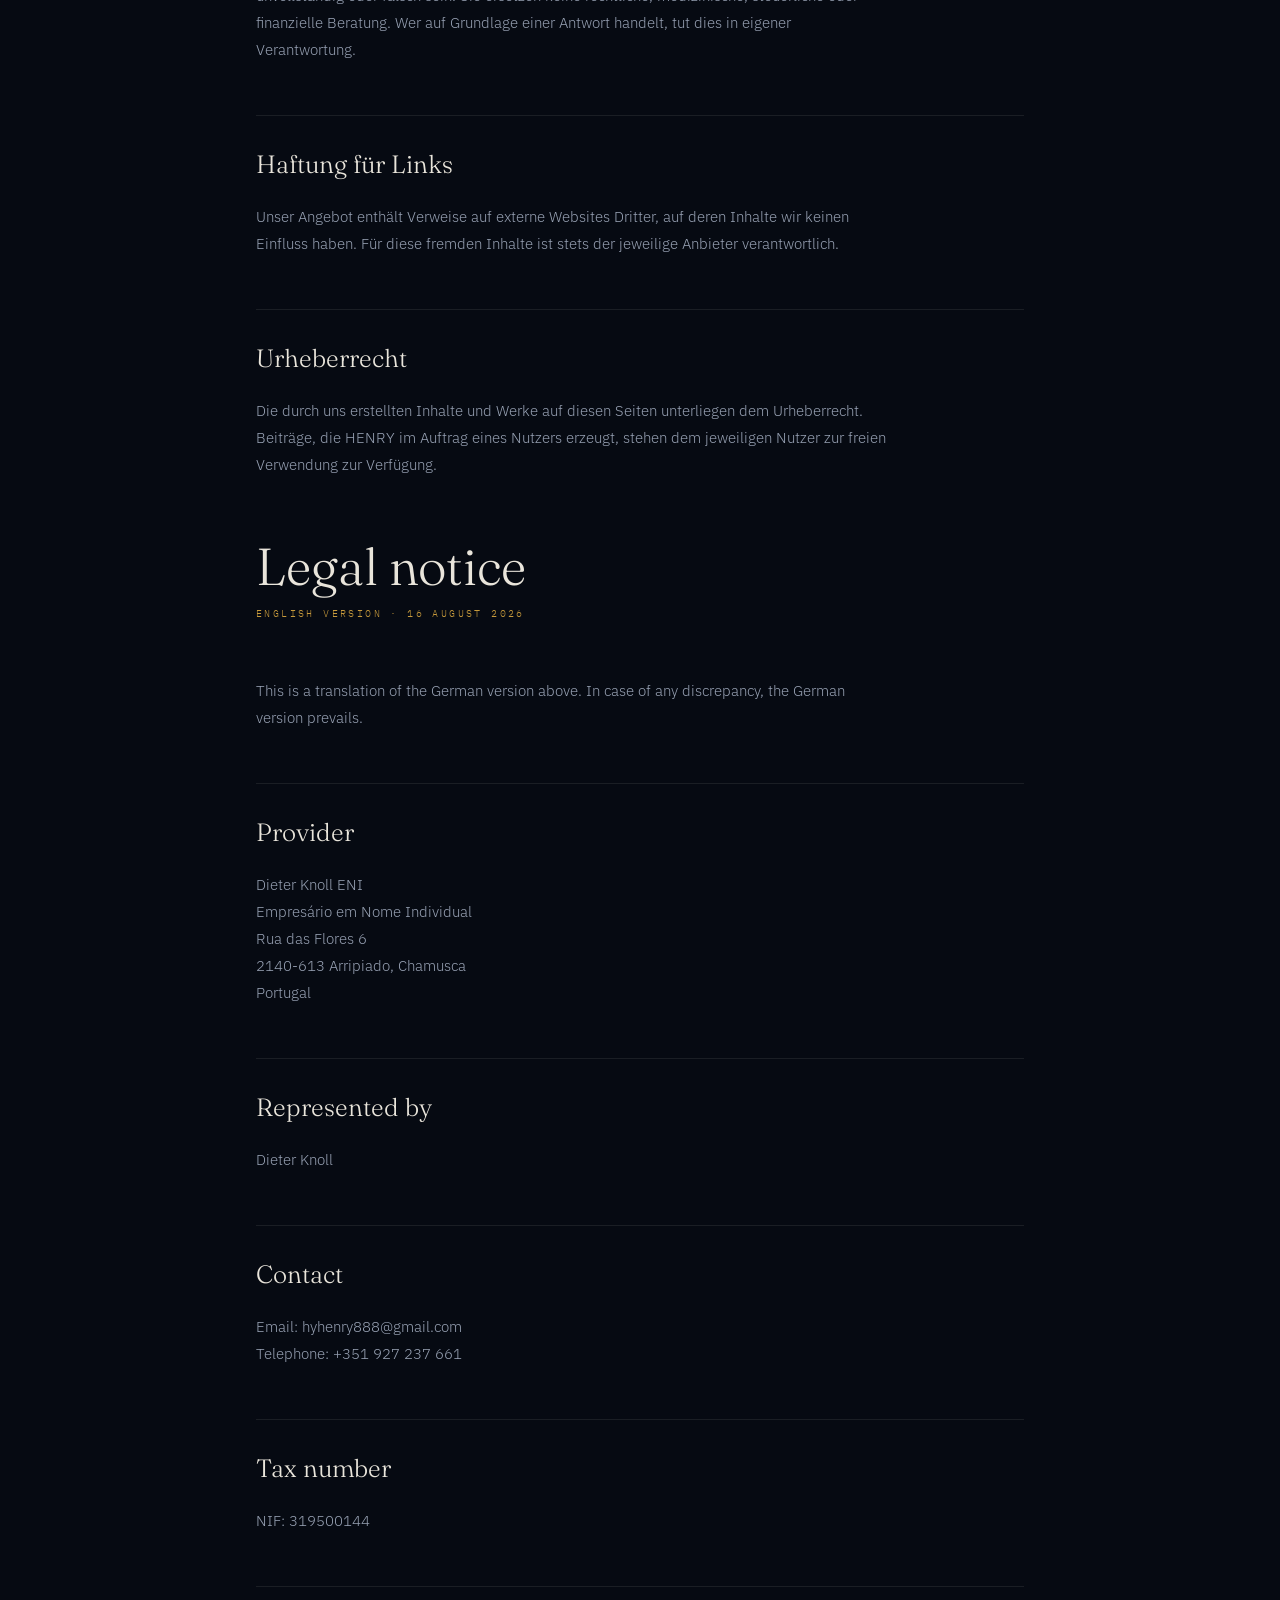
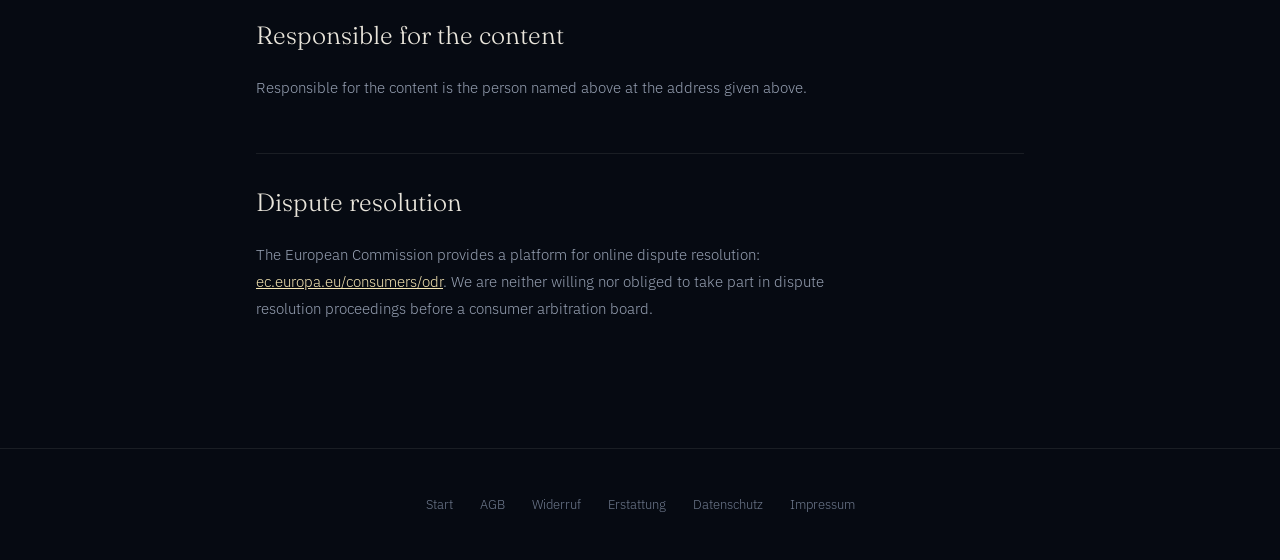
<file: impressum.html>
<!DOCTYPE html>
<html lang="de">
<head>
<meta charset="utf-8">
<meta name="viewport" content="width=device-width,initial-scale=1">
<title>Impressum · HENRY</title>
<meta name="robots" content="index,follow">
<link rel="preconnect" href="https://fonts.googleapis.com">
<link rel="preconnect" href="https://fonts.gstatic.com" crossorigin>
<link href="https://fonts.googleapis.com/css2?family=Fraunces:opsz,wght@9..144,300&family=IBM+Plex+Mono:wght@400&family=IBM+Plex+Sans:wght@300;400&display=swap" rel="stylesheet">
<link rel="stylesheet" href="recht.css">
</head>
<body>
<div class="aurora"><b></b><b></b></div>

<nav><div class="in">
  <span class="dot"></span><span class="mk">HENRY</span>
  <a href="index.html">Zurück zur Seite</a>
</div></nav>

<main>
  <h1>Impressum</h1>
  <p class="stand">Angaben gemäß Paragraf 5 DDG und Paragraf 18 MStV</p>


  <h2>Anbieter</h2>
  <div class="karte">
    <p><strong>Dieter Knoll ENI</strong><br>
    Empresário em Nome Individual<br>
    Rua das Flores 6<br>
    2140-613 Arripiado, Chamusca<br>
    Portugal</p>
  </div>

  <h3>Vertreten durch</h3>
  <p>Dieter Knoll</p>

  <h3>Kontakt</h3>
  <p>
    E-Mail: hyhenry888@gmail.com<br>
    Telefon: +351 927 237 661
  </p>

  <h3>Steuernummer</h3>
  <!-- Die Ueberschrift hiess "Umsatzsteuer-Identifikationsnummer". Das ist die
       Nummer nur dann, wenn wirklich Umsatzsteuer ausgewiesen wird. Solange
       das nicht entschieden ist, steht hier die Steuernummer, und das ist in
       jedem Fall richtig. Wird spaeter Umsatzsteuer ausgewiesen, lautet die
       Zeile "Umsatzsteuer-Identifikationsnummer: PT319500144". -->
  <p>NIF: 319500144</p>

  <h2>Verantwortlich für den Inhalt</h2>
  <p>Verantwortlich nach Paragraf 18 Absatz 2 des Medienstaatsvertrags ist die oben genannte
  Person unter der oben genannten Anschrift.</p>

  <h2>Streitbeilegung</h2>
  <p>Die Europäische Kommission stellt eine Plattform zur Online-Streitbeilegung bereit:
  <a href="https://ec.europa.eu/consumers/odr/" target="_blank" rel="noopener">ec.europa.eu/consumers/odr</a></p>
  <p>Wir sind nicht bereit und nicht verpflichtet, an Streitbeilegungsverfahren vor einer
  Verbraucherschlichtungsstelle teilzunehmen.</p>

  <h2>Haftung für Inhalte</h2>
  <p>Als Diensteanbieter sind wir für eigene Inhalte auf diesen Seiten nach den allgemeinen
  Gesetzen verantwortlich. Wir sind jedoch nicht verpflichtet, übermittelte oder gespeicherte
  fremde Informationen zu überwachen oder nach Umständen zu forschen, die auf eine
  rechtswidrige Tätigkeit hinweisen.</p>
  <p>HENRY ist ein Assistent auf Basis großer Sprachmodelle. Seine Antworten können unvollständig
  oder falsch sein. Sie ersetzen keine rechtliche, medizinische, steuerliche oder finanzielle
  Beratung. Wer auf Grundlage einer Antwort handelt, tut dies in eigener Verantwortung.</p>

  <h2>Haftung für Links</h2>
  <p>Unser Angebot enthält Verweise auf externe Websites Dritter, auf deren Inhalte wir keinen
  Einfluss haben. Für diese fremden Inhalte ist stets der jeweilige Anbieter verantwortlich.</p>

  <h2>Urheberrecht</h2>
  <p>Die durch uns erstellten Inhalte und Werke auf diesen Seiten unterliegen dem Urheberrecht.
  Beiträge, die HENRY im Auftrag eines Nutzers erzeugt, stehen dem jeweiligen Nutzer zur freien
  Verwendung zur Verfügung.</p>

  <h1 style="margin-top:60px">Legal notice</h1>
  <p class="stand">English version &middot; 16 August 2026</p>
  <p>This is a translation of the German version above. In case of any discrepancy, the
  German version prevails.</p>

  <h2>Provider</h2>
  <p class="block">
    Dieter Knoll ENI<br>
    Empres&aacute;rio em Nome Individual<br>
    Rua das Flores 6<br>
    2140-613 Arripiado, Chamusca<br>
    Portugal
  </p>

  <h2>Represented by</h2>
  <p>Dieter Knoll</p>

  <h2>Contact</h2>
  <p class="block">
    Email: hyhenry888@gmail.com<br>
    Telephone: +351 927 237 661
  </p>

  <h2>Tax number</h2>
  <p>NIF: 319500144</p>

  <h2>Responsible for the content</h2>
  <p>Responsible for the content is the person named above at the address given above.</p>

  <h2>Dispute resolution</h2>
  <p>The European Commission provides a platform for online dispute resolution:
  <a href="https://ec.europa.eu/consumers/odr" target="_blank" rel="noopener">ec.europa.eu/consumers/odr</a>.
  We are neither willing nor obliged to take part in dispute resolution proceedings before a
  consumer arbitration board.</p>
</main>

<footer>
  <a href="index.html">Start</a>
  <a href="agb.html">AGB</a>
  <a href="widerruf.html">Widerruf</a>
  <a href="erstattung.html">Erstattung</a>
  <a href="datenschutz.html">Datenschutz</a>
  <a href="impressum.html">Impressum</a>
</footer>
</body>
</html>
</file>
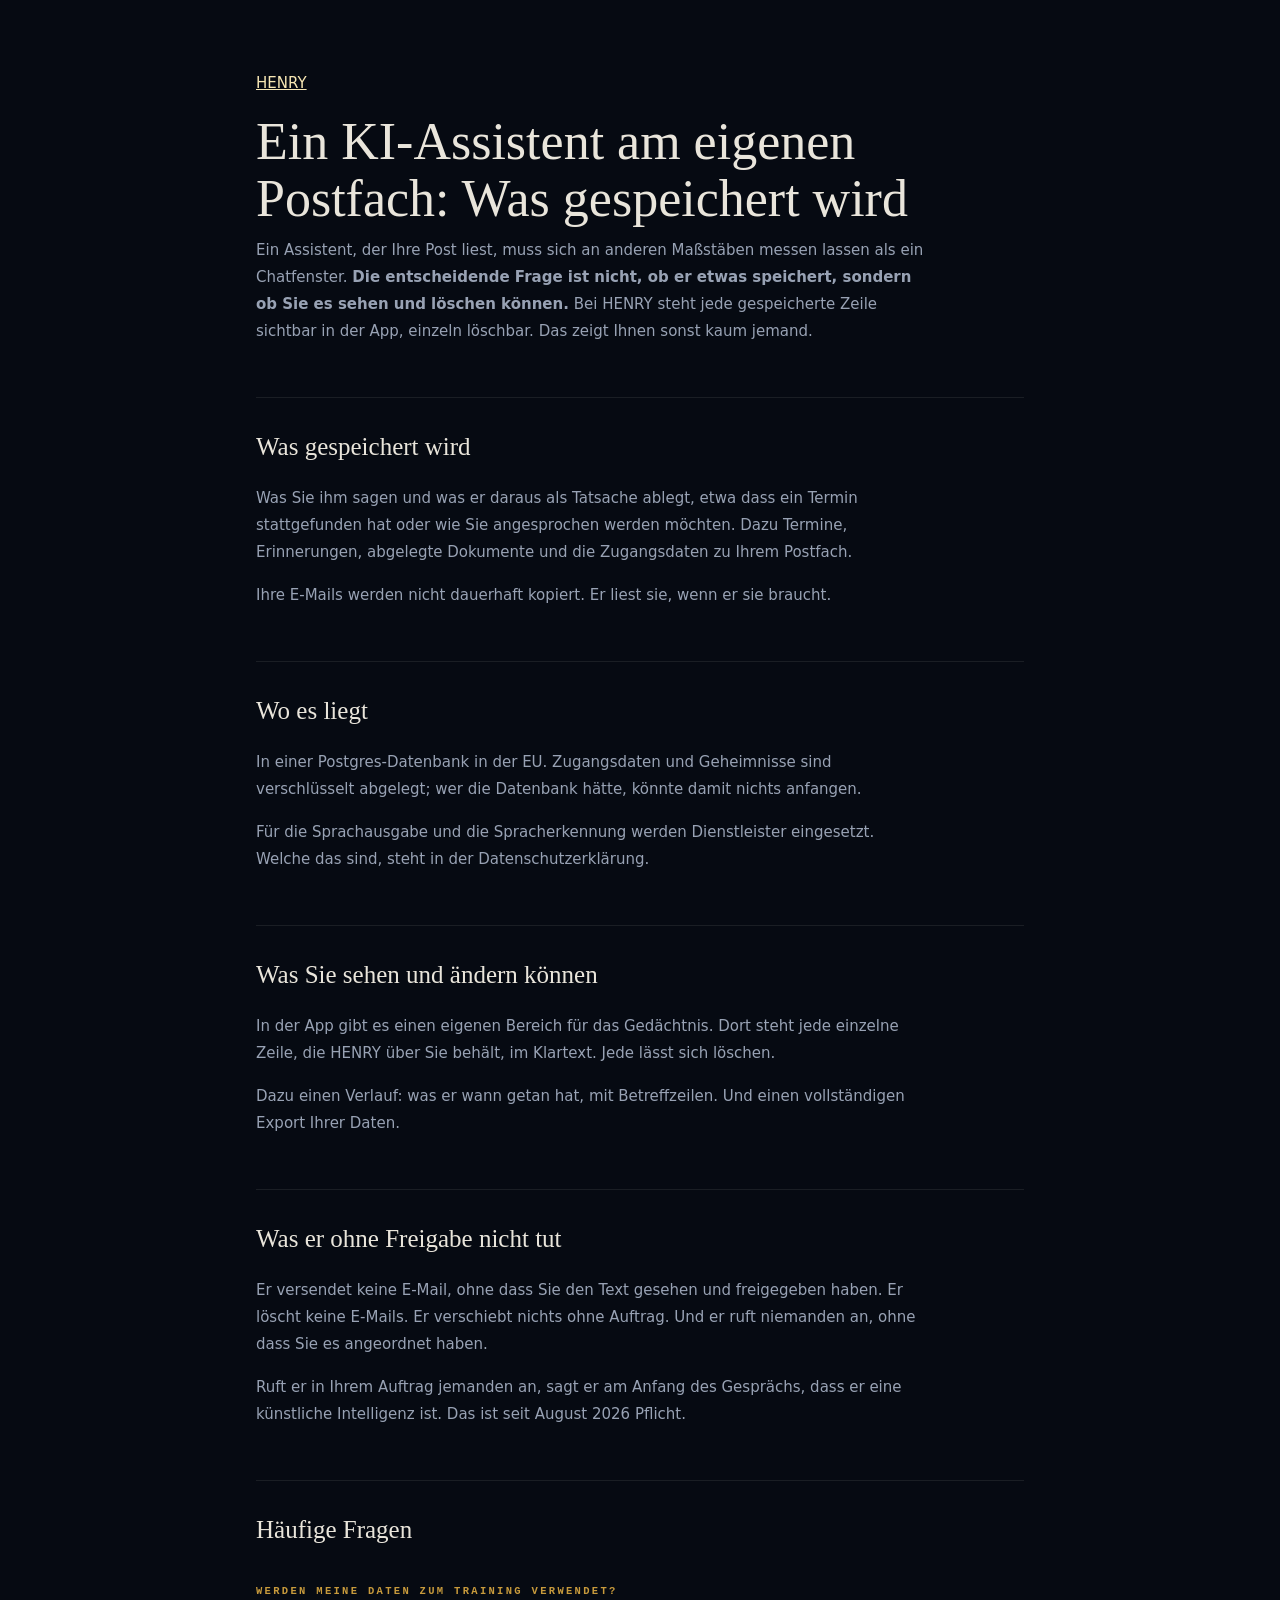
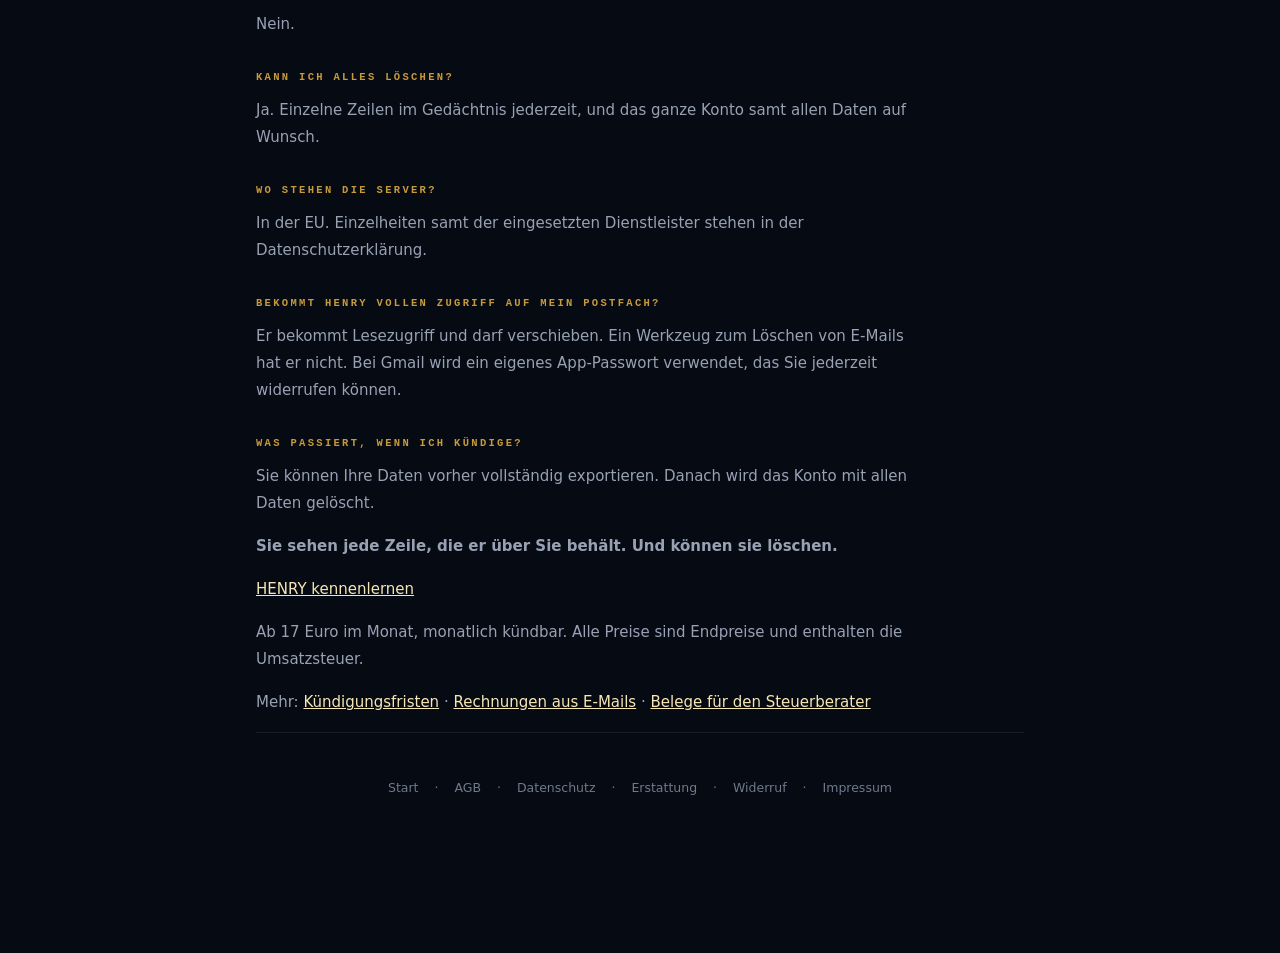
<file: ki-assistent-dsgvo.html>
<!DOCTYPE html>
<html lang="de">
<head>
<meta charset="utf-8">
<meta name="viewport" content="width=device-width,initial-scale=1">
<title>KI-Assistent mit Datenschutz: Was HENRY speichert und was nicht</title>
<meta name="description" content="Ein KI-Assistent mit Zugriff auf Postfach und Kalender wirft Datenschutzfragen auf. Hier steht, was HENRY speichert, wo es liegt und wie man es löscht.">
<link rel="canonical" href="https://hyhenry.com/ki-assistent-dsgvo.html">
<meta property="og:title" content="KI-Assistent mit Datenschutz: Was HENRY speichert und was nicht">
<meta property="og:description" content="Ein KI-Assistent mit Zugriff auf Postfach und Kalender wirft Datenschutzfragen auf. Hier steht, was HENRY speichert, wo es liegt und wie man es löscht.">
<meta property="og:url" content="https://hyhenry.com/ki-assistent-dsgvo.html">
<meta property="og:type" content="article">
<meta property="og:image" content="https://hyhenry.com/poster.jpg">
<meta property="og:site_name" content="HENRY">
<meta name="twitter:card" content="summary_large_image">
<link rel="icon" href="icon-32.png">
<link rel="apple-touch-icon" href="icon-180.png">
<link rel="stylesheet" href="recht.css">
<script type="application/ld+json">{"@context":"https://schema.org","@type":"FAQPage","mainEntity":[{"@type":"Question","name":"Werden meine Daten zum Training verwendet?","acceptedAnswer":{"@type":"Answer","text":"Nein."}},{"@type":"Question","name":"Kann ich alles löschen?","acceptedAnswer":{"@type":"Answer","text":"Ja. Einzelne Zeilen im Gedächtnis jederzeit, und das ganze Konto samt allen Daten auf Wunsch."}},{"@type":"Question","name":"Wo stehen die Server?","acceptedAnswer":{"@type":"Answer","text":"In der EU. Einzelheiten samt der eingesetzten Dienstleister stehen in der Datenschutzerklärung."}},{"@type":"Question","name":"Bekommt HENRY vollen Zugriff auf mein Postfach?","acceptedAnswer":{"@type":"Answer","text":"Er bekommt Lesezugriff und darf verschieben. Ein Werkzeug zum Löschen von E-Mails hat er nicht. Bei Gmail wird ein eigenes App-Passwort verwendet, das Sie jederzeit widerrufen können."}},{"@type":"Question","name":"Was passiert, wenn ich kündige?","acceptedAnswer":{"@type":"Answer","text":"Sie können Ihre Daten vorher vollständig exportieren. Danach wird das Konto mit allen Daten gelöscht."}}]}</script>
<script type="application/ld+json">{"@context":"https://schema.org","@type":"BreadcrumbList","itemListElement":[{"@type":"ListItem","position":1,"name":"HENRY","item":"https://hyhenry.com/"},{"@type":"ListItem","position":2,"name":"KI-Assistent mit Datenschutz: Was HENRY speichert und was nicht","item":"https://hyhenry.com/ki-assistent-dsgvo.html"}]}</script>
</head>
<body>
<main>
  <p class="zurueck"><a href="/">HENRY</a></p>

  <h1>Ein KI-Assistent am eigenen Postfach: Was gespeichert wird</h1>

  <!-- DIE ANTWORT ZUERST. Wer hier landet, hat eine Frage, keine Lust
       auf eine Vorstellungsrunde. Und ein Sprachmodell zitiert genau
       diesen Absatz. -->
  <p class="vorspann">Ein Assistent, der Ihre Post liest, muss sich an anderen Maßstäben messen lassen als ein Chatfenster. <b>Die entscheidende Frage ist nicht, ob er etwas speichert, sondern ob Sie es sehen und löschen können.</b> Bei HENRY steht jede gespeicherte Zeile sichtbar in der App, einzeln löschbar. Das zeigt Ihnen sonst kaum jemand.</p>

  <h2>Was gespeichert wird</h2>
  <p>Was Sie ihm sagen und was er daraus als Tatsache ablegt, etwa dass ein Termin stattgefunden hat oder wie Sie angesprochen werden möchten. Dazu Termine, Erinnerungen, abgelegte Dokumente und die Zugangsdaten zu Ihrem Postfach.</p><p>Ihre E-Mails werden nicht dauerhaft kopiert. Er liest sie, wenn er sie braucht.</p>

  <h2>Wo es liegt</h2>
  <p>In einer Postgres-Datenbank in der EU. Zugangsdaten und Geheimnisse sind verschlüsselt abgelegt; wer die Datenbank hätte, könnte damit nichts anfangen.</p><p>Für die Sprachausgabe und die Spracherkennung werden Dienstleister eingesetzt. Welche das sind, steht in der Datenschutzerklärung.</p>

  <h2>Was Sie sehen und ändern können</h2>
  <p>In der App gibt es einen eigenen Bereich für das Gedächtnis. Dort steht jede einzelne Zeile, die HENRY über Sie behält, im Klartext. Jede lässt sich löschen.</p><p>Dazu einen Verlauf: was er wann getan hat, mit Betreffzeilen. Und einen vollständigen Export Ihrer Daten.</p>

  <h2>Was er ohne Freigabe nicht tut</h2>
  <p>Er versendet keine E-Mail, ohne dass Sie den Text gesehen und freigegeben haben. Er löscht keine E-Mails. Er verschiebt nichts ohne Auftrag. Und er ruft niemanden an, ohne dass Sie es angeordnet haben.</p><p>Ruft er in Ihrem Auftrag jemanden an, sagt er am Anfang des Gesprächs, dass er eine künstliche Intelligenz ist. Das ist seit August 2026 Pflicht.</p>

  <h2>Häufige Fragen</h2>
  <h3>Werden meine Daten zum Training verwendet?</h3>
  <p>Nein.</p>

  <h3>Kann ich alles löschen?</h3>
  <p>Ja. Einzelne Zeilen im Gedächtnis jederzeit, und das ganze Konto samt allen Daten auf Wunsch.</p>

  <h3>Wo stehen die Server?</h3>
  <p>In der EU. Einzelheiten samt der eingesetzten Dienstleister stehen in der Datenschutzerklärung.</p>

  <h3>Bekommt HENRY vollen Zugriff auf mein Postfach?</h3>
  <p>Er bekommt Lesezugriff und darf verschieben. Ein Werkzeug zum Löschen von E-Mails hat er nicht. Bei Gmail wird ein eigenes App-Passwort verwendet, das Sie jederzeit widerrufen können.</p>

  <h3>Was passiert, wenn ich kündige?</h3>
  <p>Sie können Ihre Daten vorher vollständig exportieren. Danach wird das Konto mit allen Daten gelöscht.</p>

  <div class="kasten">
    <p><b>Sie sehen jede Zeile, die er über Sie behält. Und können sie löschen.</b></p>
    <p><a class="knopf" href="https://butler.hyhenry.com" rel="noopener">HENRY kennenlernen</a></p>
    <p class="klein">Ab 17 Euro im Monat, monatlich kündbar. Alle Preise sind
    Endpreise und enthalten die Umsatzsteuer.</p>
  </div>

  <p class="klein">Mehr: <a href="kuendigungsfristen.html">Kündigungsfristen</a> · <a href="rechnungen-aus-emails.html">Rechnungen aus E-Mails</a> · <a href="belege-steuerberater.html">Belege für den Steuerberater</a></p>

  <footer>
    <a href="/">Start</a> ·
    <a href="agb.html">AGB</a> ·
    <a href="datenschutz.html">Datenschutz</a> ·
    <a href="erstattung.html">Erstattung</a> ·
    <a href="widerruf.html">Widerruf</a> ·
    <a href="impressum.html">Impressum</a>
  </footer>
</main>

<script>
/* Dieselbe Zaehlung wie auf der Startseite: eigener Server, keine
   Cookies, kein Merkmal zur Wiedererkennung. */
(function(){
  try{
    var d={was:"aufruf",wert:"",seite:location.pathname,
      woher:document.referrer?new URL(document.referrer).hostname:"",
      sprache:(navigator.language||"").slice(0,2),
      breite:innerWidth<700?"klein":innerWidth<1200?"mittel":"gross"};
    if(navigator.sendBeacon) navigator.sendBeacon("https://butler.hyhenry.com/api/besuch",
      new Blob([JSON.stringify(d)],{type:"application/json"}));
  }catch(e){}
})();
</script>
</body>
</html>
</file>
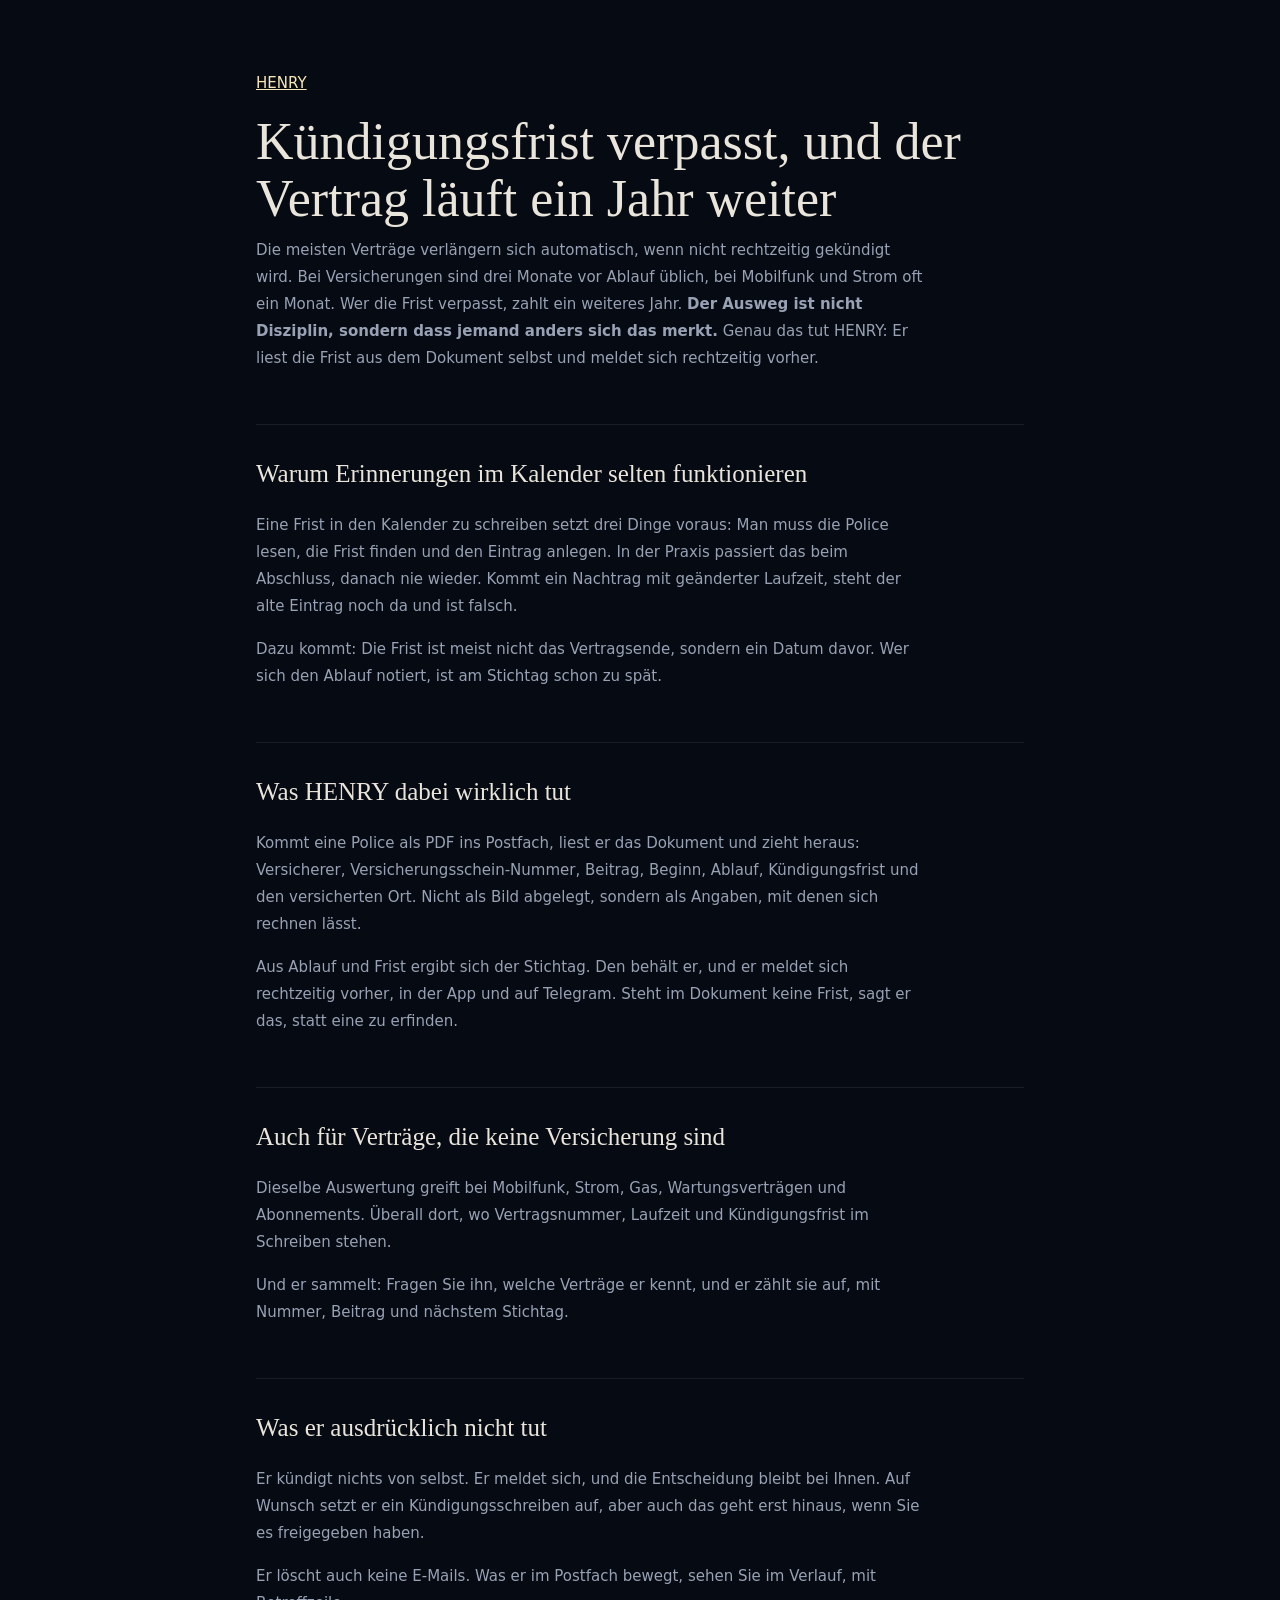
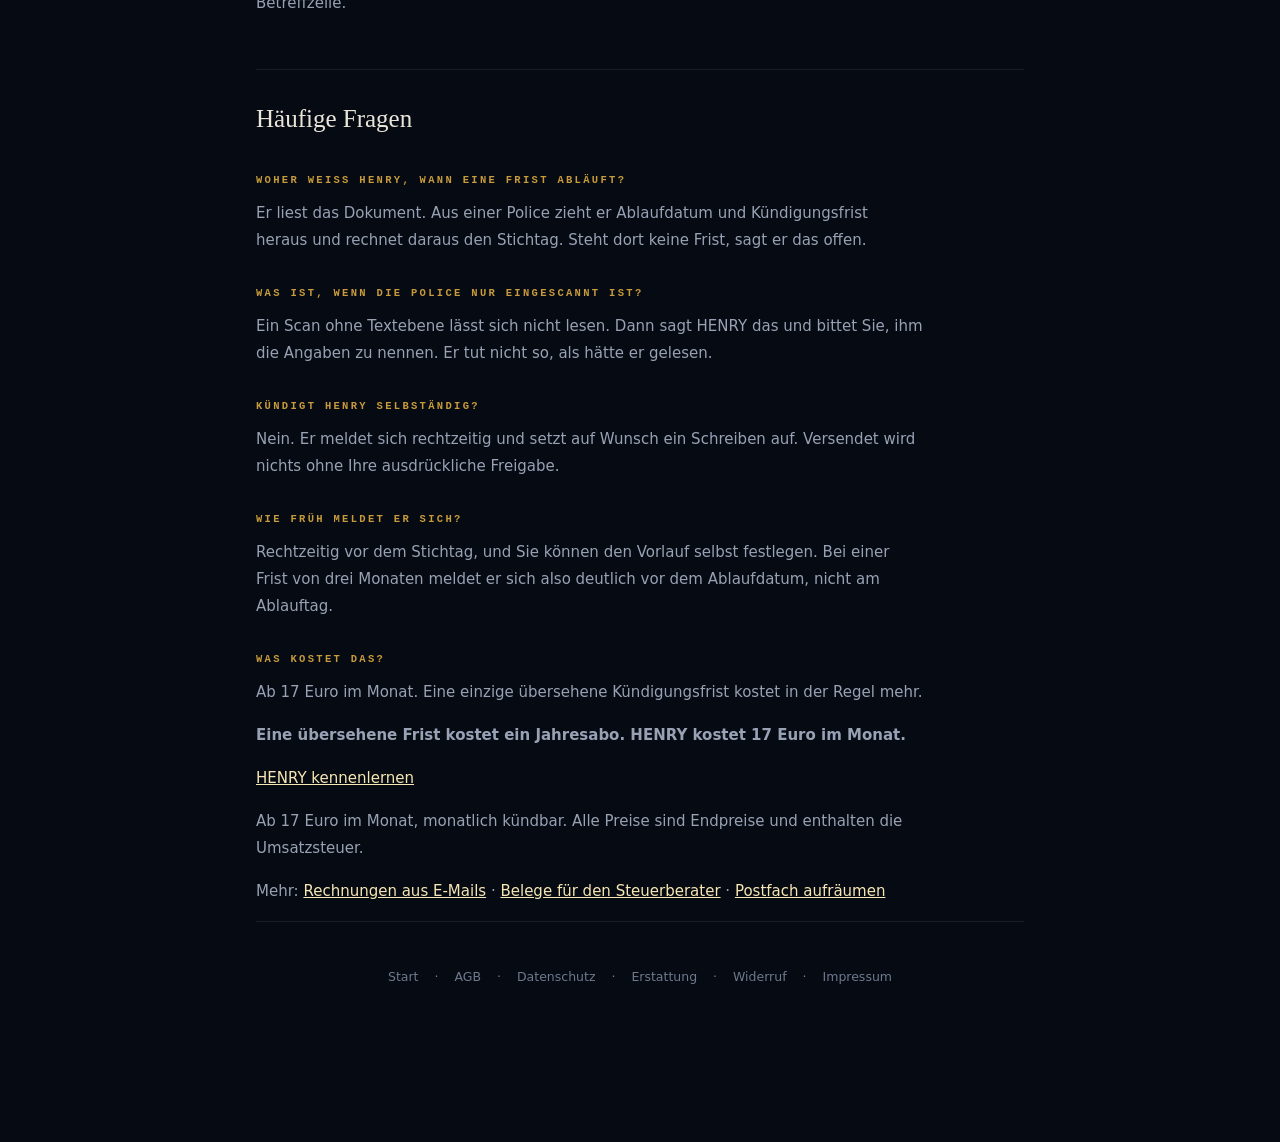
<file: kuendigungsfristen.html>
<!DOCTYPE html>
<html lang="de">
<head>
<meta charset="utf-8">
<meta name="viewport" content="width=device-width,initial-scale=1">
<title>Kündigungsfrist verpasst? So behalten Sie jede Frist im Blick</title>
<meta name="description" content="Verträge verlängern sich still um ein Jahr, wenn die Kündigungsfrist verstreicht. HENRY liest die Frist aus Ihrer Police und meldet sich rechtzeitig vorher.">
<link rel="canonical" href="https://hyhenry.com/kuendigungsfristen.html">
<meta property="og:title" content="Kündigungsfrist verpasst? So behalten Sie jede Frist im Blick">
<meta property="og:description" content="Verträge verlängern sich still um ein Jahr, wenn die Kündigungsfrist verstreicht. HENRY liest die Frist aus Ihrer Police und meldet sich rechtzeitig vorher.">
<meta property="og:url" content="https://hyhenry.com/kuendigungsfristen.html">
<meta property="og:type" content="article">
<meta property="og:image" content="https://hyhenry.com/poster.jpg">
<meta property="og:site_name" content="HENRY">
<meta name="twitter:card" content="summary_large_image">
<link rel="icon" href="icon-32.png">
<link rel="apple-touch-icon" href="icon-180.png">
<link rel="stylesheet" href="recht.css">
<script type="application/ld+json">{"@context":"https://schema.org","@type":"FAQPage","mainEntity":[{"@type":"Question","name":"Woher weiß HENRY, wann eine Frist abläuft?","acceptedAnswer":{"@type":"Answer","text":"Er liest das Dokument. Aus einer Police zieht er Ablaufdatum und Kündigungsfrist heraus und rechnet daraus den Stichtag. Steht dort keine Frist, sagt er das offen."}},{"@type":"Question","name":"Was ist, wenn die Police nur eingescannt ist?","acceptedAnswer":{"@type":"Answer","text":"Ein Scan ohne Textebene lässt sich nicht lesen. Dann sagt HENRY das und bittet Sie, ihm die Angaben zu nennen. Er tut nicht so, als hätte er gelesen."}},{"@type":"Question","name":"Kündigt HENRY selbständig?","acceptedAnswer":{"@type":"Answer","text":"Nein. Er meldet sich rechtzeitig und setzt auf Wunsch ein Schreiben auf. Versendet wird nichts ohne Ihre ausdrückliche Freigabe."}},{"@type":"Question","name":"Wie früh meldet er sich?","acceptedAnswer":{"@type":"Answer","text":"Rechtzeitig vor dem Stichtag, und Sie können den Vorlauf selbst festlegen. Bei einer Frist von drei Monaten meldet er sich also deutlich vor dem Ablaufdatum, nicht am Ablauftag."}},{"@type":"Question","name":"Was kostet das?","acceptedAnswer":{"@type":"Answer","text":"Ab 17 Euro im Monat. Eine einzige übersehene Kündigungsfrist kostet in der Regel mehr."}}]}</script>
<script type="application/ld+json">{"@context":"https://schema.org","@type":"BreadcrumbList","itemListElement":[{"@type":"ListItem","position":1,"name":"HENRY","item":"https://hyhenry.com/"},{"@type":"ListItem","position":2,"name":"Kündigungsfrist verpasst? So behalten Sie jede Frist im Blick","item":"https://hyhenry.com/kuendigungsfristen.html"}]}</script>
</head>
<body>
<main>
  <p class="zurueck"><a href="/">HENRY</a></p>

  <h1>Kündigungsfrist verpasst, und der Vertrag läuft ein Jahr weiter</h1>

  <!-- DIE ANTWORT ZUERST. Wer hier landet, hat eine Frage, keine Lust
       auf eine Vorstellungsrunde. Und ein Sprachmodell zitiert genau
       diesen Absatz. -->
  <p class="vorspann">Die meisten Verträge verlängern sich automatisch, wenn nicht rechtzeitig gekündigt wird. Bei Versicherungen sind drei Monate vor Ablauf üblich, bei Mobilfunk und Strom oft ein Monat. Wer die Frist verpasst, zahlt ein weiteres Jahr. <b>Der Ausweg ist nicht Disziplin, sondern dass jemand anders sich das merkt.</b> Genau das tut HENRY: Er liest die Frist aus dem Dokument selbst und meldet sich rechtzeitig vorher.</p>

  <h2>Warum Erinnerungen im Kalender selten funktionieren</h2>
  <p>Eine Frist in den Kalender zu schreiben setzt drei Dinge voraus: Man muss die Police lesen, die Frist finden und den Eintrag anlegen. In der Praxis passiert das beim Abschluss, danach nie wieder. Kommt ein Nachtrag mit geänderter Laufzeit, steht der alte Eintrag noch da und ist falsch.</p><p>Dazu kommt: Die Frist ist meist nicht das Vertragsende, sondern ein Datum davor. Wer sich den Ablauf notiert, ist am Stichtag schon zu spät.</p>

  <h2>Was HENRY dabei wirklich tut</h2>
  <p>Kommt eine Police als PDF ins Postfach, liest er das Dokument und zieht heraus: Versicherer, Versicherungsschein-Nummer, Beitrag, Beginn, Ablauf, Kündigungsfrist und den versicherten Ort. Nicht als Bild abgelegt, sondern als Angaben, mit denen sich rechnen lässt.</p><p>Aus Ablauf und Frist ergibt sich der Stichtag. Den behält er, und er meldet sich rechtzeitig vorher, in der App und auf Telegram. Steht im Dokument keine Frist, sagt er das, statt eine zu erfinden.</p>

  <h2>Auch für Verträge, die keine Versicherung sind</h2>
  <p>Dieselbe Auswertung greift bei Mobilfunk, Strom, Gas, Wartungsverträgen und Abonnements. Überall dort, wo Vertragsnummer, Laufzeit und Kündigungsfrist im Schreiben stehen.</p><p>Und er sammelt: Fragen Sie ihn, welche Verträge er kennt, und er zählt sie auf, mit Nummer, Beitrag und nächstem Stichtag.</p>

  <h2>Was er ausdrücklich nicht tut</h2>
  <p>Er kündigt nichts von selbst. Er meldet sich, und die Entscheidung bleibt bei Ihnen. Auf Wunsch setzt er ein Kündigungsschreiben auf, aber auch das geht erst hinaus, wenn Sie es freigegeben haben.</p><p>Er löscht auch keine E-Mails. Was er im Postfach bewegt, sehen Sie im Verlauf, mit Betreffzeile.</p>

  <h2>Häufige Fragen</h2>
  <h3>Woher weiß HENRY, wann eine Frist abläuft?</h3>
  <p>Er liest das Dokument. Aus einer Police zieht er Ablaufdatum und Kündigungsfrist heraus und rechnet daraus den Stichtag. Steht dort keine Frist, sagt er das offen.</p>

  <h3>Was ist, wenn die Police nur eingescannt ist?</h3>
  <p>Ein Scan ohne Textebene lässt sich nicht lesen. Dann sagt HENRY das und bittet Sie, ihm die Angaben zu nennen. Er tut nicht so, als hätte er gelesen.</p>

  <h3>Kündigt HENRY selbständig?</h3>
  <p>Nein. Er meldet sich rechtzeitig und setzt auf Wunsch ein Schreiben auf. Versendet wird nichts ohne Ihre ausdrückliche Freigabe.</p>

  <h3>Wie früh meldet er sich?</h3>
  <p>Rechtzeitig vor dem Stichtag, und Sie können den Vorlauf selbst festlegen. Bei einer Frist von drei Monaten meldet er sich also deutlich vor dem Ablaufdatum, nicht am Ablauftag.</p>

  <h3>Was kostet das?</h3>
  <p>Ab 17 Euro im Monat. Eine einzige übersehene Kündigungsfrist kostet in der Regel mehr.</p>

  <div class="kasten">
    <p><b>Eine übersehene Frist kostet ein Jahresabo. HENRY kostet 17 Euro im Monat.</b></p>
    <p><a class="knopf" href="https://butler.hyhenry.com" rel="noopener">HENRY kennenlernen</a></p>
    <p class="klein">Ab 17 Euro im Monat, monatlich kündbar. Alle Preise sind
    Endpreise und enthalten die Umsatzsteuer.</p>
  </div>

  <p class="klein">Mehr: <a href="rechnungen-aus-emails.html">Rechnungen aus E-Mails</a> · <a href="belege-steuerberater.html">Belege für den Steuerberater</a> · <a href="postfach-aufraeumen.html">Postfach aufräumen</a></p>

  <footer>
    <a href="/">Start</a> ·
    <a href="agb.html">AGB</a> ·
    <a href="datenschutz.html">Datenschutz</a> ·
    <a href="erstattung.html">Erstattung</a> ·
    <a href="widerruf.html">Widerruf</a> ·
    <a href="impressum.html">Impressum</a>
  </footer>
</main>

<script>
/* Dieselbe Zaehlung wie auf der Startseite: eigener Server, keine
   Cookies, kein Merkmal zur Wiedererkennung. */
(function(){
  try{
    var d={was:"aufruf",wert:"",seite:location.pathname,
      woher:document.referrer?new URL(document.referrer).hostname:"",
      sprache:(navigator.language||"").slice(0,2),
      breite:innerWidth<700?"klein":innerWidth<1200?"mittel":"gross"};
    if(navigator.sendBeacon) navigator.sendBeacon("https://butler.hyhenry.com/api/besuch",
      new Blob([JSON.stringify(d)],{type:"application/json"}));
  }catch(e){}
})();
</script>
</body>
</html>
</file>
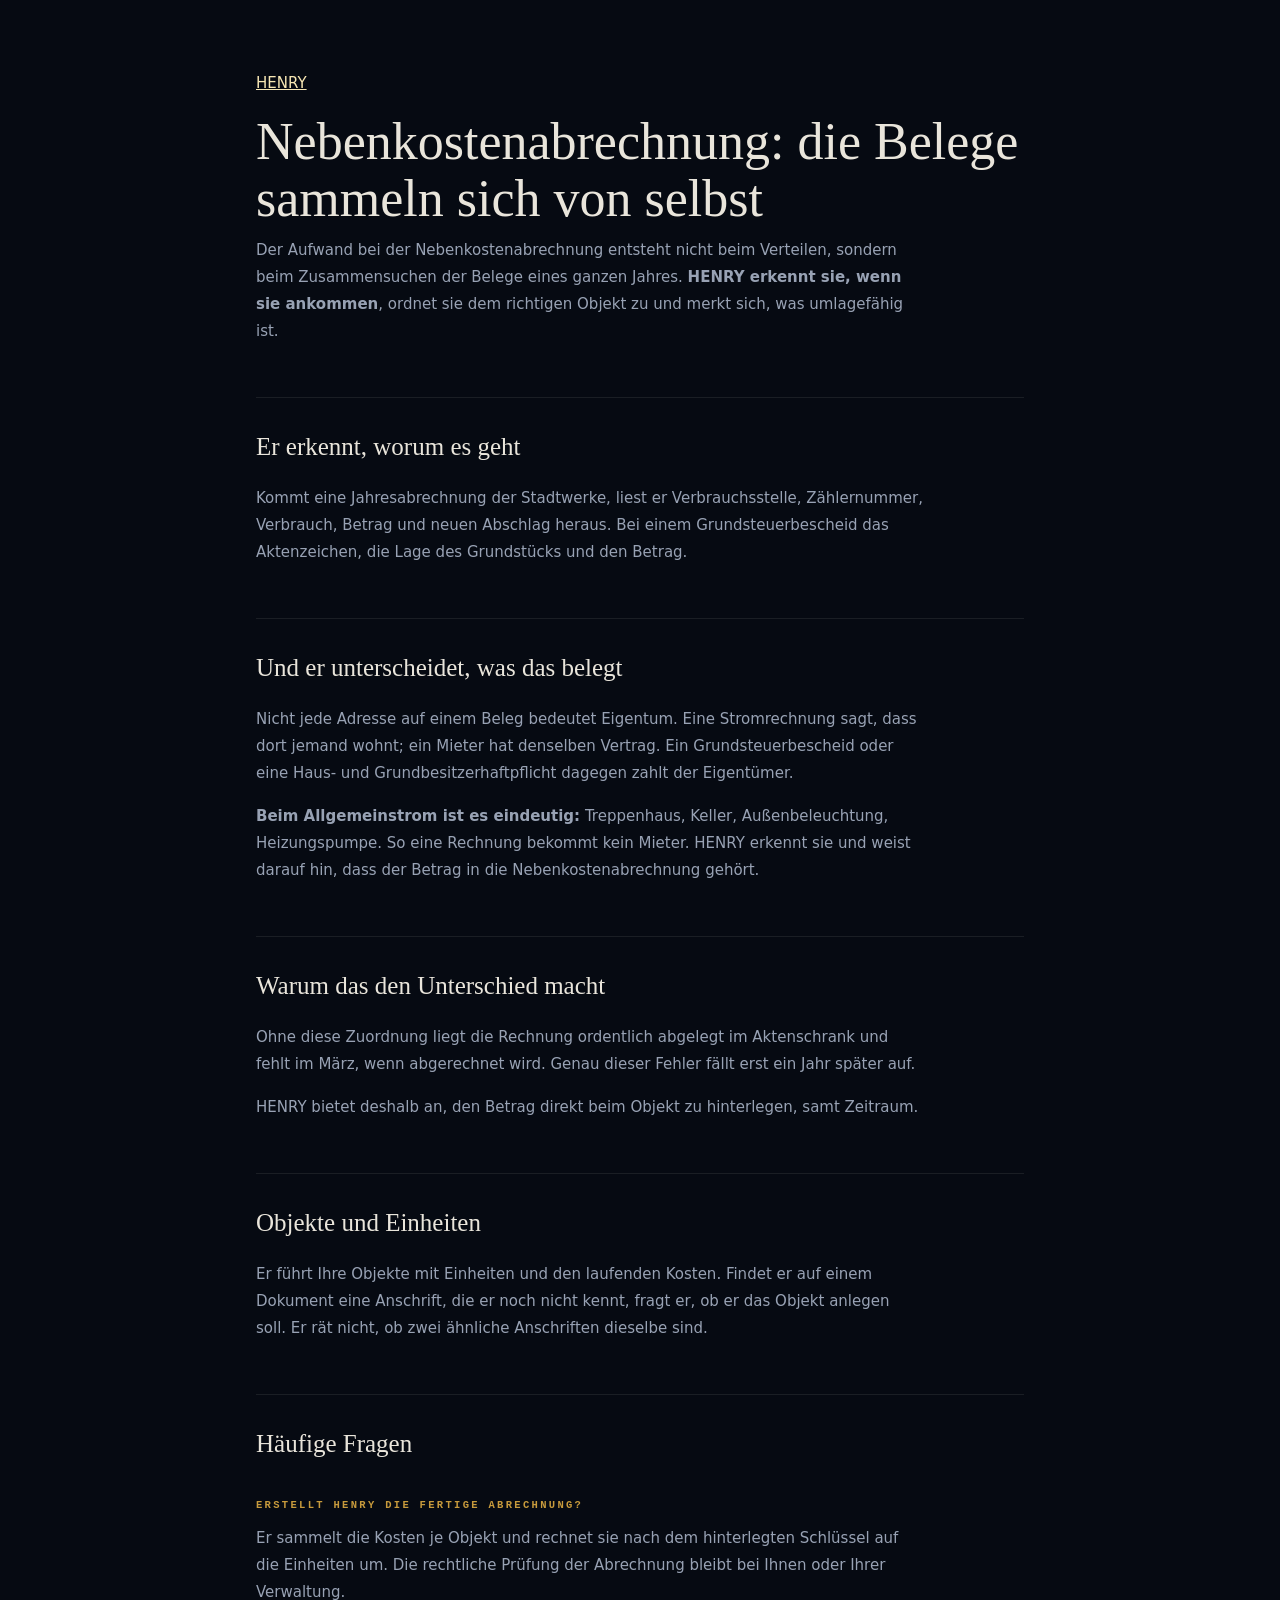
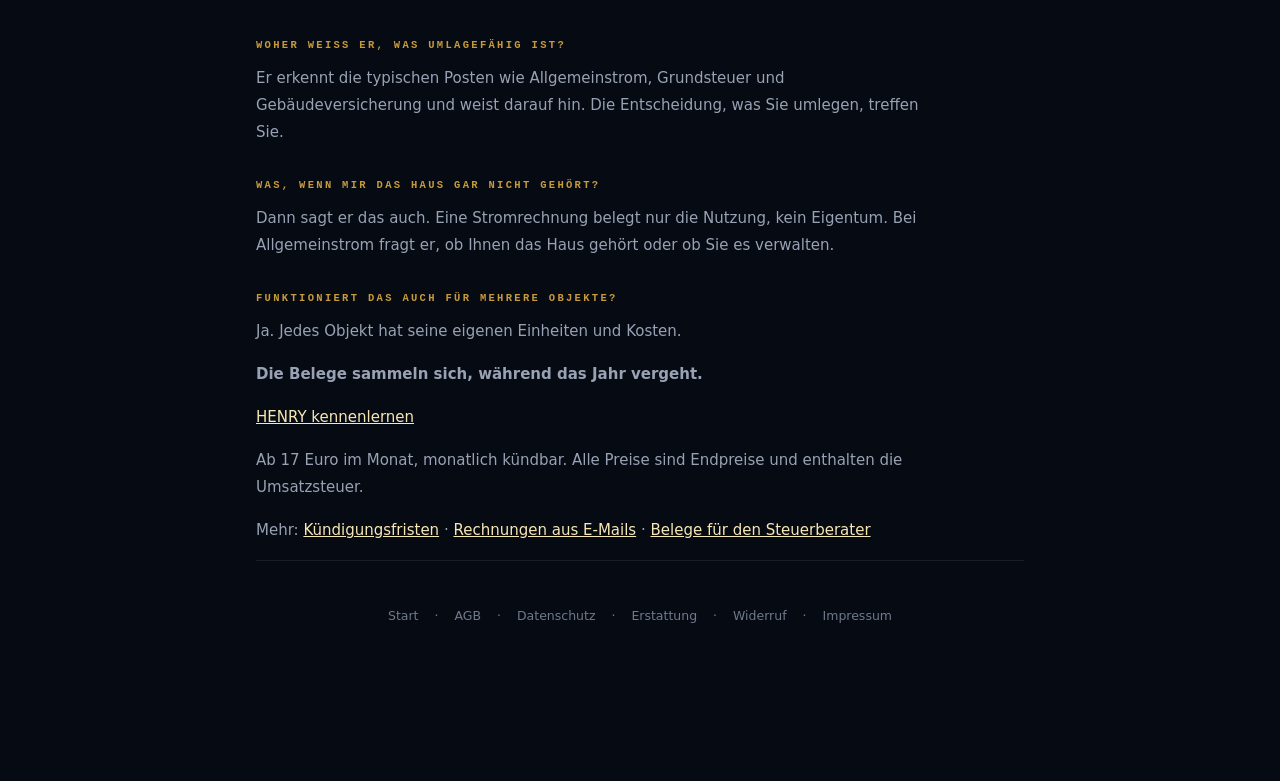
<file: nebenkosten.html>
<!DOCTYPE html>
<html lang="de">
<head>
<meta charset="utf-8">
<meta name="viewport" content="width=device-width,initial-scale=1">
<title>Nebenkostenabrechnung: Belege übers Jahr sammeln statt suchen</title>
<meta name="description" content="Allgemeinstrom, Grundsteuer, Versicherung: HENRY erkennt umlagefähige Kosten in der ankommenden Post und ordnet sie dem richtigen Objekt zu.">
<link rel="canonical" href="https://hyhenry.com/nebenkosten.html">
<meta property="og:title" content="Nebenkostenabrechnung: Belege übers Jahr sammeln statt suchen">
<meta property="og:description" content="Allgemeinstrom, Grundsteuer, Versicherung: HENRY erkennt umlagefähige Kosten in der ankommenden Post und ordnet sie dem richtigen Objekt zu.">
<meta property="og:url" content="https://hyhenry.com/nebenkosten.html">
<meta property="og:type" content="article">
<meta property="og:image" content="https://hyhenry.com/poster.jpg">
<meta property="og:site_name" content="HENRY">
<meta name="twitter:card" content="summary_large_image">
<link rel="icon" href="icon-32.png">
<link rel="apple-touch-icon" href="icon-180.png">
<link rel="stylesheet" href="recht.css">
<script type="application/ld+json">{"@context":"https://schema.org","@type":"FAQPage","mainEntity":[{"@type":"Question","name":"Erstellt HENRY die fertige Abrechnung?","acceptedAnswer":{"@type":"Answer","text":"Er sammelt die Kosten je Objekt und rechnet sie nach dem hinterlegten Schlüssel auf die Einheiten um. Die rechtliche Prüfung der Abrechnung bleibt bei Ihnen oder Ihrer Verwaltung."}},{"@type":"Question","name":"Woher weiß er, was umlagefähig ist?","acceptedAnswer":{"@type":"Answer","text":"Er erkennt die typischen Posten wie Allgemeinstrom, Grundsteuer und Gebäudeversicherung und weist darauf hin. Die Entscheidung, was Sie umlegen, treffen Sie."}},{"@type":"Question","name":"Was, wenn mir das Haus gar nicht gehört?","acceptedAnswer":{"@type":"Answer","text":"Dann sagt er das auch. Eine Stromrechnung belegt nur die Nutzung, kein Eigentum. Bei Allgemeinstrom fragt er, ob Ihnen das Haus gehört oder ob Sie es verwalten."}},{"@type":"Question","name":"Funktioniert das auch für mehrere Objekte?","acceptedAnswer":{"@type":"Answer","text":"Ja. Jedes Objekt hat seine eigenen Einheiten und Kosten."}}]}</script>
<script type="application/ld+json">{"@context":"https://schema.org","@type":"BreadcrumbList","itemListElement":[{"@type":"ListItem","position":1,"name":"HENRY","item":"https://hyhenry.com/"},{"@type":"ListItem","position":2,"name":"Nebenkostenabrechnung: Belege übers Jahr sammeln statt suchen","item":"https://hyhenry.com/nebenkosten.html"}]}</script>
</head>
<body>
<main>
  <p class="zurueck"><a href="/">HENRY</a></p>

  <h1>Nebenkostenabrechnung: die Belege sammeln sich von selbst</h1>

  <!-- DIE ANTWORT ZUERST. Wer hier landet, hat eine Frage, keine Lust
       auf eine Vorstellungsrunde. Und ein Sprachmodell zitiert genau
       diesen Absatz. -->
  <p class="vorspann">Der Aufwand bei der Nebenkostenabrechnung entsteht nicht beim Verteilen, sondern beim Zusammensuchen der Belege eines ganzen Jahres. <b>HENRY erkennt sie, wenn sie ankommen</b>, ordnet sie dem richtigen Objekt zu und merkt sich, was umlagefähig ist.</p>

  <h2>Er erkennt, worum es geht</h2>
  <p>Kommt eine Jahresabrechnung der Stadtwerke, liest er Verbrauchsstelle, Zählernummer, Verbrauch, Betrag und neuen Abschlag heraus. Bei einem Grundsteuerbescheid das Aktenzeichen, die Lage des Grundstücks und den Betrag.</p>

  <h2>Und er unterscheidet, was das belegt</h2>
  <p>Nicht jede Adresse auf einem Beleg bedeutet Eigentum. Eine Stromrechnung sagt, dass dort jemand wohnt; ein Mieter hat denselben Vertrag. Ein Grundsteuerbescheid oder eine Haus- und Grundbesitzerhaftpflicht dagegen zahlt der Eigentümer.</p><p><b>Beim Allgemeinstrom ist es eindeutig:</b> Treppenhaus, Keller, Außenbeleuchtung, Heizungspumpe. So eine Rechnung bekommt kein Mieter. HENRY erkennt sie und weist darauf hin, dass der Betrag in die Nebenkostenabrechnung gehört.</p>

  <h2>Warum das den Unterschied macht</h2>
  <p>Ohne diese Zuordnung liegt die Rechnung ordentlich abgelegt im Aktenschrank und fehlt im März, wenn abgerechnet wird. Genau dieser Fehler fällt erst ein Jahr später auf.</p><p>HENRY bietet deshalb an, den Betrag direkt beim Objekt zu hinterlegen, samt Zeitraum.</p>

  <h2>Objekte und Einheiten</h2>
  <p>Er führt Ihre Objekte mit Einheiten und den laufenden Kosten. Findet er auf einem Dokument eine Anschrift, die er noch nicht kennt, fragt er, ob er das Objekt anlegen soll. Er rät nicht, ob zwei ähnliche Anschriften dieselbe sind.</p>

  <h2>Häufige Fragen</h2>
  <h3>Erstellt HENRY die fertige Abrechnung?</h3>
  <p>Er sammelt die Kosten je Objekt und rechnet sie nach dem hinterlegten Schlüssel auf die Einheiten um. Die rechtliche Prüfung der Abrechnung bleibt bei Ihnen oder Ihrer Verwaltung.</p>

  <h3>Woher weiß er, was umlagefähig ist?</h3>
  <p>Er erkennt die typischen Posten wie Allgemeinstrom, Grundsteuer und Gebäudeversicherung und weist darauf hin. Die Entscheidung, was Sie umlegen, treffen Sie.</p>

  <h3>Was, wenn mir das Haus gar nicht gehört?</h3>
  <p>Dann sagt er das auch. Eine Stromrechnung belegt nur die Nutzung, kein Eigentum. Bei Allgemeinstrom fragt er, ob Ihnen das Haus gehört oder ob Sie es verwalten.</p>

  <h3>Funktioniert das auch für mehrere Objekte?</h3>
  <p>Ja. Jedes Objekt hat seine eigenen Einheiten und Kosten.</p>

  <div class="kasten">
    <p><b>Die Belege sammeln sich, während das Jahr vergeht.</b></p>
    <p><a class="knopf" href="https://butler.hyhenry.com" rel="noopener">HENRY kennenlernen</a></p>
    <p class="klein">Ab 17 Euro im Monat, monatlich kündbar. Alle Preise sind
    Endpreise und enthalten die Umsatzsteuer.</p>
  </div>

  <p class="klein">Mehr: <a href="kuendigungsfristen.html">Kündigungsfristen</a> · <a href="rechnungen-aus-emails.html">Rechnungen aus E-Mails</a> · <a href="belege-steuerberater.html">Belege für den Steuerberater</a></p>

  <footer>
    <a href="/">Start</a> ·
    <a href="agb.html">AGB</a> ·
    <a href="datenschutz.html">Datenschutz</a> ·
    <a href="erstattung.html">Erstattung</a> ·
    <a href="widerruf.html">Widerruf</a> ·
    <a href="impressum.html">Impressum</a>
  </footer>
</main>

<script>
/* Dieselbe Zaehlung wie auf der Startseite: eigener Server, keine
   Cookies, kein Merkmal zur Wiedererkennung. */
(function(){
  try{
    var d={was:"aufruf",wert:"",seite:location.pathname,
      woher:document.referrer?new URL(document.referrer).hostname:"",
      sprache:(navigator.language||"").slice(0,2),
      breite:innerWidth<700?"klein":innerWidth<1200?"mittel":"gross"};
    if(navigator.sendBeacon) navigator.sendBeacon("https://butler.hyhenry.com/api/besuch",
      new Blob([JSON.stringify(d)],{type:"application/json"}));
  }catch(e){}
})();
</script>
</body>
</html>
</file>
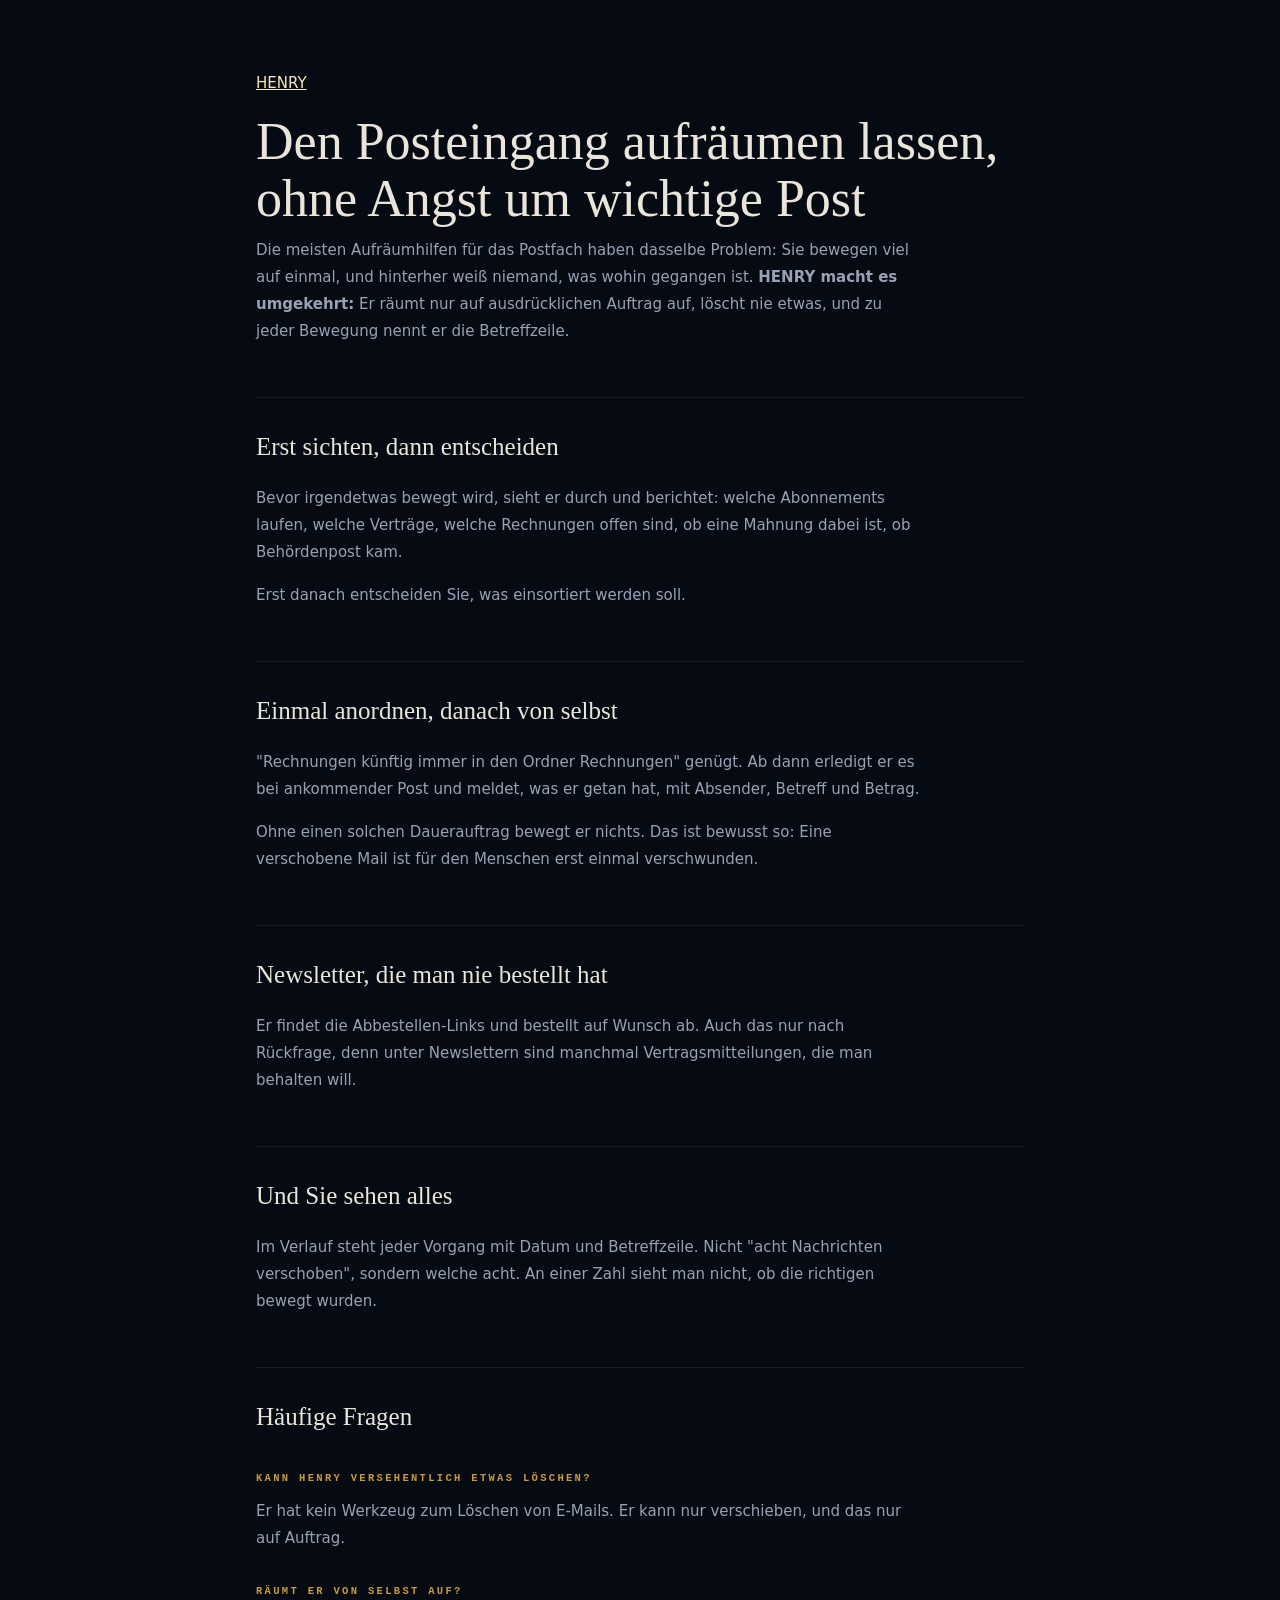
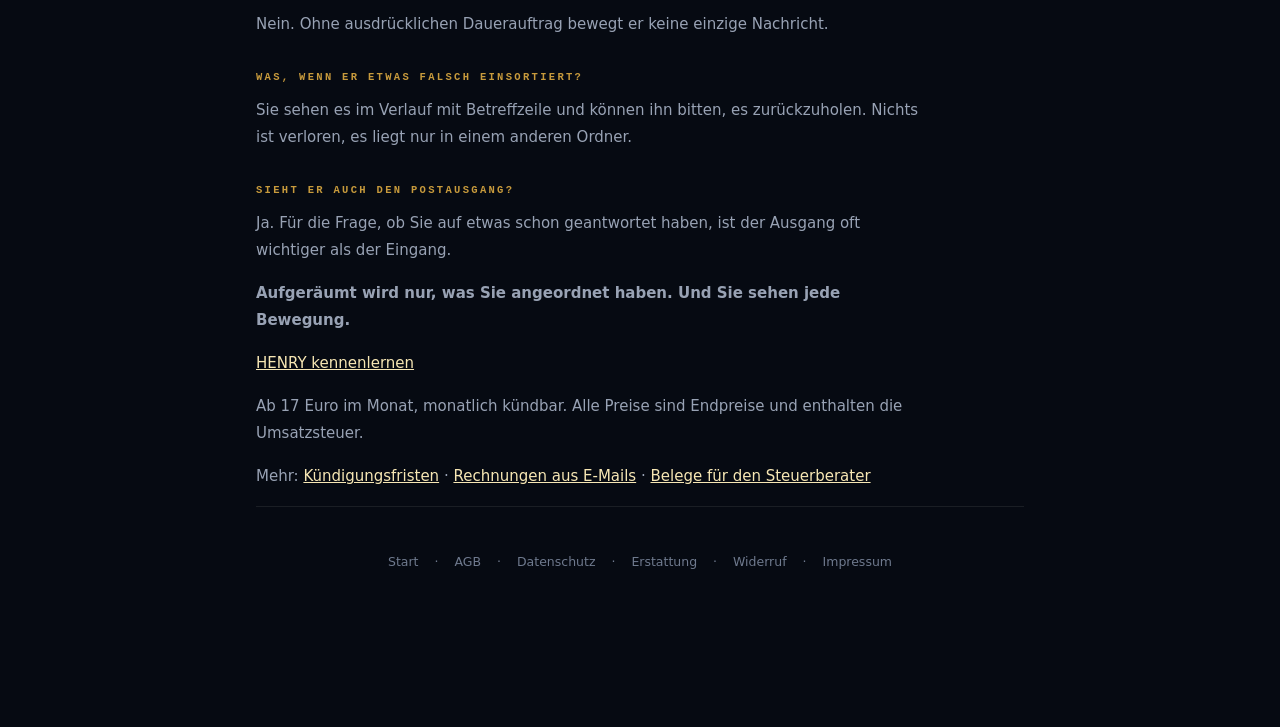
<file: postfach-aufraeumen.html>
<!DOCTYPE html>
<html lang="de">
<head>
<meta charset="utf-8">
<meta name="viewport" content="width=device-width,initial-scale=1">
<title>Posteingang aufräumen lassen, ohne dass etwas verschwindet</title>
<meta name="description" content="Ein Butler, der die Post sichtet, einsortiert und Newsletter abbestellt. Er löscht nichts und zeigt jede Bewegung mit Betreffzeile.">
<link rel="canonical" href="https://hyhenry.com/postfach-aufraeumen.html">
<meta property="og:title" content="Posteingang aufräumen lassen, ohne dass etwas verschwindet">
<meta property="og:description" content="Ein Butler, der die Post sichtet, einsortiert und Newsletter abbestellt. Er löscht nichts und zeigt jede Bewegung mit Betreffzeile.">
<meta property="og:url" content="https://hyhenry.com/postfach-aufraeumen.html">
<meta property="og:type" content="article">
<meta property="og:image" content="https://hyhenry.com/poster.jpg">
<meta property="og:site_name" content="HENRY">
<meta name="twitter:card" content="summary_large_image">
<link rel="icon" href="icon-32.png">
<link rel="apple-touch-icon" href="icon-180.png">
<link rel="stylesheet" href="recht.css">
<script type="application/ld+json">{"@context":"https://schema.org","@type":"FAQPage","mainEntity":[{"@type":"Question","name":"Kann HENRY versehentlich etwas löschen?","acceptedAnswer":{"@type":"Answer","text":"Er hat kein Werkzeug zum Löschen von E-Mails. Er kann nur verschieben, und das nur auf Auftrag."}},{"@type":"Question","name":"Räumt er von selbst auf?","acceptedAnswer":{"@type":"Answer","text":"Nein. Ohne ausdrücklichen Dauerauftrag bewegt er keine einzige Nachricht."}},{"@type":"Question","name":"Was, wenn er etwas falsch einsortiert?","acceptedAnswer":{"@type":"Answer","text":"Sie sehen es im Verlauf mit Betreffzeile und können ihn bitten, es zurückzuholen. Nichts ist verloren, es liegt nur in einem anderen Ordner."}},{"@type":"Question","name":"Sieht er auch den Postausgang?","acceptedAnswer":{"@type":"Answer","text":"Ja. Für die Frage, ob Sie auf etwas schon geantwortet haben, ist der Ausgang oft wichtiger als der Eingang."}}]}</script>
<script type="application/ld+json">{"@context":"https://schema.org","@type":"BreadcrumbList","itemListElement":[{"@type":"ListItem","position":1,"name":"HENRY","item":"https://hyhenry.com/"},{"@type":"ListItem","position":2,"name":"Posteingang aufräumen lassen, ohne dass etwas verschwindet","item":"https://hyhenry.com/postfach-aufraeumen.html"}]}</script>
</head>
<body>
<main>
  <p class="zurueck"><a href="/">HENRY</a></p>

  <h1>Den Posteingang aufräumen lassen, ohne Angst um wichtige Post</h1>

  <!-- DIE ANTWORT ZUERST. Wer hier landet, hat eine Frage, keine Lust
       auf eine Vorstellungsrunde. Und ein Sprachmodell zitiert genau
       diesen Absatz. -->
  <p class="vorspann">Die meisten Aufräumhilfen für das Postfach haben dasselbe Problem: Sie bewegen viel auf einmal, und hinterher weiß niemand, was wohin gegangen ist. <b>HENRY macht es umgekehrt:</b> Er räumt nur auf ausdrücklichen Auftrag auf, löscht nie etwas, und zu jeder Bewegung nennt er die Betreffzeile.</p>

  <h2>Erst sichten, dann entscheiden</h2>
  <p>Bevor irgendetwas bewegt wird, sieht er durch und berichtet: welche Abonnements laufen, welche Verträge, welche Rechnungen offen sind, ob eine Mahnung dabei ist, ob Behördenpost kam.</p><p>Erst danach entscheiden Sie, was einsortiert werden soll.</p>

  <h2>Einmal anordnen, danach von selbst</h2>
  <p>"Rechnungen künftig immer in den Ordner Rechnungen" genügt. Ab dann erledigt er es bei ankommender Post und meldet, was er getan hat, mit Absender, Betreff und Betrag.</p><p>Ohne einen solchen Dauerauftrag bewegt er nichts. Das ist bewusst so: Eine verschobene Mail ist für den Menschen erst einmal verschwunden.</p>

  <h2>Newsletter, die man nie bestellt hat</h2>
  <p>Er findet die Abbestellen-Links und bestellt auf Wunsch ab. Auch das nur nach Rückfrage, denn unter Newslettern sind manchmal Vertragsmitteilungen, die man behalten will.</p>

  <h2>Und Sie sehen alles</h2>
  <p>Im Verlauf steht jeder Vorgang mit Datum und Betreffzeile. Nicht "acht Nachrichten verschoben", sondern welche acht. An einer Zahl sieht man nicht, ob die richtigen bewegt wurden.</p>

  <h2>Häufige Fragen</h2>
  <h3>Kann HENRY versehentlich etwas löschen?</h3>
  <p>Er hat kein Werkzeug zum Löschen von E-Mails. Er kann nur verschieben, und das nur auf Auftrag.</p>

  <h3>Räumt er von selbst auf?</h3>
  <p>Nein. Ohne ausdrücklichen Dauerauftrag bewegt er keine einzige Nachricht.</p>

  <h3>Was, wenn er etwas falsch einsortiert?</h3>
  <p>Sie sehen es im Verlauf mit Betreffzeile und können ihn bitten, es zurückzuholen. Nichts ist verloren, es liegt nur in einem anderen Ordner.</p>

  <h3>Sieht er auch den Postausgang?</h3>
  <p>Ja. Für die Frage, ob Sie auf etwas schon geantwortet haben, ist der Ausgang oft wichtiger als der Eingang.</p>

  <div class="kasten">
    <p><b>Aufgeräumt wird nur, was Sie angeordnet haben. Und Sie sehen jede Bewegung.</b></p>
    <p><a class="knopf" href="https://butler.hyhenry.com" rel="noopener">HENRY kennenlernen</a></p>
    <p class="klein">Ab 17 Euro im Monat, monatlich kündbar. Alle Preise sind
    Endpreise und enthalten die Umsatzsteuer.</p>
  </div>

  <p class="klein">Mehr: <a href="kuendigungsfristen.html">Kündigungsfristen</a> · <a href="rechnungen-aus-emails.html">Rechnungen aus E-Mails</a> · <a href="belege-steuerberater.html">Belege für den Steuerberater</a></p>

  <footer>
    <a href="/">Start</a> ·
    <a href="agb.html">AGB</a> ·
    <a href="datenschutz.html">Datenschutz</a> ·
    <a href="erstattung.html">Erstattung</a> ·
    <a href="widerruf.html">Widerruf</a> ·
    <a href="impressum.html">Impressum</a>
  </footer>
</main>

<script>
/* Dieselbe Zaehlung wie auf der Startseite: eigener Server, keine
   Cookies, kein Merkmal zur Wiedererkennung. */
(function(){
  try{
    var d={was:"aufruf",wert:"",seite:location.pathname,
      woher:document.referrer?new URL(document.referrer).hostname:"",
      sprache:(navigator.language||"").slice(0,2),
      breite:innerWidth<700?"klein":innerWidth<1200?"mittel":"gross"};
    if(navigator.sendBeacon) navigator.sendBeacon("https://butler.hyhenry.com/api/besuch",
      new Blob([JSON.stringify(d)],{type:"application/json"}));
  }catch(e){}
})();
</script>
</body>
</html>
</file>
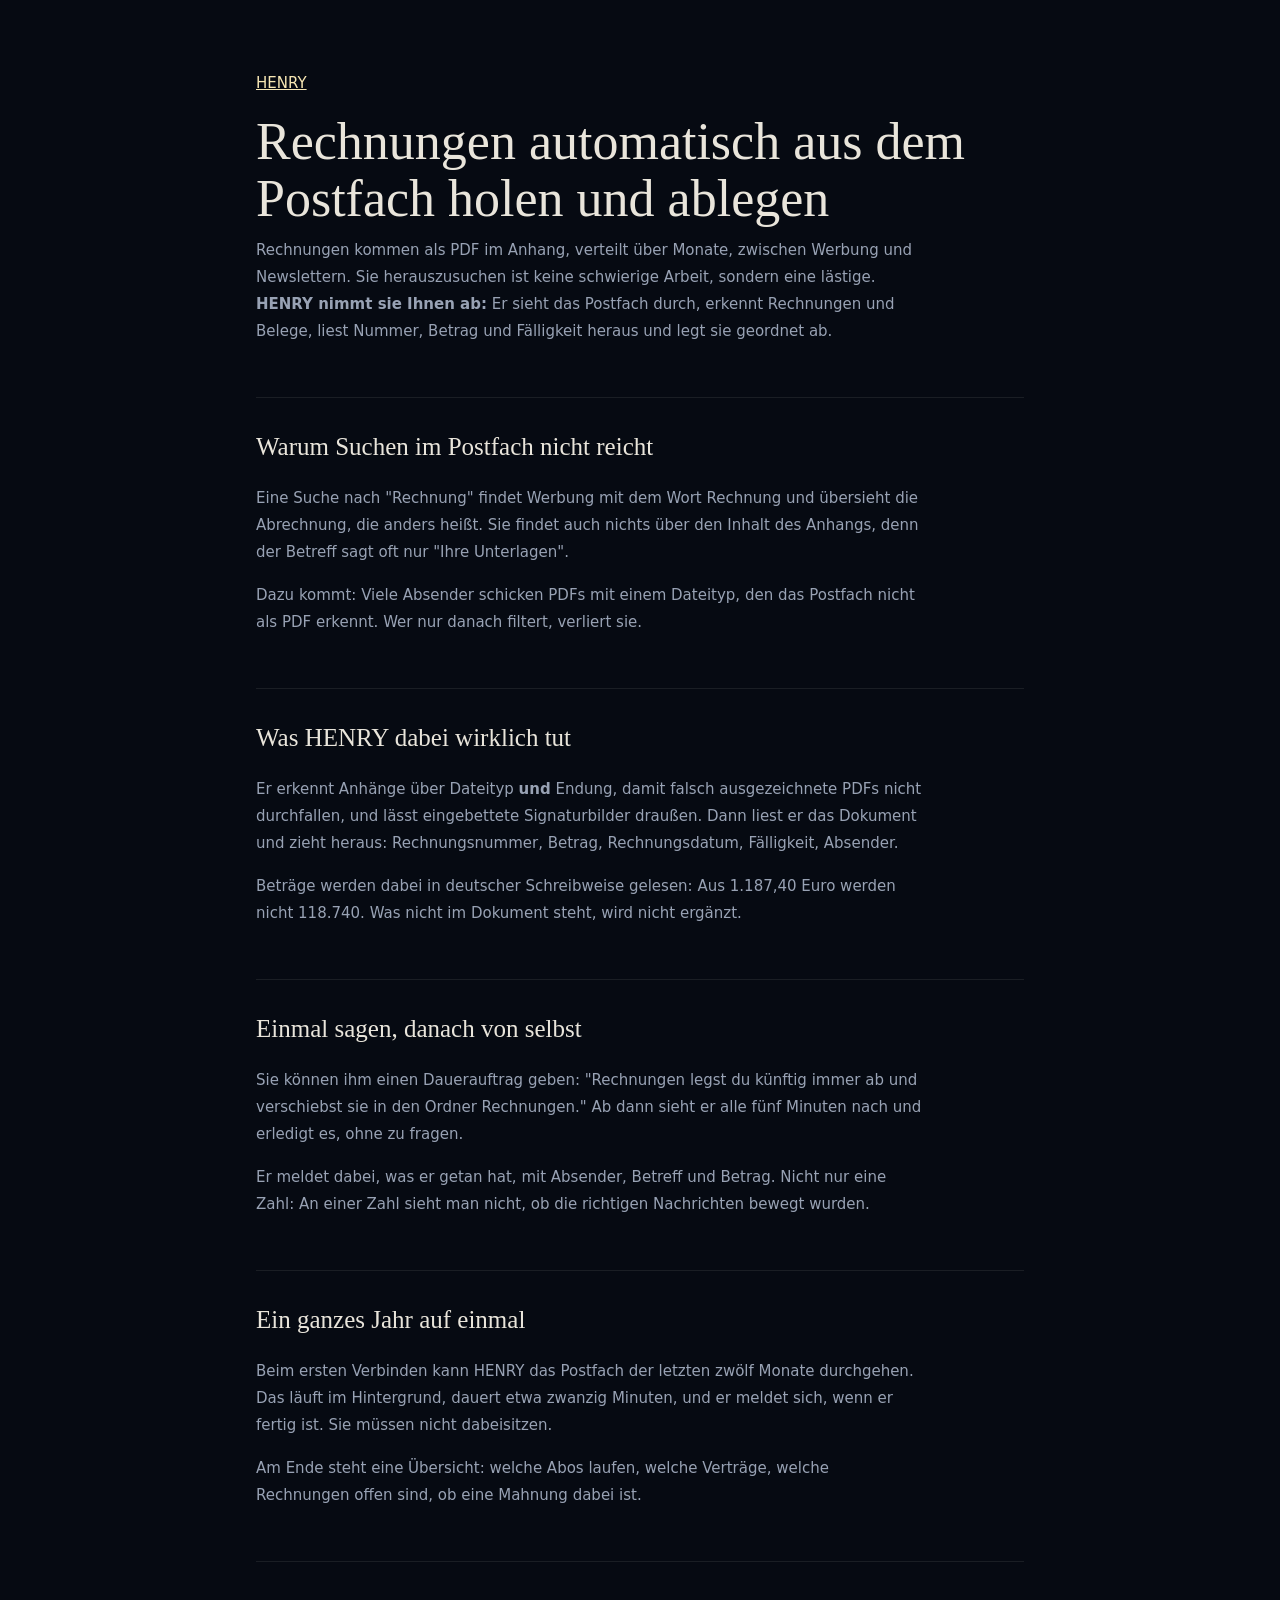
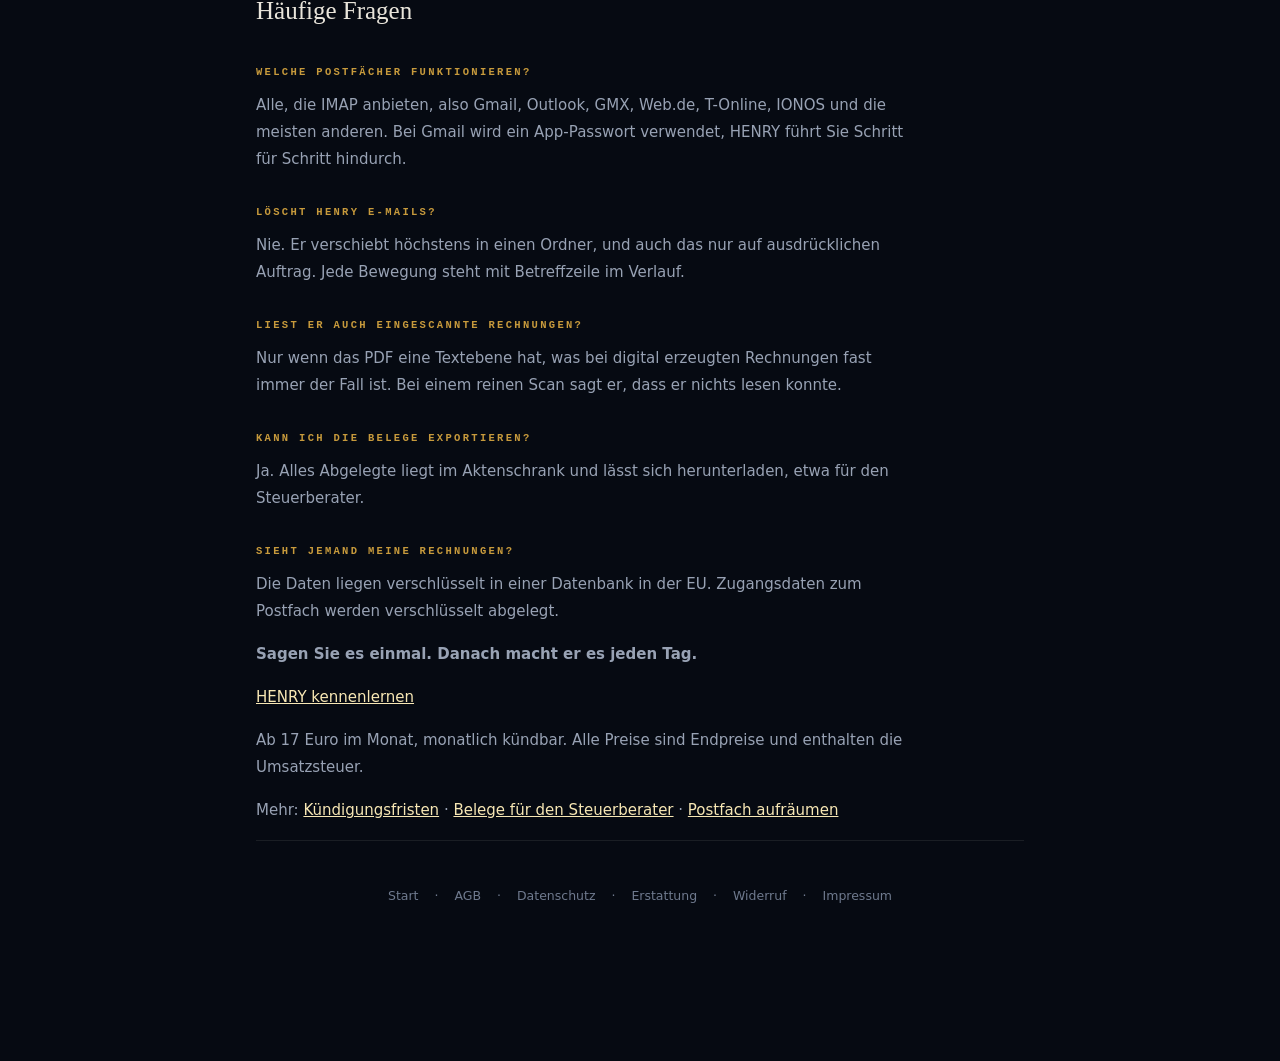
<file: rechnungen-aus-emails.html>
<!DOCTYPE html>
<html lang="de">
<head>
<meta charset="utf-8">
<meta name="viewport" content="width=device-width,initial-scale=1">
<title>Rechnungen automatisch aus E-Mails herausziehen und ablegen</title>
<meta name="description" content="Rechnungen und Belege kommen als PDF im Postfach an und bleiben dort liegen. HENRY holt sie heraus, liest Betrag und Nummer und legt sie ab.">
<link rel="canonical" href="https://hyhenry.com/rechnungen-aus-emails.html">
<meta property="og:title" content="Rechnungen automatisch aus E-Mails herausziehen und ablegen">
<meta property="og:description" content="Rechnungen und Belege kommen als PDF im Postfach an und bleiben dort liegen. HENRY holt sie heraus, liest Betrag und Nummer und legt sie ab.">
<meta property="og:url" content="https://hyhenry.com/rechnungen-aus-emails.html">
<meta property="og:type" content="article">
<meta property="og:image" content="https://hyhenry.com/poster.jpg">
<meta property="og:site_name" content="HENRY">
<meta name="twitter:card" content="summary_large_image">
<link rel="icon" href="icon-32.png">
<link rel="apple-touch-icon" href="icon-180.png">
<link rel="stylesheet" href="recht.css">
<script type="application/ld+json">{"@context":"https://schema.org","@type":"FAQPage","mainEntity":[{"@type":"Question","name":"Welche Postfächer funktionieren?","acceptedAnswer":{"@type":"Answer","text":"Alle, die IMAP anbieten, also Gmail, Outlook, GMX, Web.de, T-Online, IONOS und die meisten anderen. Bei Gmail wird ein App-Passwort verwendet, HENRY führt Sie Schritt für Schritt hindurch."}},{"@type":"Question","name":"Löscht HENRY E-Mails?","acceptedAnswer":{"@type":"Answer","text":"Nie. Er verschiebt höchstens in einen Ordner, und auch das nur auf ausdrücklichen Auftrag. Jede Bewegung steht mit Betreffzeile im Verlauf."}},{"@type":"Question","name":"Liest er auch eingescannte Rechnungen?","acceptedAnswer":{"@type":"Answer","text":"Nur wenn das PDF eine Textebene hat, was bei digital erzeugten Rechnungen fast immer der Fall ist. Bei einem reinen Scan sagt er, dass er nichts lesen konnte."}},{"@type":"Question","name":"Kann ich die Belege exportieren?","acceptedAnswer":{"@type":"Answer","text":"Ja. Alles Abgelegte liegt im Aktenschrank und lässt sich herunterladen, etwa für den Steuerberater."}},{"@type":"Question","name":"Sieht jemand meine Rechnungen?","acceptedAnswer":{"@type":"Answer","text":"Die Daten liegen verschlüsselt in einer Datenbank in der EU. Zugangsdaten zum Postfach werden verschlüsselt abgelegt."}}]}</script>
<script type="application/ld+json">{"@context":"https://schema.org","@type":"BreadcrumbList","itemListElement":[{"@type":"ListItem","position":1,"name":"HENRY","item":"https://hyhenry.com/"},{"@type":"ListItem","position":2,"name":"Rechnungen automatisch aus E-Mails herausziehen und ablegen","item":"https://hyhenry.com/rechnungen-aus-emails.html"}]}</script>
</head>
<body>
<main>
  <p class="zurueck"><a href="/">HENRY</a></p>

  <h1>Rechnungen automatisch aus dem Postfach holen und ablegen</h1>

  <!-- DIE ANTWORT ZUERST. Wer hier landet, hat eine Frage, keine Lust
       auf eine Vorstellungsrunde. Und ein Sprachmodell zitiert genau
       diesen Absatz. -->
  <p class="vorspann">Rechnungen kommen als PDF im Anhang, verteilt über Monate, zwischen Werbung und Newslettern. Sie herauszusuchen ist keine schwierige Arbeit, sondern eine lästige. <b>HENRY nimmt sie Ihnen ab:</b> Er sieht das Postfach durch, erkennt Rechnungen und Belege, liest Nummer, Betrag und Fälligkeit heraus und legt sie geordnet ab.</p>

  <h2>Warum Suchen im Postfach nicht reicht</h2>
  <p>Eine Suche nach "Rechnung" findet Werbung mit dem Wort Rechnung und übersieht die Abrechnung, die anders heißt. Sie findet auch nichts über den Inhalt des Anhangs, denn der Betreff sagt oft nur "Ihre Unterlagen".</p><p>Dazu kommt: Viele Absender schicken PDFs mit einem Dateityp, den das Postfach nicht als PDF erkennt. Wer nur danach filtert, verliert sie.</p>

  <h2>Was HENRY dabei wirklich tut</h2>
  <p>Er erkennt Anhänge über Dateityp <b>und</b> Endung, damit falsch ausgezeichnete PDFs nicht durchfallen, und lässt eingebettete Signaturbilder draußen. Dann liest er das Dokument und zieht heraus: Rechnungsnummer, Betrag, Rechnungsdatum, Fälligkeit, Absender.</p><p>Beträge werden dabei in deutscher Schreibweise gelesen: Aus 1.187,40 Euro werden nicht 118.740. Was nicht im Dokument steht, wird nicht ergänzt.</p>

  <h2>Einmal sagen, danach von selbst</h2>
  <p>Sie können ihm einen Dauerauftrag geben: "Rechnungen legst du künftig immer ab und verschiebst sie in den Ordner Rechnungen." Ab dann sieht er alle fünf Minuten nach und erledigt es, ohne zu fragen.</p><p>Er meldet dabei, was er getan hat, mit Absender, Betreff und Betrag. Nicht nur eine Zahl: An einer Zahl sieht man nicht, ob die richtigen Nachrichten bewegt wurden.</p>

  <h2>Ein ganzes Jahr auf einmal</h2>
  <p>Beim ersten Verbinden kann HENRY das Postfach der letzten zwölf Monate durchgehen. Das läuft im Hintergrund, dauert etwa zwanzig Minuten, und er meldet sich, wenn er fertig ist. Sie müssen nicht dabeisitzen.</p><p>Am Ende steht eine Übersicht: welche Abos laufen, welche Verträge, welche Rechnungen offen sind, ob eine Mahnung dabei ist.</p>

  <h2>Häufige Fragen</h2>
  <h3>Welche Postfächer funktionieren?</h3>
  <p>Alle, die IMAP anbieten, also Gmail, Outlook, GMX, Web.de, T-Online, IONOS und die meisten anderen. Bei Gmail wird ein App-Passwort verwendet, HENRY führt Sie Schritt für Schritt hindurch.</p>

  <h3>Löscht HENRY E-Mails?</h3>
  <p>Nie. Er verschiebt höchstens in einen Ordner, und auch das nur auf ausdrücklichen Auftrag. Jede Bewegung steht mit Betreffzeile im Verlauf.</p>

  <h3>Liest er auch eingescannte Rechnungen?</h3>
  <p>Nur wenn das PDF eine Textebene hat, was bei digital erzeugten Rechnungen fast immer der Fall ist. Bei einem reinen Scan sagt er, dass er nichts lesen konnte.</p>

  <h3>Kann ich die Belege exportieren?</h3>
  <p>Ja. Alles Abgelegte liegt im Aktenschrank und lässt sich herunterladen, etwa für den Steuerberater.</p>

  <h3>Sieht jemand meine Rechnungen?</h3>
  <p>Die Daten liegen verschlüsselt in einer Datenbank in der EU. Zugangsdaten zum Postfach werden verschlüsselt abgelegt.</p>

  <div class="kasten">
    <p><b>Sagen Sie es einmal. Danach macht er es jeden Tag.</b></p>
    <p><a class="knopf" href="https://butler.hyhenry.com" rel="noopener">HENRY kennenlernen</a></p>
    <p class="klein">Ab 17 Euro im Monat, monatlich kündbar. Alle Preise sind
    Endpreise und enthalten die Umsatzsteuer.</p>
  </div>

  <p class="klein">Mehr: <a href="kuendigungsfristen.html">Kündigungsfristen</a> · <a href="belege-steuerberater.html">Belege für den Steuerberater</a> · <a href="postfach-aufraeumen.html">Postfach aufräumen</a></p>

  <footer>
    <a href="/">Start</a> ·
    <a href="agb.html">AGB</a> ·
    <a href="datenschutz.html">Datenschutz</a> ·
    <a href="erstattung.html">Erstattung</a> ·
    <a href="widerruf.html">Widerruf</a> ·
    <a href="impressum.html">Impressum</a>
  </footer>
</main>

<script>
/* Dieselbe Zaehlung wie auf der Startseite: eigener Server, keine
   Cookies, kein Merkmal zur Wiedererkennung. */
(function(){
  try{
    var d={was:"aufruf",wert:"",seite:location.pathname,
      woher:document.referrer?new URL(document.referrer).hostname:"",
      sprache:(navigator.language||"").slice(0,2),
      breite:innerWidth<700?"klein":innerWidth<1200?"mittel":"gross"};
    if(navigator.sendBeacon) navigator.sendBeacon("https://butler.hyhenry.com/api/besuch",
      new Blob([JSON.stringify(d)],{type:"application/json"}));
  }catch(e){}
})();
</script>
</body>
</html>
</file>
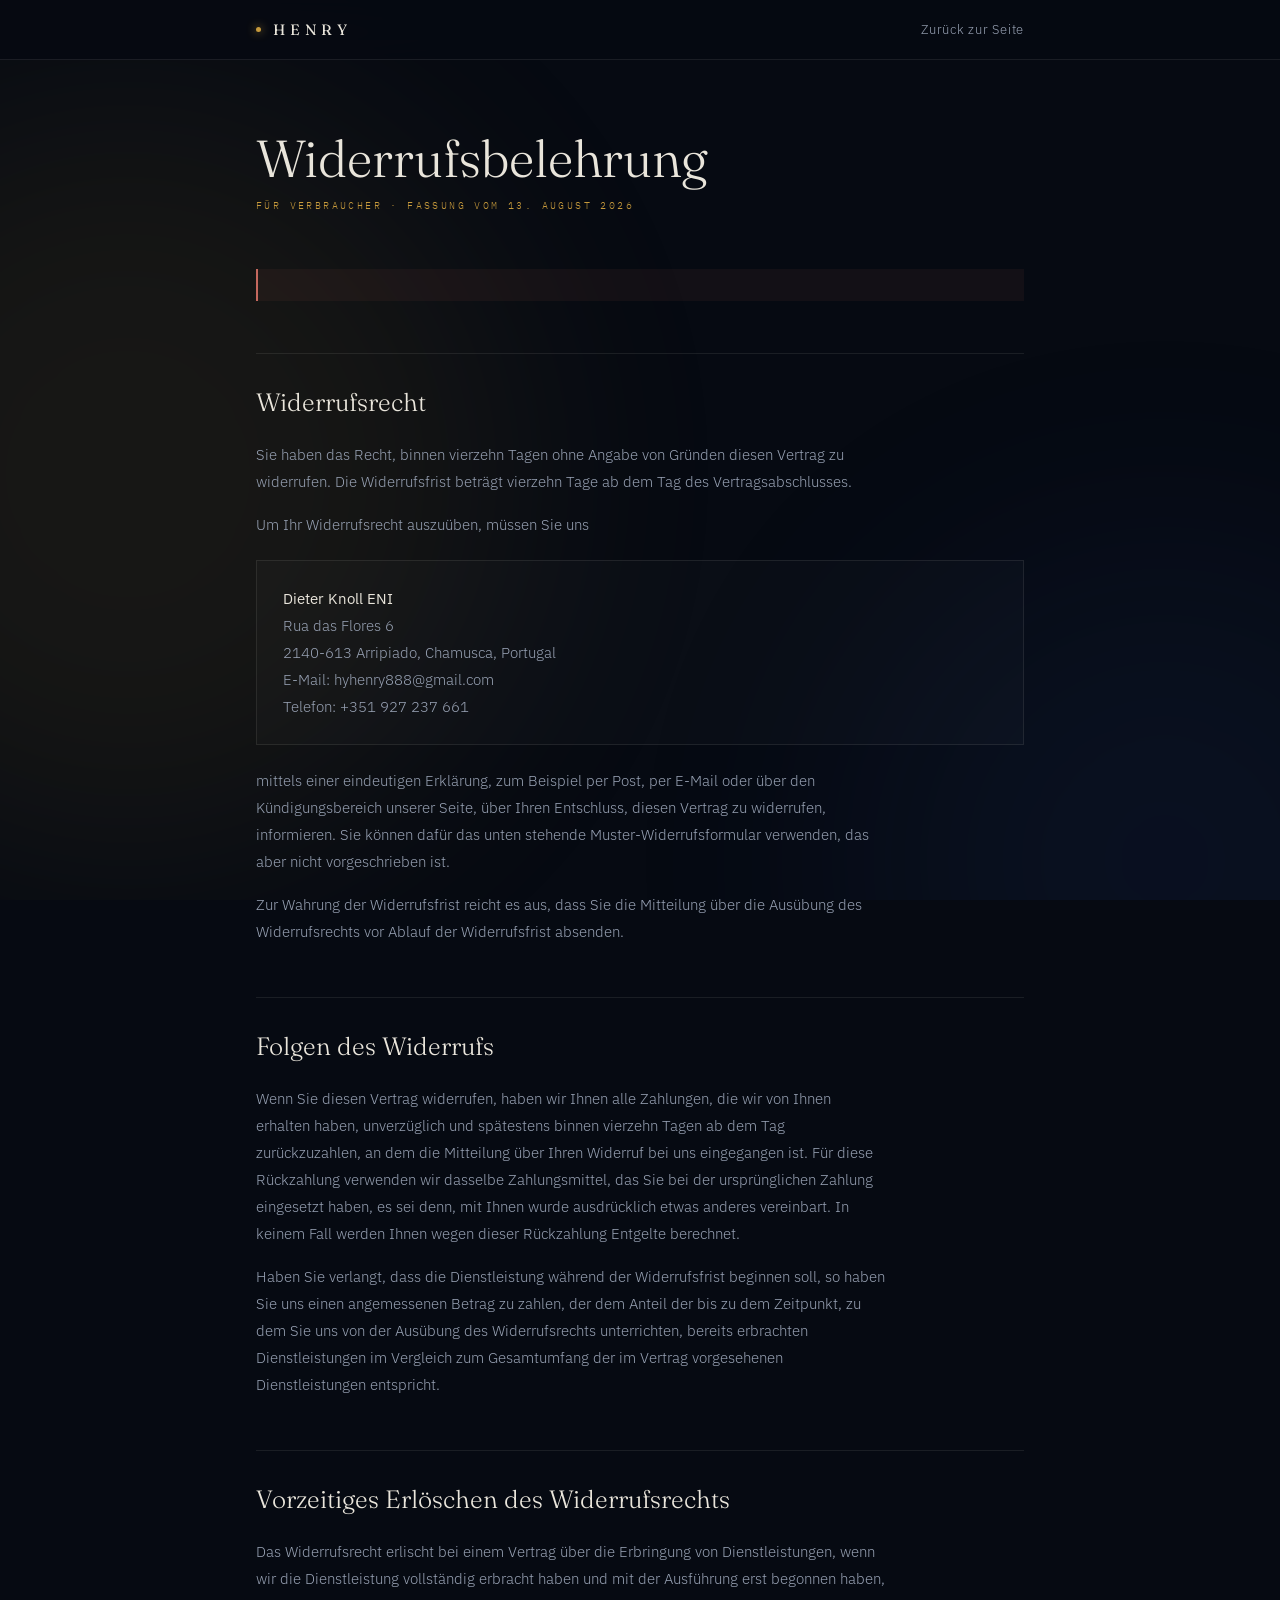
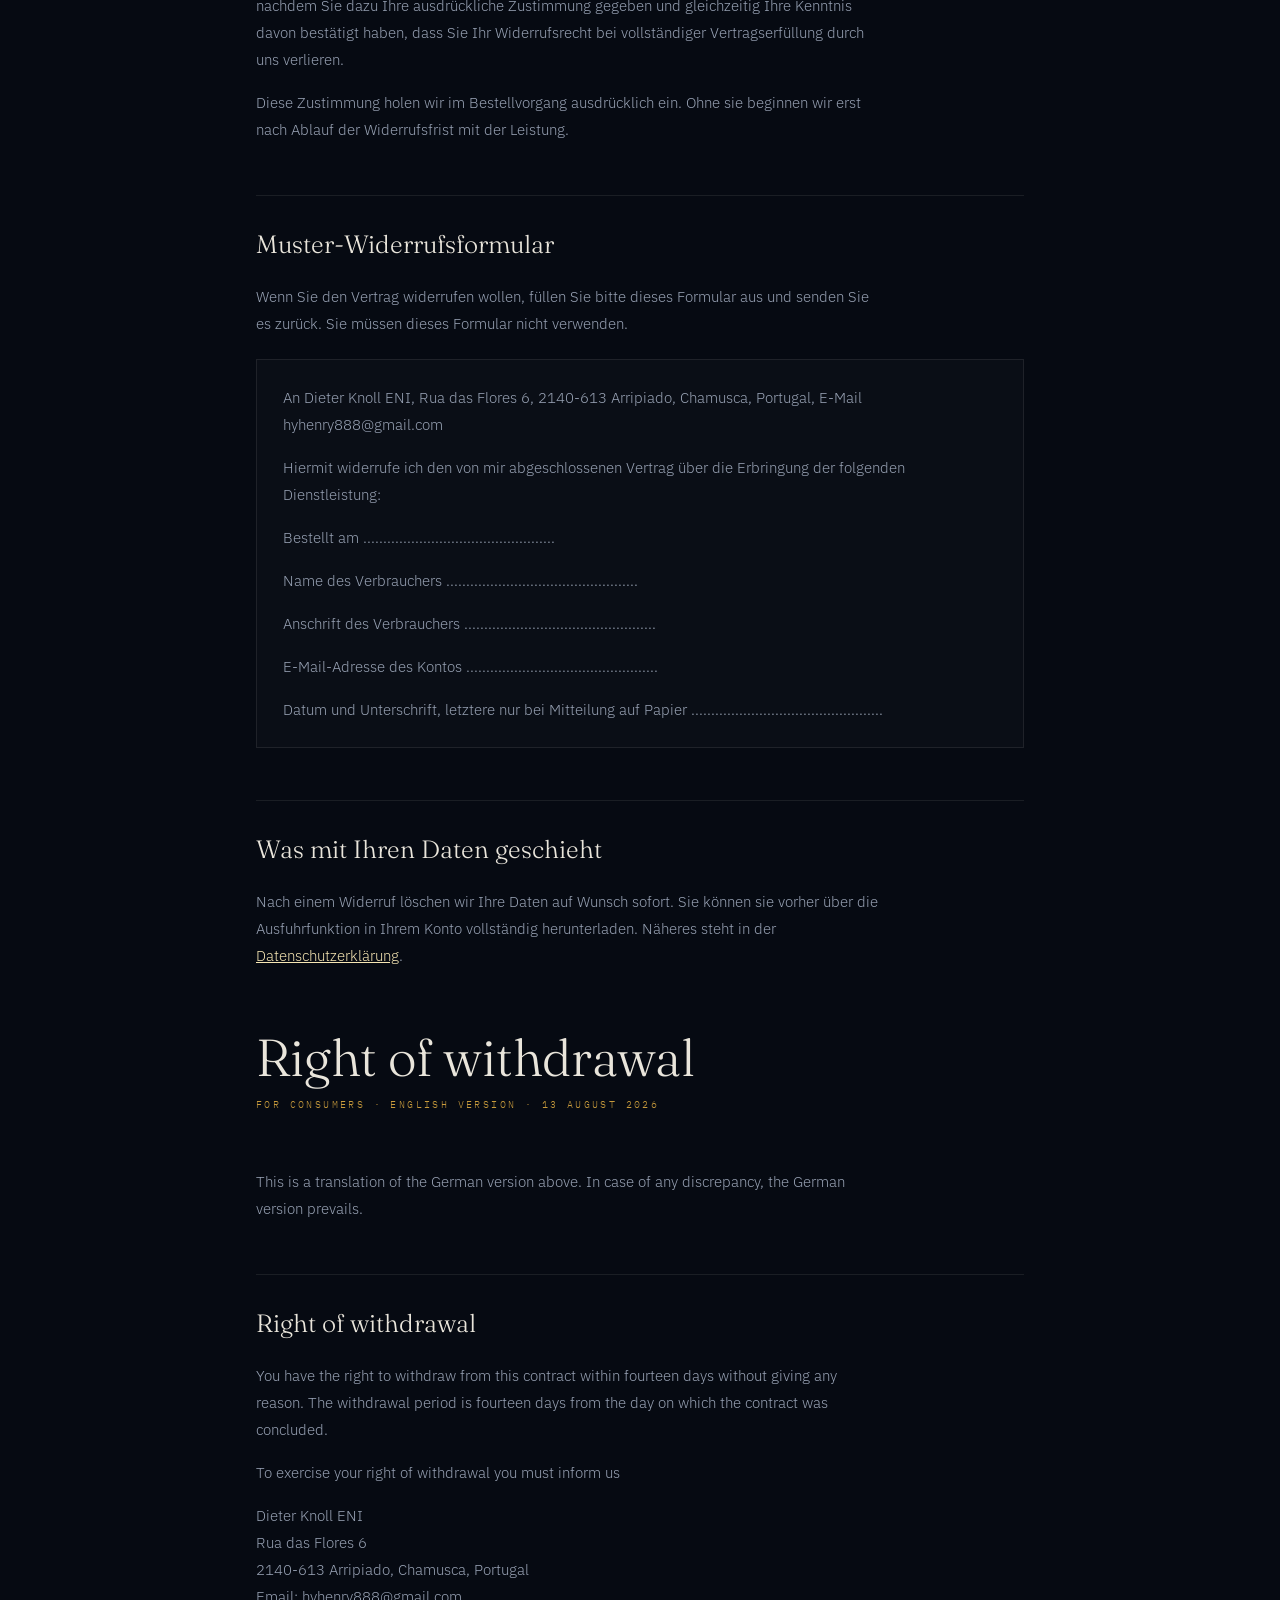
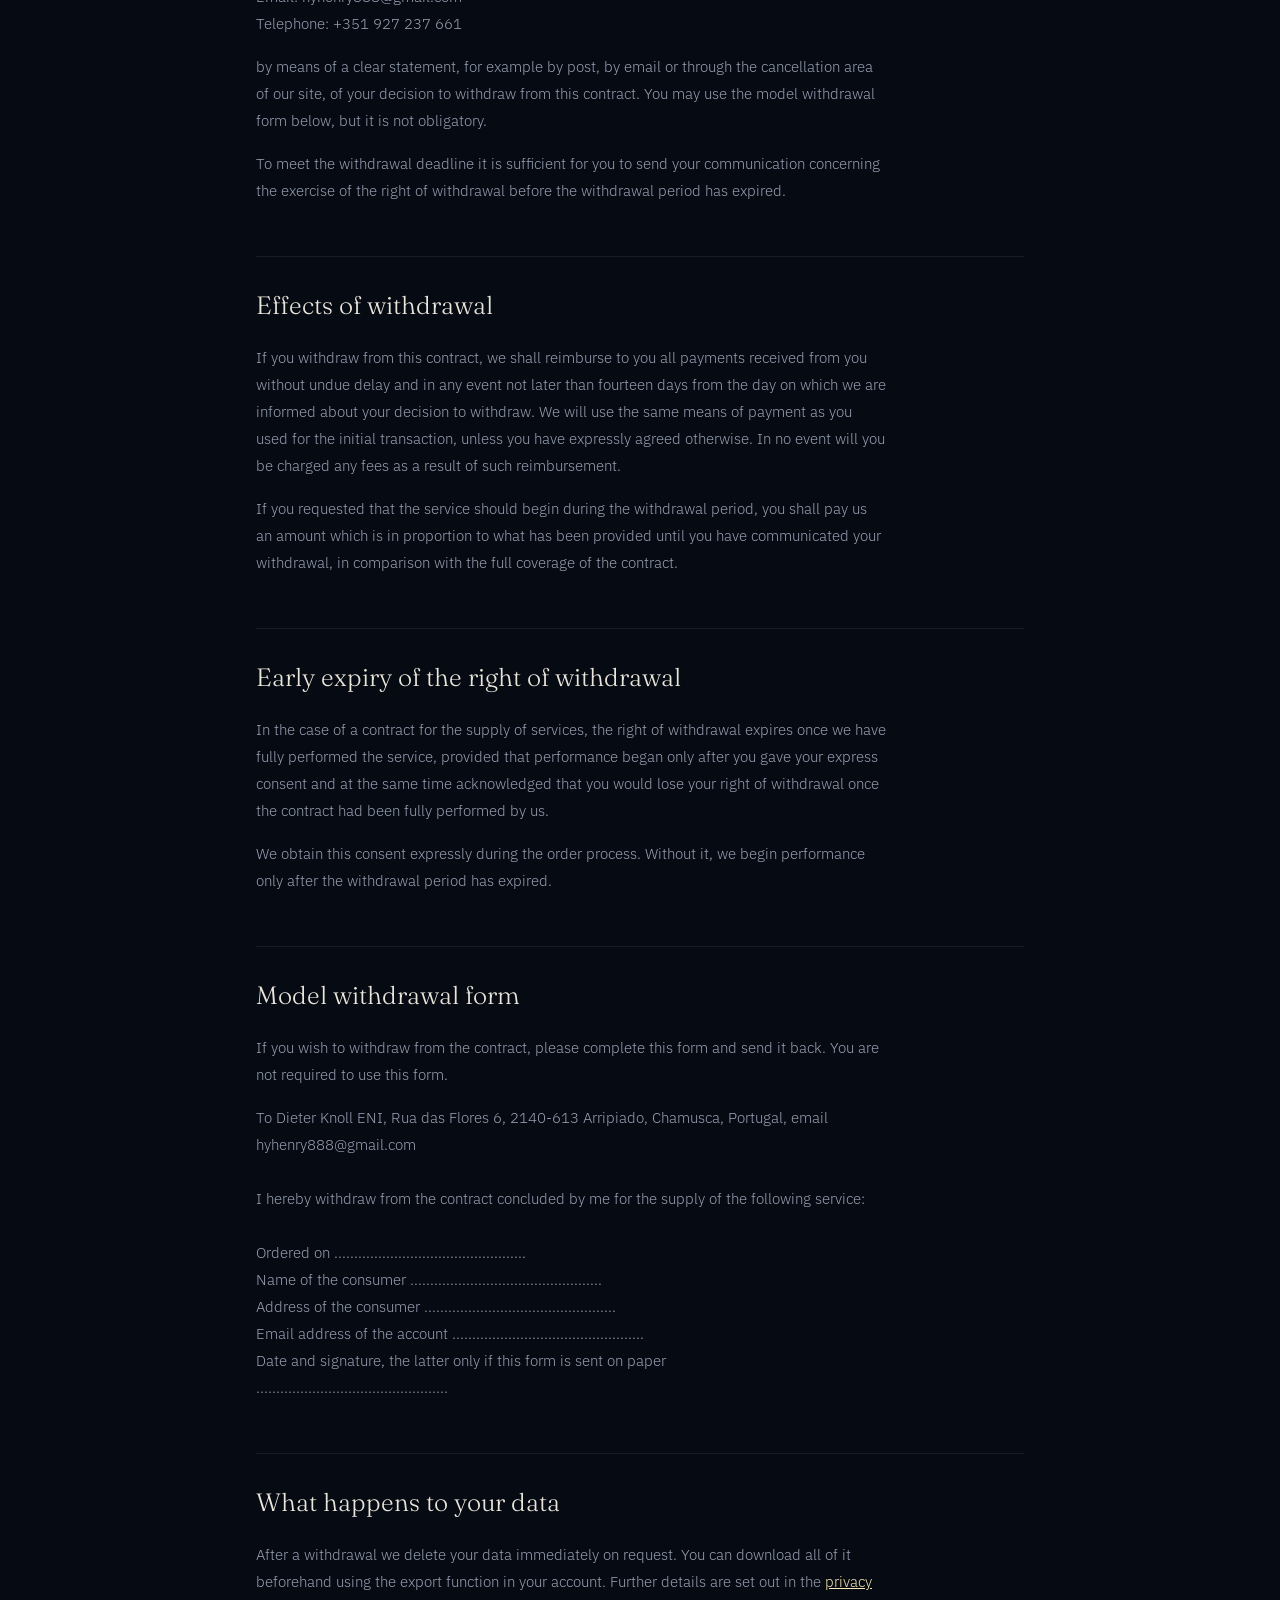
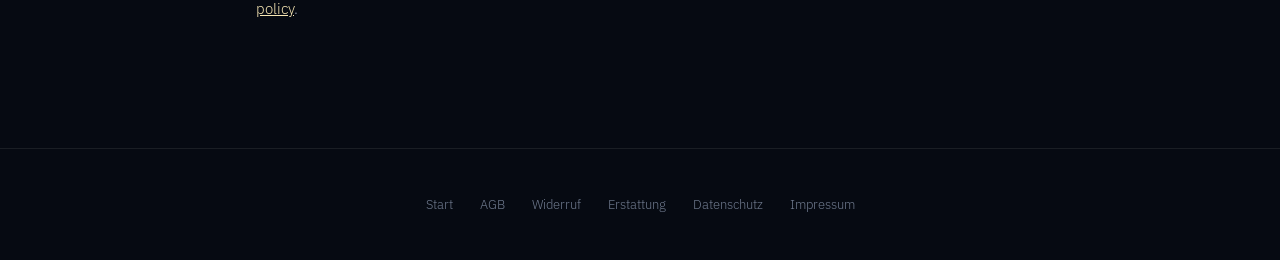
<file: widerruf.html>
<!DOCTYPE html>
<html lang="de">
<head>
<meta charset="utf-8">
<meta name="viewport" content="width=device-width,initial-scale=1">
<title>Widerrufsbelehrung · HENRY</title>
<meta name="robots" content="index,follow">
<link rel="preconnect" href="https://fonts.googleapis.com">
<link rel="preconnect" href="https://fonts.gstatic.com" crossorigin>
<link href="https://fonts.googleapis.com/css2?family=Fraunces:opsz,wght@9..144,300&family=IBM+Plex+Mono:wght@400&family=IBM+Plex+Sans:wght@300;400&display=swap" rel="stylesheet">
<link rel="stylesheet" href="recht.css">
</head>
<body>
<div class="aurora"><b></b><b></b></div>

<nav><div class="in">
  <span class="dot"></span><span class="mk">HENRY</span>
  <a href="index.html">Zurück zur Seite</a>
</div></nav>

<main>
  <h1>Widerrufsbelehrung</h1>
  <p class="stand">Für Verbraucher · Fassung vom 13. August 2026</p>

  <div class="luecke">
    <!-- INTERNER HINWEIS, BEWUSST NICHT MEHR SICHTBAR. Hier stand fuer
         jeden Besucher lesbar "Vor der Veroeffentlichung anwaltlich
         pruefen lassen". Der Hinweis bleibt hier erhalten:
         Der Aufbau folgt dem gesetzlichen Muster. Ob die Formulierung
         im Einzelfall passt, haengt davon ab, wie der Bestellvorgang
         am Ende aussieht. Vor dem ersten Verkauf pruefen lassen. -->
  </div>

  <h2>Widerrufsrecht</h2>
  <p>Sie haben das Recht, binnen vierzehn Tagen ohne Angabe von Gründen diesen Vertrag zu
  widerrufen. Die Widerrufsfrist beträgt vierzehn Tage ab dem Tag des Vertragsabschlusses.</p>
  <p>Um Ihr Widerrufsrecht auszuüben, müssen Sie uns</p>
  <div class="karte">
    <p><strong>Dieter Knoll ENI</strong><br>
    Rua das Flores 6<br>
    2140-613 Arripiado, Chamusca, Portugal<br>
    E-Mail: hyhenry888@gmail.com<br>
    Telefon: +351 927 237 661</p>
  </div>
  <p>mittels einer eindeutigen Erklärung, zum Beispiel per Post, per E-Mail oder über den
  Kündigungsbereich unserer Seite, über Ihren Entschluss, diesen Vertrag zu widerrufen,
  informieren. Sie können dafür das unten stehende Muster-Widerrufsformular verwenden, das
  aber nicht vorgeschrieben ist.</p>
  <p>Zur Wahrung der Widerrufsfrist reicht es aus, dass Sie die Mitteilung über die Ausübung
  des Widerrufsrechts vor Ablauf der Widerrufsfrist absenden.</p>

  <h2>Folgen des Widerrufs</h2>
  <p>Wenn Sie diesen Vertrag widerrufen, haben wir Ihnen alle Zahlungen, die wir von Ihnen
  erhalten haben, unverzüglich und spätestens binnen vierzehn Tagen ab dem Tag zurückzuzahlen,
  an dem die Mitteilung über Ihren Widerruf bei uns eingegangen ist. Für diese Rückzahlung
  verwenden wir dasselbe Zahlungsmittel, das Sie bei der ursprünglichen Zahlung eingesetzt
  haben, es sei denn, mit Ihnen wurde ausdrücklich etwas anderes vereinbart. In keinem Fall
  werden Ihnen wegen dieser Rückzahlung Entgelte berechnet.</p>
  <p>Haben Sie verlangt, dass die Dienstleistung während der Widerrufsfrist beginnen soll, so
  haben Sie uns einen angemessenen Betrag zu zahlen, der dem Anteil der bis zu dem Zeitpunkt,
  zu dem Sie uns von der Ausübung des Widerrufsrechts unterrichten, bereits erbrachten
  Dienstleistungen im Vergleich zum Gesamtumfang der im Vertrag vorgesehenen Dienstleistungen
  entspricht.</p>

  <h2>Vorzeitiges Erlöschen des Widerrufsrechts</h2>
  <p>Das Widerrufsrecht erlischt bei einem Vertrag über die Erbringung von Dienstleistungen,
  wenn wir die Dienstleistung vollständig erbracht haben und mit der Ausführung erst begonnen
  haben, nachdem Sie dazu Ihre ausdrückliche Zustimmung gegeben und gleichzeitig Ihre Kenntnis
  davon bestätigt haben, dass Sie Ihr Widerrufsrecht bei vollständiger Vertragserfüllung durch
  uns verlieren.</p>
  <p>Diese Zustimmung holen wir im Bestellvorgang ausdrücklich ein. Ohne sie beginnen wir erst
  nach Ablauf der Widerrufsfrist mit der Leistung.</p>

  <h2>Muster-Widerrufsformular</h2>
  <p>Wenn Sie den Vertrag widerrufen wollen, füllen Sie bitte dieses Formular aus und senden
  Sie es zurück. Sie müssen dieses Formular nicht verwenden.</p>
  <div class="karte">
    <p>An Dieter Knoll ENI, Rua das Flores 6, 2140-613 Arripiado, Chamusca, Portugal,
    E-Mail hyhenry888@gmail.com</p>
    <p>Hiermit widerrufe ich den von mir abgeschlossenen Vertrag über die Erbringung der
    folgenden Dienstleistung:</p>
    <p>Bestellt am ................................................</p>
    <p>Name des Verbrauchers ................................................</p>
    <p>Anschrift des Verbrauchers ................................................</p>
    <p>E-Mail-Adresse des Kontos ................................................</p>
    <p>Datum und Unterschrift, letztere nur bei Mitteilung auf Papier
    ................................................</p>
  </div>

  <h2>Was mit Ihren Daten geschieht</h2>
  <p>Nach einem Widerruf löschen wir Ihre Daten auf Wunsch sofort. Sie können sie vorher über
  die Ausfuhrfunktion in Ihrem Konto vollständig herunterladen. Näheres steht in der
  <a href="datenschutz.html">Datenschutzerklärung</a>.</p>

  <h1 style="margin-top:60px">Right of withdrawal</h1>
  <p class="stand">For consumers &middot; English version &middot; 13 August 2026</p>
  <p>This is a translation of the German version above. In case of any discrepancy, the
  German version prevails.</p>

  <h2>Right of withdrawal</h2>
  <p>You have the right to withdraw from this contract within fourteen days without giving
  any reason. The withdrawal period is fourteen days from the day on which the contract was
  concluded.</p>
  <p>To exercise your right of withdrawal you must inform us</p>
  <p class="block">
    Dieter Knoll ENI<br>
    Rua das Flores 6<br>
    2140-613 Arripiado, Chamusca, Portugal<br>
    Email: hyhenry888@gmail.com<br>
    Telephone: +351 927 237 661
  </p>
  <p>by means of a clear statement, for example by post, by email or through the cancellation
  area of our site, of your decision to withdraw from this contract. You may use the model
  withdrawal form below, but it is not obligatory.</p>
  <p>To meet the withdrawal deadline it is sufficient for you to send your communication
  concerning the exercise of the right of withdrawal before the withdrawal period has
  expired.</p>

  <h2>Effects of withdrawal</h2>
  <p>If you withdraw from this contract, we shall reimburse to you all payments received
  from you without undue delay and in any event not later than fourteen days from the day on
  which we are informed about your decision to withdraw. We will use the same means of
  payment as you used for the initial transaction, unless you have expressly agreed
  otherwise. In no event will you be charged any fees as a result of such reimbursement.</p>
  <p>If you requested that the service should begin during the withdrawal period, you shall
  pay us an amount which is in proportion to what has been provided until you have
  communicated your withdrawal, in comparison with the full coverage of the contract.</p>

  <h2>Early expiry of the right of withdrawal</h2>
  <p>In the case of a contract for the supply of services, the right of withdrawal expires
  once we have fully performed the service, provided that performance began only after you
  gave your express consent and at the same time acknowledged that you would lose your right
  of withdrawal once the contract had been fully performed by us.</p>
  <p>We obtain this consent expressly during the order process. Without it, we begin
  performance only after the withdrawal period has expired.</p>

  <h2>Model withdrawal form</h2>
  <p>If you wish to withdraw from the contract, please complete this form and send it back.
  You are not required to use this form.</p>
  <p class="block">
    To Dieter Knoll ENI, Rua das Flores 6, 2140-613 Arripiado, Chamusca, Portugal,
    email hyhenry888@gmail.com<br><br>
    I hereby withdraw from the contract concluded by me for the supply of the following
    service:<br><br>
    Ordered on ................................................<br>
    Name of the consumer ................................................<br>
    Address of the consumer ................................................<br>
    Email address of the account ................................................<br>
    Date and signature, the latter only if this form is sent on paper<br>
    ................................................
  </p>

  <h2>What happens to your data</h2>
  <p>After a withdrawal we delete your data immediately on request. You can download all of
  it beforehand using the export function in your account. Further details are set out in the
  <a href="datenschutz.html">privacy policy</a>.</p>
</main>

<footer>
  <a href="index.html">Start</a>
  <a href="agb.html">AGB</a>
  <a href="widerruf.html">Widerruf</a>
  <a href="erstattung.html">Erstattung</a>
  <a href="datenschutz.html">Datenschutz</a>
  <a href="impressum.html">Impressum</a>
</footer>
</body>
</html>
</file>
<file: recht.css>
:root{
  --ink:#060A12; --g1:#F7E7B4; --g2:#C79A3C; --g3:#7C5C1C;
  --metall:linear-gradient(135deg,#F7E7B4,#D9B45C 28%,#9C7526 54%,#EBD292 76%,#C79A3C);
  --paper:#E9E5DB; --haze:#6F7A8E; --haze2:#98A2B4;
  --line:rgba(233,229,219,.09); --line2:rgba(199,154,60,.28);
  --fd:"Fraunces",Georgia,serif; --fb:"IBM Plex Sans",system-ui,sans-serif; --fm:"IBM Plex Mono",monospace;
}
*{box-sizing:border-box;margin:0;padding:0}
body{background:var(--ink);color:var(--paper);font-family:var(--fb);font-weight:300;
 font-size:15px;line-height:1.8;-webkit-font-smoothing:antialiased}
.aurora{position:fixed;inset:0;z-index:0;pointer-events:none;overflow:hidden}
.aurora b{position:absolute;display:block;border-radius:50%;filter:blur(130px)}
.aurora b:nth-child(1){width:60vw;height:60vw;left:-20vw;top:10vh;background:#C79A3C;opacity:.09}
.aurora b:nth-child(2){width:50vw;height:50vw;right:-16vw;top:60vh;background:#2B4A9E;opacity:.1}

nav{position:sticky;top:0;z-index:20;background:rgba(6,10,18,.86);backdrop-filter:blur(18px);
 border-bottom:1px solid var(--line)}
nav .in{max-width:820px;margin:0 auto;padding:16px 26px;display:flex;align-items:center;gap:12px}
nav .dot{width:5px;height:5px;border-radius:50%;background:var(--g2);box-shadow:0 0 10px var(--g2)}
nav .mk{font-family:var(--fd);font-size:15px;letter-spacing:.32em;font-weight:400}
nav a{margin-left:auto;color:var(--haze2);text-decoration:none;font-size:12.5px;letter-spacing:.06em;transition:.25s}
nav a:hover{color:var(--g1)}

main{position:relative;z-index:2;max-width:820px;margin:0 auto;padding:70px 26px 110px}
h1{font-family:var(--fd);font-weight:300;font-size:clamp(34px,5vw,52px);line-height:1.1;margin-bottom:10px}
.stand{font-family:var(--fm);font-size:10px;letter-spacing:.24em;color:var(--g2);
 text-transform:uppercase;margin-bottom:54px}
h2{font-family:var(--fd);font-weight:300;font-size:25px;margin:52px 0 16px;
 padding-top:26px;border-top:1px solid var(--line)}
h3{font-family:var(--fm);font-size:10.5px;letter-spacing:.22em;color:var(--g2);
 text-transform:uppercase;margin:30px 0 10px}
p{color:var(--haze2);margin-bottom:16px;max-width:70ch}
p strong,li strong{color:var(--paper);font-weight:400}
ul{list-style:none;margin:0 0 20px}
li{color:var(--haze2);padding:9px 0 9px 20px;position:relative;max-width:70ch}
li::before{content:"";position:absolute;left:0;top:19px;width:8px;height:1px;background:var(--g2)}
a{color:var(--g1)}
.karte{border:1px solid var(--line);padding:24px 26px;margin:22px 0;background:rgba(255,255,255,.018)}
.karte p:last-child{margin-bottom:0}
.luecke{border-left:2px solid #C4685E;background:rgba(196,104,94,.07);padding:16px 20px;margin:16px 0}
.luecke p{color:#E8B5AE;margin:0;font-size:13.5px}
table{width:100%;border-collapse:collapse;margin:22px 0;font-size:13.5px}
th{text-align:left;font-family:var(--fm);font-size:9.5px;letter-spacing:.2em;color:var(--g2);
 text-transform:uppercase;font-weight:400;padding:10px 12px 10px 0;border-bottom:1px solid var(--line2)}
td{padding:14px 12px 14px 0;border-bottom:1px solid var(--line);color:var(--haze2);vertical-align:top}
td:first-child{color:var(--paper)}
footer{position:relative;z-index:2;border-top:1px solid var(--line);padding:44px 26px;text-align:center;
 color:var(--haze);font-size:12.5px}
footer a{margin:0 12px;text-decoration:none;color:var(--haze)}
footer a:hover{color:var(--g1)}
@media(max-width:640px){main{padding:44px 18px 70px}table{font-size:12.5px}}

/* ══════════════════════════════ Datenschutz, neue Bausteine */

/* Aufzaehlung mit Haken statt Punkten. Liest sich als "das ist erledigt",
 * nicht als "hier ist noch eine Bedingung". */
.kurz{list-style:none;margin:14px 0 26px;padding:0}
.kurz li{position:relative;padding:9px 0 9px 26px;line-height:1.75;
 border-bottom:1px solid rgba(255,255,255,.05)}
.kurz li::before{content:"";position:absolute;left:2px;top:16px;width:9px;height:5px;
 border-left:1.5px solid var(--g2);border-bottom:1.5px solid var(--g2);
 transform:rotate(-45deg);opacity:.85}

/* Ein Hinweis, der wirklich wichtig ist. Bewusst sparsam einsetzen,
 * sonst liest ihn niemand mehr. */
.warnung{border:1px solid rgba(199,122,122,.35);border-left:2px solid #C77A7A;
 background:rgba(199,122,122,.06);padding:16px 20px;margin:18px 0 26px;border-radius:6px}
.warnung p{margin:0;line-height:1.75}

/* Die Tabelle der Dienstleister. Auf dem Handy werden aus Spalten Zeilen,
 * weil vier Spalten dort nicht lesbar sind. */
.dienste{width:100%;border-collapse:collapse;margin:18px 0 26px;font-size:14.5px}
.dienste th{text-align:left;font-family:var(--fm,monospace);font-size:10px;
 letter-spacing:.16em;text-transform:uppercase;color:var(--g2);
 padding:0 12px 10px 0;border-bottom:1px solid rgba(255,255,255,.12);font-weight:400}
.dienste td{padding:11px 12px 11px 0;border-bottom:1px solid rgba(255,255,255,.05);
 vertical-align:top;line-height:1.6}
.dienste td:first-child{white-space:nowrap}
@media(max-width:720px){
  .dienste,.dienste tbody,.dienste tr,.dienste td{display:block;width:100%}
  .dienste thead{display:none}
  .dienste tr{padding:12px 0;border-bottom:1px solid rgba(255,255,255,.08)}
  .dienste td{border:none;padding:2px 0}
  .dienste td:first-child{font-weight:400;color:var(--g1)}
  .dienste td:nth-child(2)::before{content:"Wofür: ";color:var(--haze)}
  .dienste td:nth-child(3)::before{content:"Erhält: ";color:var(--haze)}
  .dienste td:nth-child(4)::before{content:"Ort: ";color:var(--haze)}
}
</file>
